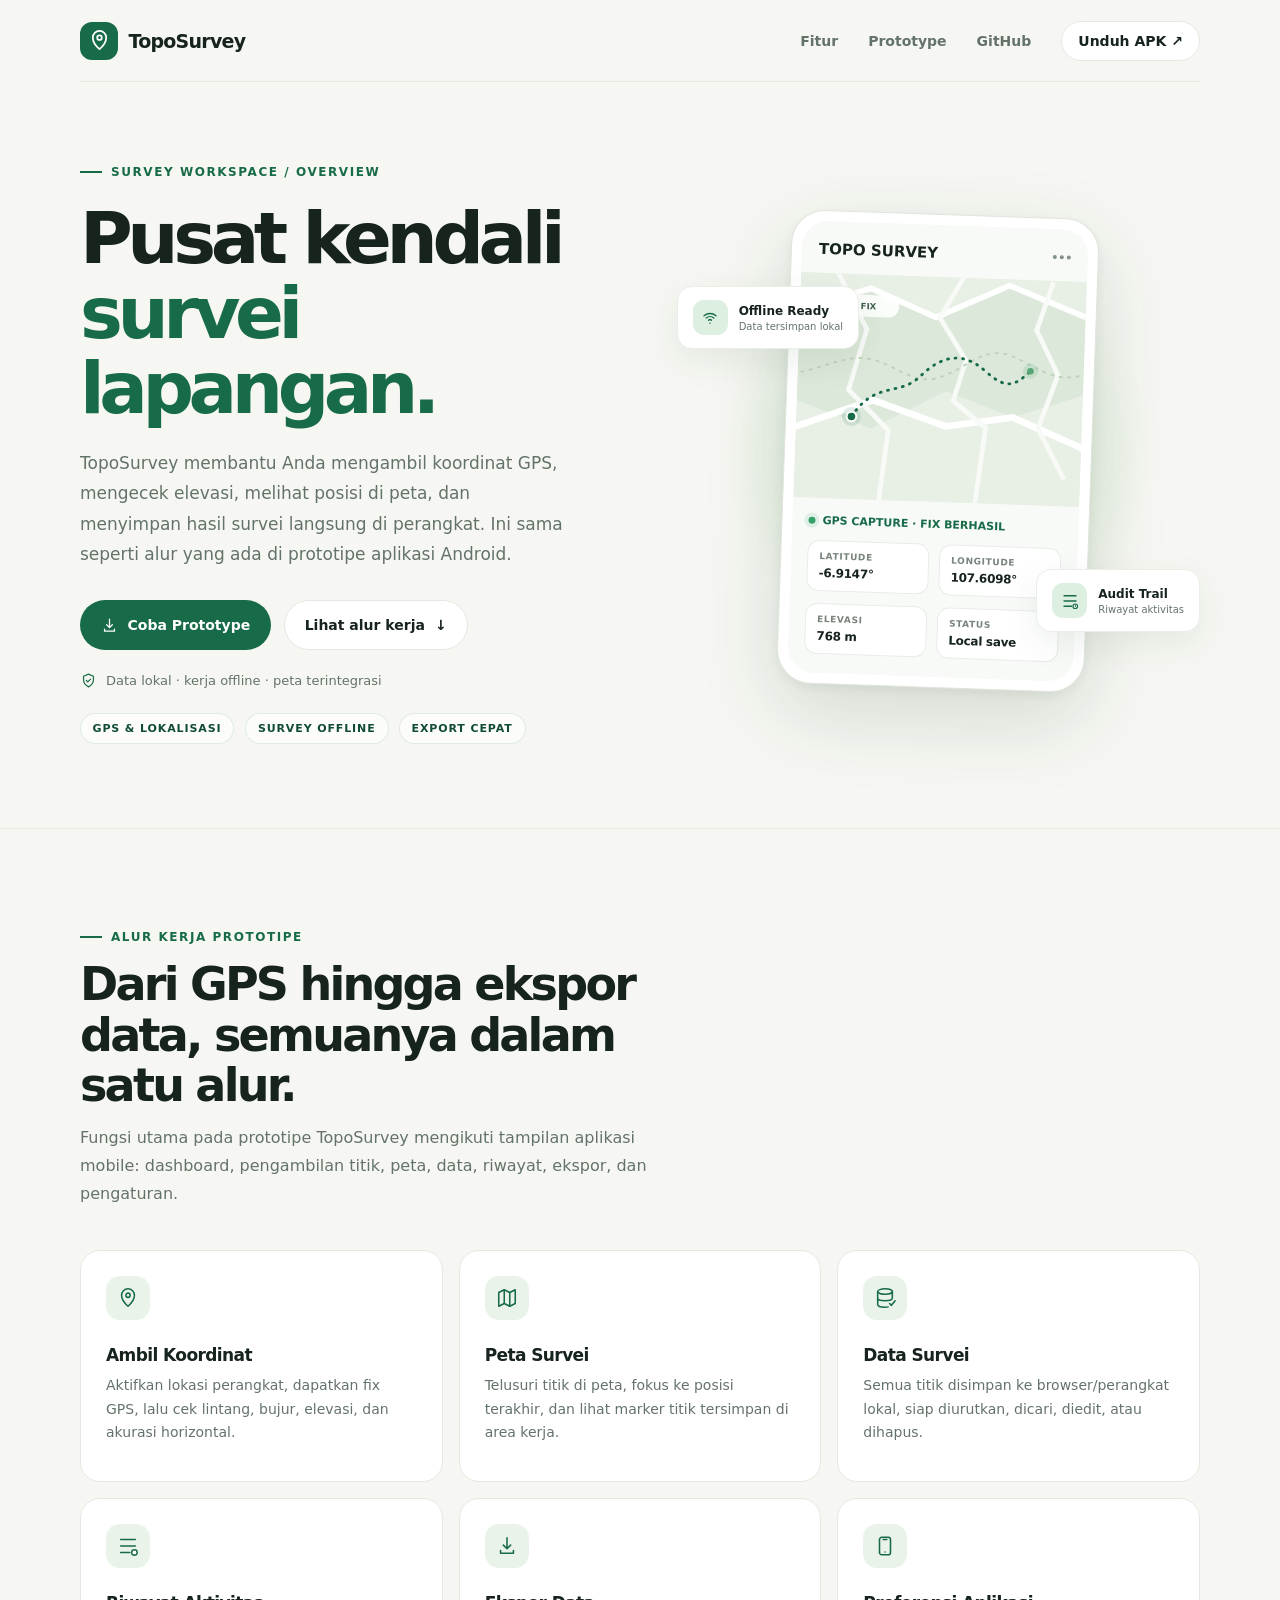
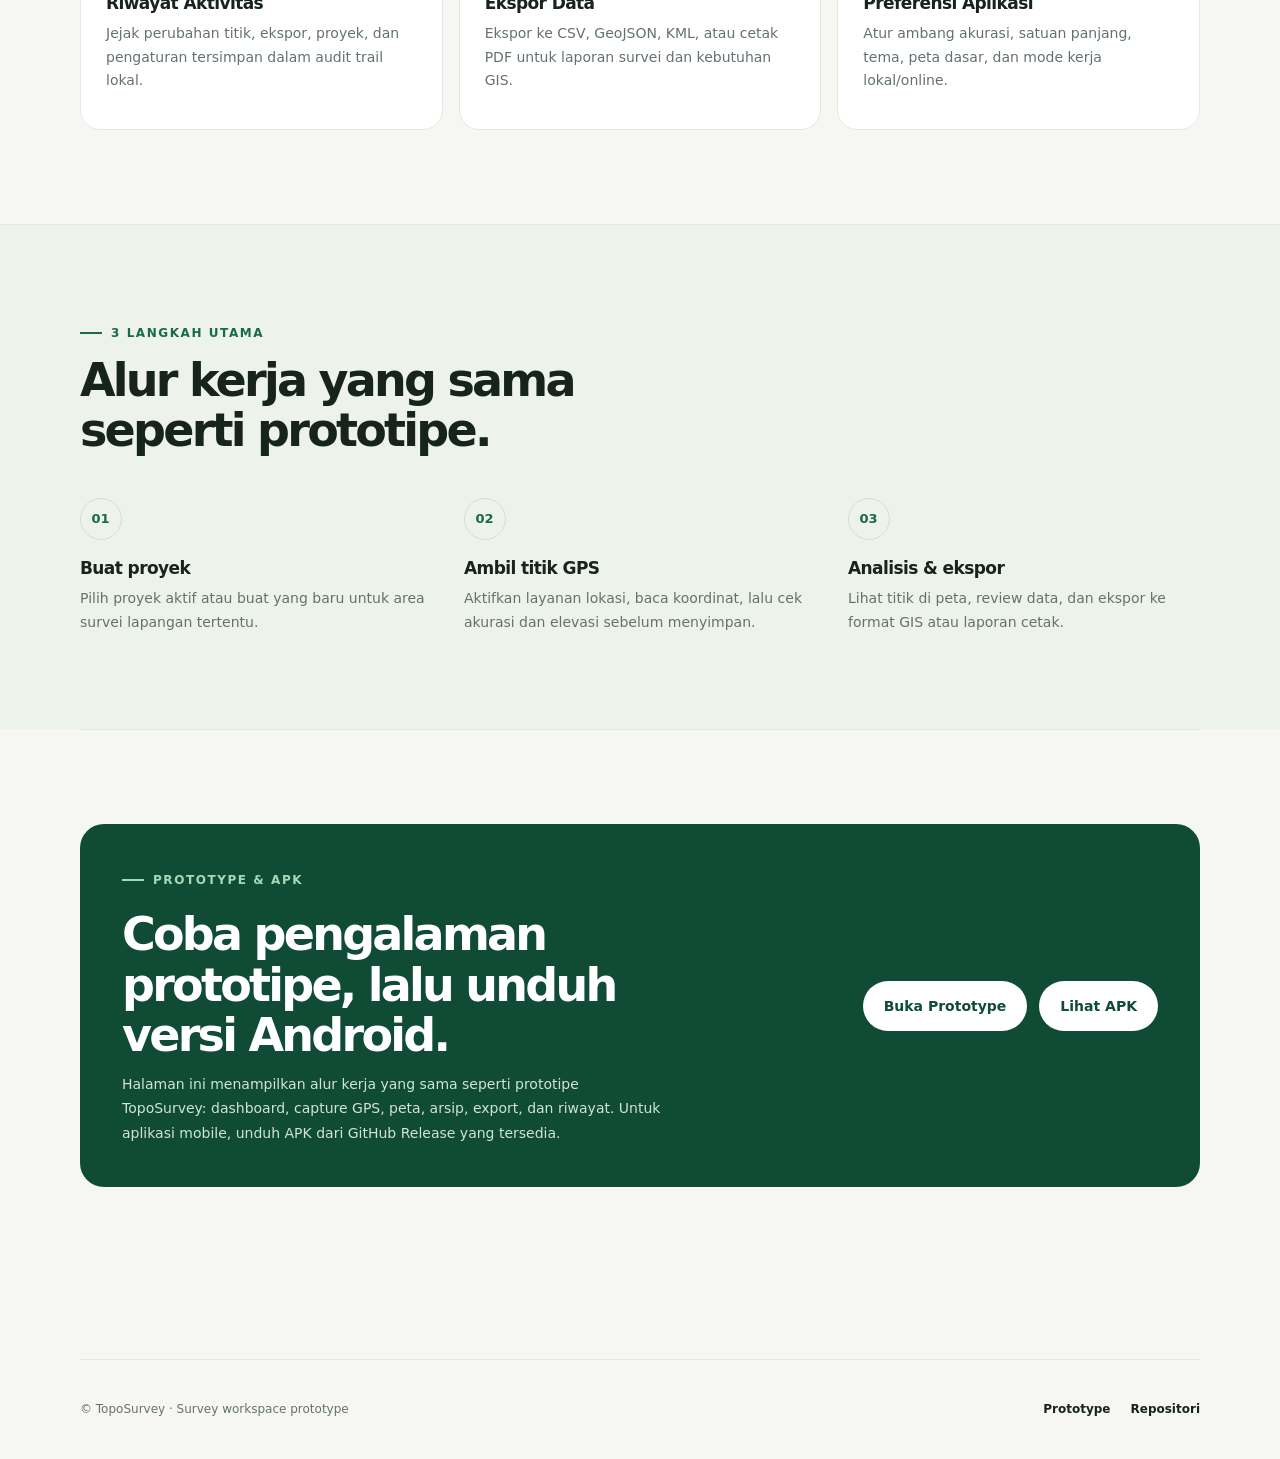
<file: index.html>
<!doctype html>
<html lang="id">
  <head>
    <meta charset="utf-8">
    <meta name="viewport" content="width=device-width, initial-scale=1">
    <meta name="theme-color" content="#f6f7f2">
    <meta
      name="description"
      content="TopoSurvey membantu mencatat koordinat dan elevasi, melihat titik di peta, dan menyimpan hasil survei secara offline di Android."
    >
    <title>TopoSurvey — Survei lapangan, lebih sederhana</title>
    <style>
      :root {
        color-scheme: light;
        --ink: #17231d;
        --muted: #64736a;
        --green: #176b48;
        --green-dark: #104c35;
        --mint: #dcefe1;
        --paper: #f6f7f2;
        --line: #e3e9e1;
        --white: #fff;
        font-family: Inter, ui-sans-serif, system-ui, -apple-system, BlinkMacSystemFont, "Segoe UI", sans-serif;
        font-synthesis: none;
        text-rendering: optimizeLegibility;
        -webkit-font-smoothing: antialiased;
        -moz-osx-font-smoothing: grayscale;
      }

      * {
        box-sizing: border-box;
      }

      html {
        scroll-behavior: smooth;
      }

      body {
        margin: 0;
        background: var(--paper);
        color: var(--ink);
      }

      a {
        color: inherit;
      }

      .shell {
        width: min(1120px, calc(100% - 48px));
        margin: 0 auto;
      }

      .site-header {
        display: flex;
        min-height: 82px;
        align-items: center;
        justify-content: space-between;
        border-bottom: 1px solid var(--line);
      }

      .brand {
        display: inline-flex;
        align-items: center;
        gap: 11px;
        color: var(--ink);
        font-size: 19px;
        font-weight: 750;
        letter-spacing: -0.04em;
        text-decoration: none;
      }

      .brand-mark {
        display: grid;
        width: 38px;
        height: 38px;
        place-items: center;
        border-radius: 12px;
        background: var(--green);
        color: var(--white);
      }

      .brand-mark svg {
        width: 23px;
        height: 23px;
      }

      .nav-links {
        display: flex;
        align-items: center;
        gap: 30px;
        color: var(--muted);
        font-size: 14px;
        font-weight: 600;
      }

      .nav-links a {
        text-decoration: none;
      }

      .nav-links a:hover,
      .text-link:hover {
        color: var(--green);
      }

      .nav-links .nav-cta {
        padding: 11px 16px;
        border: 1px solid var(--line);
        border-radius: 999px;
        background: var(--white);
        color: var(--ink);
      }

      .hero {
        display: grid;
        min-height: 650px;
        grid-template-columns: 1.02fr 0.98fr;
        align-items: center;
        gap: 52px;
        padding: 76px 0 84px;
      }

      .eyebrow {
        display: inline-flex;
        align-items: center;
        gap: 9px;
        margin: 0 0 22px;
        color: var(--green);
        font-size: 12px;
        font-weight: 800;
        letter-spacing: 0.13em;
        text-transform: uppercase;
      }

      .eyebrow::before {
        width: 22px;
        height: 2px;
        background: currentColor;
        content: "";
      }

      h1,
      h2,
      h3,
      p {
        margin-top: 0;
      }

      h1 {
        max-width: 610px;
        margin-bottom: 22px;
        font-size: clamp(44px, 6vw, 72px);
        font-weight: 760;
        letter-spacing: -0.075em;
        line-height: 1.04;
      }

      h1 span {
        color: var(--green);
      }

      .hero-copy {
        max-width: 490px;
        margin-bottom: 30px;
        color: var(--muted);
        font-size: 17px;
        line-height: 1.8;
      }

      .actions {
        display: flex;
        flex-wrap: wrap;
        align-items: center;
        gap: 12px;
      }

      .button {
        display: inline-flex;
        min-height: 50px;
        align-items: center;
        justify-content: center;
        gap: 10px;
        padding: 0 20px;
        border: 1px solid transparent;
        border-radius: 999px;
        font-size: 14px;
        font-weight: 700;
        text-decoration: none;
        transition: transform 160ms ease, background 160ms ease;
      }

      .button:hover {
        transform: translateY(-2px);
      }

      .button-primary {
        background: var(--green);
        color: var(--white);
      }

      .button-primary:hover {
        background: var(--green-dark);
      }

      .button-secondary {
        border-color: var(--line);
        background: var(--white);
      }

      .button svg {
        width: 17px;
        height: 17px;
      }

      .trust-note {
        display: flex;
        align-items: center;
        gap: 9px;
        margin: 22px 0 0;
        color: var(--muted);
        font-size: 13px;
      }

      .trust-note svg {
        width: 17px;
        height: 17px;
        flex: 0 0 auto;
        color: var(--green);
      }

      .hero-metrics {
        display: flex;
        flex-wrap: wrap;
        gap: 10px;
        margin-top: 24px;
      }

      .hero-metrics span {
        padding: 8px 12px;
        border: 1px solid rgba(23, 107, 72, 0.12);
        border-radius: 999px;
        background: rgba(255, 255, 255, 0.7);
        color: var(--green-dark);
        font-size: 11px;
        font-weight: 700;
        letter-spacing: 0.08em;
        text-transform: uppercase;
      }

      .preview-wrap {
        position: relative;
        display: grid;
        min-height: 455px;
        place-items: center;
      }

      .preview-glow {
        position: absolute;
        width: min(430px, 100%);
        aspect-ratio: 1;
        border-radius: 50%;
        background: radial-gradient(circle, #e0eddb 0, #e0eddb 35%, transparent 70%);
      }

      .phone {
        position: relative;
        width: min(308px, 78%);
        padding: 10px;
        border: 1px solid #dfe5dc;
        border-radius: 34px;
        background: #fff;
        box-shadow: 0 28px 80px #173a2426, 0 4px 12px #173a2410;
        transform: rotate(2deg);
      }

      .phone-screen {
        overflow: hidden;
        border-radius: 26px;
        background: #f8faf7;
      }

      .phone-top {
        display: flex;
        align-items: center;
        justify-content: space-between;
        padding: 19px 17px 15px;
      }

      .phone-title {
        margin: 0;
        font-size: 15px;
        font-weight: 750;
      }

      .phone-menu {
        display: flex;
        gap: 3px;
      }

      .phone-menu i {
        width: 4px;
        height: 4px;
        border-radius: 50%;
        background: #849188;
      }

      .map-art {
        display: block;
        width: 100%;
        height: 225px;
        background: #e8efe5;
      }

      .phone-data {
        padding: 16px 16px 19px;
      }

      .gps-status {
        display: flex;
        align-items: center;
        gap: 7px;
        margin-bottom: 13px;
        color: var(--green);
        font-size: 11px;
        font-weight: 750;
      }

      .gps-status::before {
        width: 7px;
        height: 7px;
        border-radius: 50%;
        background: #36a269;
        box-shadow: 0 0 0 4px #36a26920;
        content: "";
      }

      .reading {
        display: grid;
        grid-template-columns: 1fr 1fr;
        gap: 12px 10px;
      }

      .reading-item {
        padding: 10px 11px;
        border: 1px solid #e8ede7;
        border-radius: 12px;
        background: #fff;
      }

      .reading-label {
        display: block;
        margin-bottom: 5px;
        color: #78847b;
        font-size: 9px;
        font-weight: 700;
        letter-spacing: 0.07em;
        text-transform: uppercase;
      }

      .reading-value {
        display: block;
        font-size: 12px;
        font-weight: 750;
        letter-spacing: -0.025em;
      }

      .float-card {
        position: absolute;
        display: flex;
        align-items: center;
        gap: 11px;
        padding: 13px 15px;
        border: 1px solid #e9eee7;
        border-radius: 15px;
        background: var(--white);
        box-shadow: 0 12px 35px #173a2414;
      }

      .float-card.history {
        right: 0;
        bottom: 56px;
      }

      .float-card.offline {
        top: 72px;
        left: 0;
      }

      .float-icon {
        display: grid;
        width: 35px;
        height: 35px;
        flex: 0 0 auto;
        place-items: center;
        border-radius: 11px;
        background: var(--mint);
        color: var(--green);
      }

      .float-icon svg {
        width: 18px;
        height: 18px;
      }

      .float-card strong,
      .float-card small {
        display: block;
      }

      .float-card strong {
        margin-bottom: 3px;
        font-size: 12px;
      }

      .float-card small {
        color: var(--muted);
        font-size: 10px;
      }

      .section {
        padding: 94px 0;
        border-top: 1px solid var(--line);
      }

      .section-heading {
        max-width: 600px;
        margin-bottom: 42px;
      }

      .section-heading .eyebrow {
        margin-bottom: 15px;
      }

      h2 {
        margin-bottom: 13px;
        font-size: clamp(32px, 4vw, 46px);
        letter-spacing: -0.06em;
        line-height: 1.1;
      }

      .section-heading > p:last-child {
        margin-bottom: 0;
        color: var(--muted);
        font-size: 16px;
        line-height: 1.75;
      }

      .features {
        display: grid;
        grid-template-columns: repeat(3, 1fr);
        gap: 16px;
      }

      .feature-card {
        min-height: 232px;
        padding: 25px;
        border: 1px solid var(--line);
        border-radius: 20px;
        background: var(--white);
      }

      .feature-icon {
        display: grid;
        width: 44px;
        height: 44px;
        margin-bottom: 25px;
        place-items: center;
        border-radius: 14px;
        background: #eaf3e9;
        color: var(--green);
      }

      .feature-icon svg {
        width: 22px;
        height: 22px;
      }

      h3 {
        margin-bottom: 9px;
        font-size: 17px;
        letter-spacing: -0.035em;
      }

      .feature-card p {
        margin-bottom: 0;
        color: var(--muted);
        font-size: 14px;
        line-height: 1.7;
      }

      .how-section {
        background: #edf2eb;
      }

      .steps {
        display: grid;
        grid-template-columns: repeat(3, 1fr);
        gap: 32px;
        counter-reset: step;
      }

      .step {
        counter-increment: step;
      }

      .step-number {
        display: grid;
        width: 42px;
        height: 42px;
        margin-bottom: 18px;
        place-items: center;
        border: 1px solid #d1dfd1;
        border-radius: 50%;
        color: var(--green);
        font-size: 13px;
        font-weight: 800;
      }

      .step-number::before {
        content: "0" counter(step);
      }

      .step p {
        margin-bottom: 0;
        color: var(--muted);
        font-size: 14px;
        line-height: 1.7;
      }

      .download {
        display: flex;
        align-items: center;
        justify-content: space-between;
        gap: 32px;
        padding: 42px;
        border-radius: 24px;
        background: var(--green-dark);
        color: var(--white);
      }

      .download .eyebrow {
        color: #a9d8b8;
      }

      .download h2 {
        max-width: 510px;
        margin-bottom: 11px;
      }

      .download-copy {
        max-width: 540px;
        margin-bottom: 0;
        color: #d2e3d6;
        font-size: 14px;
        line-height: 1.75;
      }

      .download .button {
        flex: 0 0 auto;
        background: var(--white);
        color: var(--green-dark);
      }

      .download .button:hover {
        background: #e8f4e9;
      }

      .site-footer {
        display: flex;
        min-height: 100px;
        align-items: center;
        justify-content: space-between;
        gap: 20px;
        margin-top: 78px;
        border-top: 1px solid var(--line);
        color: var(--muted);
        font-size: 12px;
      }

      .site-footer p {
        margin: 0;
      }

      .footer-links {
        display: flex;
        gap: 20px;
      }

      .text-link {
        color: var(--ink);
        font-weight: 650;
        text-decoration: none;
      }

      .brand {
        animation: fadeInDown 0.7s ease both;
      }

      .brand-mark {
        animation: pulseSoft 4s ease-in-out infinite;
      }

      .nav-links a {
        animation: fadeInUp 0.8s ease both;
      }

      .nav-links a:nth-child(1) { animation-delay: 0.05s; }
      .nav-links a:nth-child(2) { animation-delay: 0.12s; }
      .nav-links a:nth-child(3) { animation-delay: 0.18s; }
      .nav-links a:nth-child(4) { animation-delay: 0.24s; }

      .eyebrow,
      .hero-content h1,
      .hero-copy,
      .actions,
      .trust-note,
      .hero-metrics {
        animation: fadeInUp 0.9s ease both;
      }

      .hero-content h1 { animation-delay: 0.08s; }
      .hero-copy { animation-delay: 0.16s; }
      .actions { animation-delay: 0.22s; }
      .trust-note { animation-delay: 0.28s; }
      .hero-metrics { animation-delay: 0.34s; }

      .button-primary { animation: buttonPulse 4s ease-in-out infinite; }
      .button-secondary { animation: driftSway 6s ease-in-out infinite; }

      .preview-glow {
        animation: glowPulse 4.8s ease-in-out infinite;
      }

      .phone {
        animation: floatPhone 7s ease-in-out infinite;
      }

      .phone-screen {
        animation: tiltSoft 7s ease-in-out infinite alternate;
      }

      .float-card.offline {
        animation: floatCardOne 5.4s ease-in-out infinite;
      }

      .float-card.history {
        animation: floatCardTwo 6.8s ease-in-out infinite;
      }

      .feature-card:nth-child(1) { animation: cardRise 0.7s 0.05s both; }
      .feature-card:nth-child(2) { animation: cardRise 0.7s 0.1s both; }
      .feature-card:nth-child(3) { animation: cardRise 0.7s 0.15s both; }
      .feature-card:nth-child(4) { animation: cardRise 0.7s 0.2s both; }
      .feature-card:nth-child(5) { animation: cardRise 0.7s 0.25s both; }
      .feature-card:nth-child(6) { animation: cardRise 0.7s 0.3s both; }

      .step:nth-child(1) { animation: slideInLeft 0.8s ease both; }
      .step:nth-child(2) { animation: slideInUp 0.8s ease both; }
      .step:nth-child(3) { animation: slideInRight 0.8s ease both; }

      .download {
        animation: zoomInCard 0.9s ease both;
      }

      .site-footer {
        animation: fadeInUp 0.9s ease both;
      }

      @keyframes fadeInDown {
        from {
          opacity: 0;
          transform: translateY(-18px);
        }
        to {
          opacity: 1;
          transform: translateY(0);
        }
      }

      @keyframes fadeInUp {
        from {
          opacity: 0;
          transform: translateY(18px);
        }
        to {
          opacity: 1;
          transform: translateY(0);
        }
      }

      @keyframes pulseSoft {
        0%, 100% { transform: scale(1); box-shadow: 0 12px 28px rgba(23, 107, 72, 0.2); }
        50% { transform: scale(1.05); box-shadow: 0 18px 32px rgba(23, 107, 72, 0.28); }
      }

      @keyframes buttonPulse {
        0%, 100% { transform: translateY(0); }
        50% { transform: translateY(-2px) scale(1.01); }
      }

      @keyframes driftSway {
        0%, 100% { transform: rotate(0deg) translateX(0); }
        50% { transform: rotate(-1.5deg) translateX(2px); }
      }

      @keyframes glowPulse {
        0%, 100% { transform: scale(0.96); opacity: 0.7; }
        50% { transform: scale(1.08); opacity: 1; }
      }

      @keyframes floatPhone {
        0%, 100% { transform: translateY(0) rotate(2deg); }
        50% { transform: translateY(-12px) rotate(1deg); }
      }

      @keyframes tiltSoft {
        0% { transform: perspective(1000px) rotateX(0deg) rotateY(0deg); }
        100% { transform: perspective(1000px) rotateX(2deg) rotateY(-2deg); }
      }

      @keyframes floatCardOne {
        0%, 100% { transform: translateY(0) translateX(0); }
        50% { transform: translateY(-10px) translateX(6px); }
      }

      @keyframes floatCardTwo {
        0%, 100% { transform: translateY(0) translateX(0); }
        50% { transform: translateY(-14px) translateX(-6px); }
      }

      @keyframes cardRise {
        from {
          opacity: 0;
          transform: translateY(20px);
        }
        to {
          opacity: 1;
          transform: translateY(0);
        }
      }

      @keyframes slideInLeft {
        from { opacity: 0; transform: translateX(-22px); }
        to { opacity: 1; transform: translateX(0); }
      }

      @keyframes slideInUp {
        from { opacity: 0; transform: translateY(20px); }
        to { opacity: 1; transform: translateY(0); }
      }

      @keyframes slideInRight {
        from { opacity: 0; transform: translateX(22px); }
        to { opacity: 1; transform: translateX(0); }
      }

      @keyframes zoomInCard {
        from {
          opacity: 0;
          transform: scale(0.97);
        }
        to {
          opacity: 1;
          transform: scale(1);
        }
      }

      @keyframes floatingBadge {
        0%, 100% { transform: translateY(0); }
        50% { transform: translateY(-8px); }
      }

      @keyframes orbitGlow {
        0%, 100% { opacity: 0.5; transform: scale(1); }
        50% { opacity: 1; transform: scale(1.08); }
      }

      @keyframes shimmer {
        0% { background-position: -200% 0; }
        100% { background-position: 200% 0; }
      }

      @keyframes spinSlow {
        from { transform: rotate(0deg); }
        to { transform: rotate(360deg); }
      }

      @keyframes breathe {
        0%, 100% { transform: scale(1); opacity: 0.92; }
        50% { transform: scale(1.04); opacity: 1; }
      }

      @keyframes ripple {
        0% { box-shadow: 0 0 0 0 rgba(23, 107, 72, 0.25); }
        70% { box-shadow: 0 0 0 18px rgba(23, 107, 72, 0); }
        100% { box-shadow: 0 0 0 0 rgba(23, 107, 72, 0); }
      }

      @keyframes pulseHalo {
        0%, 100% { transform: scale(1); opacity: 0.5; }
        50% { transform: scale(1.12); opacity: 1; }
      }

      @keyframes badgePop {
        0%, 100% { transform: scale(1); }
        50% { transform: scale(1.08); }
      }

      @keyframes navFloat {
        0%, 100% { transform: translateY(0); }
        50% { transform: translateY(-2px); }
      }

      @keyframes mapScan {
        0% { background-position: 0% 50%; }
        100% { background-position: 100% 50%; }
      }

      @keyframes stepHighlight {
        0%, 100% { box-shadow: 0 0 0 rgba(23, 107, 72, 0); }
        50% { box-shadow: 0 0 0 6px rgba(23, 107, 72, 0.08); }
      }

      .hero-metrics span {
        animation: badgePop 3.2s ease-in-out infinite;
      }

      .hero-metrics span:nth-child(2) { animation-delay: 0.2s; }
      .hero-metrics span:nth-child(3) { animation-delay: 0.4s; }

      .nav-links .nav-cta {
        animation: navFloat 5s ease-in-out infinite;
      }

      .feature-card {
        animation: cardRise 0.9s ease both;
      }

      .feature-card:hover .feature-icon {
        animation: ripple 1.3s ease-out infinite;
      }

      .site-header {
        animation: fadeInDown 0.8s ease both;
      }

      @media (max-width: 820px) {
        .hero {
          min-height: auto;
          grid-template-columns: 1fr;
          gap: 10px;
          padding: 72px 0 42px;
        }

        .hero-content {
          max-width: 650px;
        }

        .preview-wrap {
          min-height: 425px;
        }

        .features {
          grid-template-columns: repeat(2, 1fr);
        }

        .steps {
          gap: 20px;
        }
      }

      @media (max-width: 560px) {
        .shell {
          width: min(100% - 36px, 1120px);
        }

        .site-header {
          min-height: 72px;
        }

        .nav-links {
          gap: 14px;
          font-size: 12px;
        }

        .nav-links .nav-cta {
          padding: 9px 12px;
        }

        .nav-links a[href="#fitur"] {
          display: none;
        }

        .hero {
          padding-top: 56px;
        }

        h1 {
          font-size: clamp(42px, 12vw, 58px);
        }

        .hero-copy {
          font-size: 15px;
        }

        .preview-wrap {
          min-height: 385px;
        }

        .phone {
          width: min(280px, 76%);
        }

        .map-art {
          height: 200px;
        }

        .float-card.offline {
          top: 45px;
          left: -4px;
        }

        .float-card.history {
          right: -4px;
          bottom: 36px;
        }

        .section {
          padding: 68px 0;
        }

        .features,
        .steps {
          grid-template-columns: 1fr;
        }

        .feature-card {
          min-height: 0;
        }

        .feature-icon {
          margin-bottom: 18px;
        }

        .download {
          align-items: flex-start;
          flex-direction: column;
          padding: 28px 24px;
        }

        .site-footer {
          align-items: flex-start;
          flex-direction: column;
          justify-content: center;
          padding: 24px 0;
        }
      }

      @media (prefers-reduced-motion: reduce) {
        html {
          scroll-behavior: auto;
        }

        *,
        *::before,
        *::after {
          transition-duration: 0.01ms !important;
        }
      }
    </style>
  </head>
  <body>
    <header class="shell site-header">
      <a class="brand" href="./" aria-label="TopoSurvey beranda">
        <span class="brand-mark" aria-hidden="true">
          <svg viewBox="0 0 24 24" fill="none">
            <path d="M12 21s7-6.1 7-12a7 7 0 1 0-14 0c0 5.9 7 12 7 12Z" stroke="currentColor" stroke-width="1.8"/>
            <circle cx="12" cy="9" r="2.4" stroke="currentColor" stroke-width="1.8"/>
          </svg>
        </span>
        TopoSurvey
      </a>
      <nav class="nav-links" aria-label="Navigasi utama">
        <a href="#fitur">Fitur</a>
        <a href="Prototype/index.html">Prototype</a>
        <a href="https://github.com/SIG-3B/Toposurvey">GitHub</a>
        <a class="nav-cta" href="https://github.com/SIG-3B/Toposurvey/releases/latest">Unduh APK <span aria-hidden="true">↗</span></a>
      </nav>
    </header>

    <main>
      <section class="shell hero" aria-labelledby="hero-title">
        <div class="hero-content">
          <p class="eyebrow">SURVEY WORKSPACE / OVERVIEW</p>
          <h1 id="hero-title">Pusat kendali <span>survei lapangan.</span></h1>
          <p class="hero-copy">
            TopoSurvey membantu Anda mengambil koordinat GPS, mengecek elevasi,
            melihat posisi di peta, dan menyimpan hasil survei langsung di perangkat.
            Ini sama seperti alur yang ada di prototipe aplikasi Android.
          </p>
          <div class="actions">
            <a class="button button-primary" href="Prototype/index.html">
              <svg viewBox="0 0 24 24" fill="none" aria-hidden="true">
                <path d="M12 3v12m0 0 4-4m-4 4-4-4M5 17v3h14v-3" stroke="currentColor" stroke-width="1.8" stroke-linecap="round" stroke-linejoin="round"/>
              </svg>
              Coba Prototype
            </a>
            <a class="button button-secondary" href="#fitur">Lihat alur kerja <span aria-hidden="true">↓</span></a>
          </div>
          <p class="trust-note">
            <svg viewBox="0 0 24 24" fill="none" aria-hidden="true">
              <path d="M12 3 5 6v5c0 4.5 2.8 7.7 7 10 4.2-2.3 7-5.5 7-10V6l-7-3Z" stroke="currentColor" stroke-width="1.7" stroke-linejoin="round"/>
              <path d="m9 12 2 2 4-4" stroke="currentColor" stroke-width="1.7" stroke-linecap="round" stroke-linejoin="round"/>
            </svg>
            Data lokal · kerja offline · peta terintegrasi
          </p>
          <div class="hero-metrics" aria-label="Statistik produk">
            <span>GPS & lokalisasi</span>
            <span>Survey offline</span>
            <span>Export cepat</span>
          </div>
        </div>

        <div class="preview-wrap" aria-label="Ilustrasi prototipe TopoSurvey">
          <div class="preview-glow" aria-hidden="true"></div>
          <div class="phone">
            <div class="phone-screen">
              <div class="phone-top">
                <p class="phone-title">TOPO SURVEY</p>
                <span class="phone-menu" aria-hidden="true"><i></i><i></i><i></i></span>
              </div>
              <svg class="map-art" viewBox="0 0 300 225" role="img" aria-label="Ilustrasi prototipe survei peta">
                <rect width="300" height="225" fill="#e8efe5"/>
                <path d="M-20 39 74 9l69 28 76-36 98 37v70l-90 31-71-25-77 42-99-34Z" fill="#dce8d9"/>
                <path d="m-20 39 94-30 69 28 76-36 98 37" fill="none" stroke="#fff" stroke-width="6"/>
                <path d="m-15 162 95-36 77 25 70-12 91 37" fill="none" stroke="#fff" stroke-width="7"/>
                <path d="M38-8 71 52l-17 64 43 41-8 80M171-6l-24 43 29 44-12 43 35 27-9 85M265-4l-16 51 24 46-19 57 29 52" fill="none" stroke="#f8faf7" stroke-width="5"/>
                <path d="M-6 101c34-6 54-22 81-18s47 28 76 16 45-36 76-23 47 28 80 13" fill="none" stroke="#bfd3bc" stroke-width="2" stroke-dasharray="4 5"/>
                <path d="M58 144c24-39 49-22 71-45s44-27 67-8 31 16 48-1" fill="none" stroke="#176b48" stroke-width="3" stroke-linecap="round" stroke-dasharray="1 7"/>
                <circle cx="58" cy="144" r="10" fill="#176b48" fill-opacity=".12"/>
                <circle cx="58" cy="144" r="5" fill="#176b48" stroke="#fff" stroke-width="2"/>
                <circle cx="244" cy="90" r="8" fill="#55a576" fill-opacity=".16"/>
                <circle cx="244" cy="90" r="3.5" fill="#55a576"/>
                <rect x="18" y="16" width="86" height="23" rx="11.5" fill="#fff" fill-opacity=".9"/>
                <circle cx="30" cy="27.5" r="3" fill="#55a576"/>
                <text x="40" y="31" fill="#42634d" font-size="9" font-family="system-ui, sans-serif" font-weight="650">GPS FIX</text>
              </svg>
              <div class="phone-data">
                <div class="gps-status">GPS CAPTURE · FIX BERHASIL</div>
                <div class="reading">
                  <div class="reading-item">
                    <span class="reading-label">Latitude</span>
                    <span class="reading-value">-6.9147°</span>
                  </div>
                  <div class="reading-item">
                    <span class="reading-label">Longitude</span>
                    <span class="reading-value">107.6098°</span>
                  </div>
                  <div class="reading-item">
                    <span class="reading-label">Elevasi</span>
                    <span class="reading-value">768 m</span>
                  </div>
                  <div class="reading-item">
                    <span class="reading-label">Status</span>
                    <span class="reading-value">Local save</span>
                  </div>
                </div>
              </div>
            </div>
          </div>
          <div class="float-card offline">
            <span class="float-icon" aria-hidden="true">
              <svg viewBox="0 0 24 24" fill="none"><path d="M4 9a12 12 0 0 1 16 0M7 12a7.5 7.5 0 0 1 10 0m-7 3a3 3 0 0 1 4 0M12 19h.01" stroke="currentColor" stroke-width="1.8" stroke-linecap="round"/></svg>
            </span>
            <span><strong>Offline Ready</strong><small>Data tersimpan lokal</small></span>
          </div>
          <div class="float-card history">
            <span class="float-icon" aria-hidden="true">
              <svg viewBox="0 0 24 24" fill="none"><path d="M4 5h16M4 12h16M4 19h10" stroke="currentColor" stroke-width="1.8" stroke-linecap="round"/><circle cx="19" cy="19" r="3" fill="#fff" stroke="currentColor" stroke-width="1.6"/><path d="M19 17.5V19l1 1" stroke="currentColor" stroke-width="1.3" stroke-linecap="round"/></svg>
            </span>
            <span><strong>Audit Trail</strong><small>Riwayat aktivitas</small></span>
          </div>
        </div>
      </section>

      <section class="section" id="fitur" aria-labelledby="features-title">
        <div class="shell">
          <div class="section-heading">
            <p class="eyebrow">ALUR KERJA PROTOTIPE</p>
            <h2 id="features-title">Dari GPS hingga ekspor data, semuanya dalam satu alur.</h2>
            <p>Fungsi utama pada prototipe TopoSurvey mengikuti tampilan aplikasi mobile: dashboard, pengambilan titik, peta, data, riwayat, ekspor, dan pengaturan.</p>
          </div>
          <div class="features">
            <article class="feature-card">
              <span class="feature-icon" aria-hidden="true">
                <svg viewBox="0 0 24 24" fill="none"><path d="M12 21s7-6.1 7-12a7 7 0 1 0-14 0c0 5.9 7 12 7 12Z" stroke="currentColor" stroke-width="1.7"/><circle cx="12" cy="9" r="2.3" stroke="currentColor" stroke-width="1.7"/></svg>
              </span>
              <h3>Ambil Koordinat</h3>
              <p>Aktifkan lokasi perangkat, dapatkan fix GPS, lalu cek lintang, bujur, elevasi, dan akurasi horizontal.</p>
            </article>
            <article class="feature-card">
              <span class="feature-icon" aria-hidden="true">
                <svg viewBox="0 0 24 24" fill="none"><path d="m3 6 6-3 6 3 6-3v15l-6 3-6-3-6 3V6Z" stroke="currentColor" stroke-width="1.7" stroke-linejoin="round"/><path d="M9 3v15m6-12v15" stroke="currentColor" stroke-width="1.7"/></svg>
              </span>
              <h3>Peta Survei</h3>
              <p>Telusuri titik di peta, fokus ke posisi terakhir, dan lihat marker titik tersimpan di area kerja.</p>
            </article>
            <article class="feature-card">
              <span class="feature-icon" aria-hidden="true">
                <svg viewBox="0 0 24 24" fill="none"><ellipse cx="12" cy="5" rx="8" ry="3" stroke="currentColor" stroke-width="1.7"/><path d="M4 5v7c0 1.7 3.6 3 8 3s8-1.3 8-3V5M4 12v7c0 1.7 3.6 3 8 3 1.5 0 2.9-.2 4-.6" stroke="currentColor" stroke-width="1.7"/><path d="m17 18 2 2 4-5" stroke="currentColor" stroke-width="1.7" stroke-linecap="round" stroke-linejoin="round"/></svg>
              </span>
              <h3>Data Survei</h3>
              <p>Semua titik disimpan ke browser/perangkat lokal, siap diurutkan, dicari, diedit, atau dihapus.</p>
            </article>
            <article class="feature-card">
              <span class="feature-icon" aria-hidden="true">
                <svg viewBox="0 0 24 24" fill="none"><path d="M4 5h16M4 12h16M4 19h10" stroke="currentColor" stroke-width="1.7" stroke-linecap="round"/><circle cx="19" cy="19" r="3" fill="#fff" stroke="currentColor" stroke-width="1.6"/></svg>
              </span>
              <h3>Riwayat Aktivitas</h3>
              <p>Jejak perubahan titik, ekspor, proyek, dan pengaturan tersimpan dalam audit trail lokal.</p>
            </article>
            <article class="feature-card">
              <span class="feature-icon" aria-hidden="true">
                <svg viewBox="0 0 24 24" fill="none"><path d="M12 3v12m0 0 4-4m-4 4-4-4M5 17v3h14v-3" stroke="currentColor" stroke-width="1.7" stroke-linecap="round" stroke-linejoin="round"/></svg>
              </span>
              <h3>Ekspor Data</h3>
              <p>Ekspor ke CSV, GeoJSON, KML, atau cetak PDF untuk laporan survei dan kebutuhan GIS.</p>
            </article>
            <article class="feature-card">
              <span class="feature-icon" aria-hidden="true">
                <svg viewBox="0 0 24 24" fill="none"><rect x="6" y="2.5" width="12" height="19" rx="2.5" stroke="currentColor" stroke-width="1.7"/><path d="M10 5h4m-2 13.5h.01" stroke="currentColor" stroke-width="1.7" stroke-linecap="round"/></svg>
              </span>
              <h3>Preferensi Aplikasi</h3>
              <p>Atur ambang akurasi, satuan panjang, tema, peta dasar, dan mode kerja lokal/online.</p>
            </article>
          </div>
        </div>
      </section>

      <section class="section how-section" aria-labelledby="steps-title">
        <div class="shell">
          <div class="section-heading">
            <p class="eyebrow">3 LANGKAH UTAMA</p>
            <h2 id="steps-title">Alur kerja yang sama seperti prototipe.</h2>
          </div>
          <div class="steps">
            <article class="step">
              <span class="step-number" aria-hidden="true"></span>
              <h3>Buat proyek</h3>
              <p>Pilih proyek aktif atau buat yang baru untuk area survei lapangan tertentu.</p>
            </article>
            <article class="step">
              <span class="step-number" aria-hidden="true"></span>
              <h3>Ambil titik GPS</h3>
              <p>Aktifkan layanan lokasi, baca koordinat, lalu cek akurasi dan elevasi sebelum menyimpan.</p>
            </article>
            <article class="step">
              <span class="step-number" aria-hidden="true"></span>
              <h3>Analisis & ekspor</h3>
              <p>Lihat titik di peta, review data, dan ekspor ke format GIS atau laporan cetak.</p>
            </article>
          </div>
        </div>
      </section>

      <section class="shell section" id="unduh" aria-labelledby="download-title">
        <div class="download">
          <div>
            <p class="eyebrow">PROTOTYPE & APK</p>
            <h2 id="download-title">Coba pengalaman prototipe, lalu unduh versi Android.</h2>
            <p class="download-copy">
              Halaman ini menampilkan alur kerja yang sama seperti prototipe TopoSurvey:
              dashboard, capture GPS, peta, arsip, export, dan riwayat. Untuk aplikasi mobile,
              unduh APK dari GitHub Release yang tersedia.
            </p>
          </div>
          <div class="actions" style="justify-content:flex-end;">
            <a class="button" href="Prototype/index.html">Buka Prototype</a>
            <a class="button" href="https://github.com/SIG-3B/Toposurvey/releases/latest">Lihat APK</a>
          </div>
        </div>
      </section>
    </main>

    <footer class="shell site-footer">
      <p>© TopoSurvey · Survey workspace prototype</p>
      <div class="footer-links">
        <a class="text-link" href="Prototype/index.html">Prototype</a>
        <a class="text-link" href="https://github.com/SIG-3B/Toposurvey">Repositori</a>
      </div>
    </footer>
  </body>
</html>
</file>
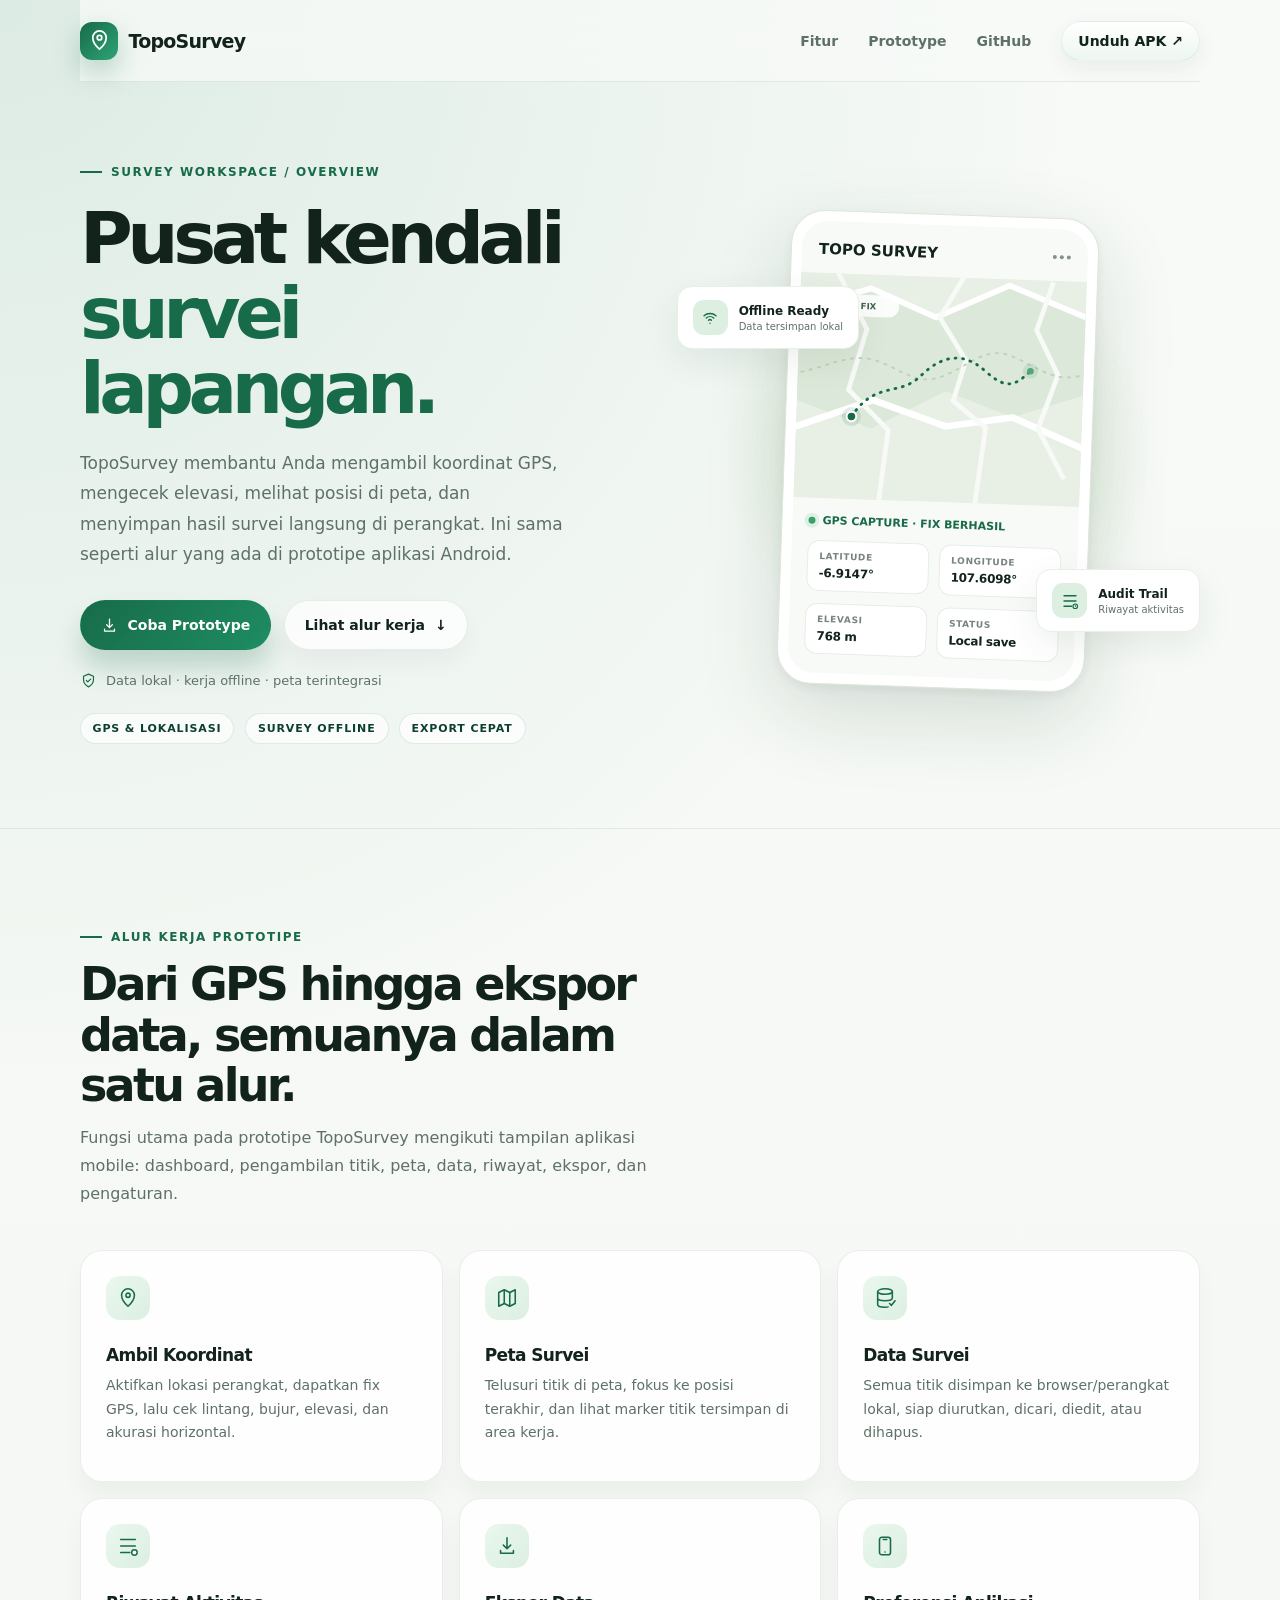
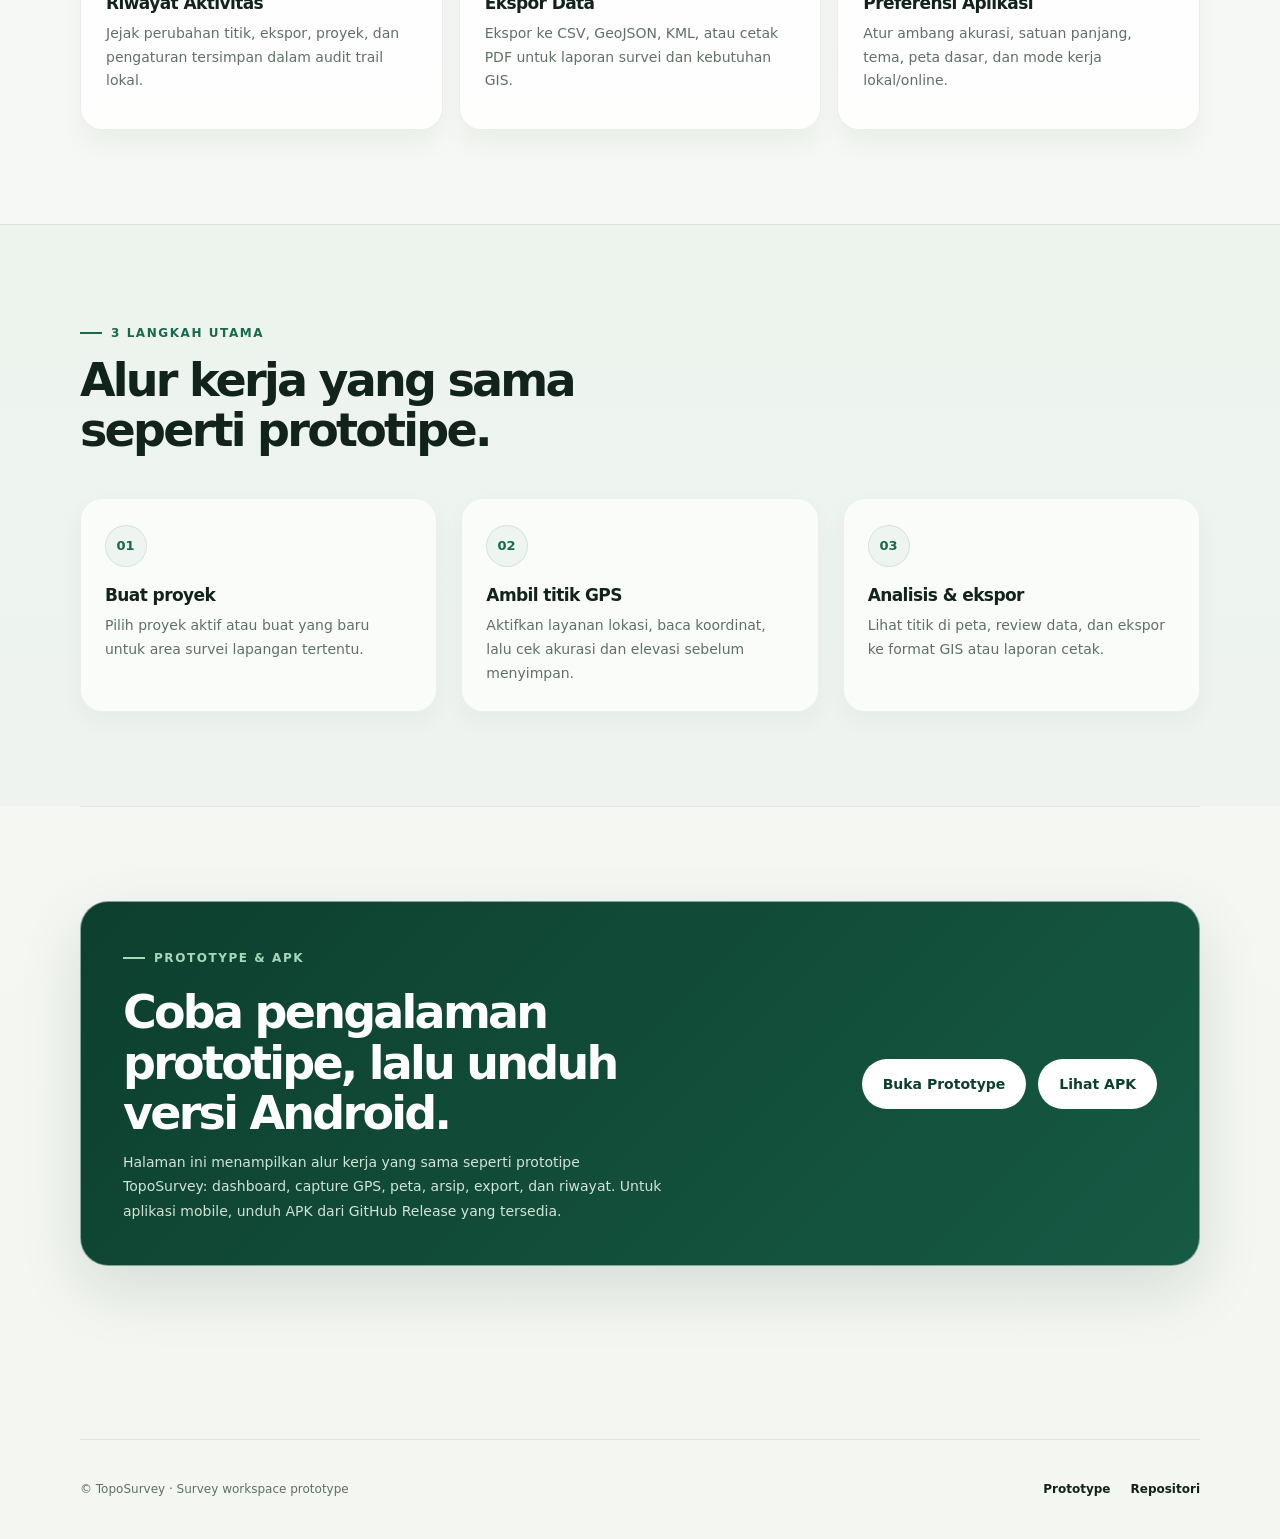
<file: docs/index.html>
<!doctype html>
<html lang="id">
  <head>
    <meta charset="utf-8">
    <meta name="viewport" content="width=device-width, initial-scale=1">
    <meta name="theme-color" content="#f6f7f2">
    <meta
      name="description"
      content="TopoSurvey membantu mencatat koordinat dan elevasi, melihat titik di peta, dan menyimpan hasil survei secara offline di Android."
    >
    <title>TopoSurvey — Survei lapangan, lebih sederhana</title>
    <style>
      :root {
        color-scheme: light;
        --ink: #12231b;
        --muted: #5e7167;
        --green: #176b48;
        --green-soft: #eaf5ef;
        --green-dark: #0d3f2e;
        --mint: #dcefe1;
        --paper: #f3f6f1;
        --paper-strong: #edf4ee;
        --line: rgba(20, 48, 34, 0.08);
        --white: #fff;
        --shadow: 0 24px 64px rgba(16, 42, 30, 0.12);
        font-family: Inter, ui-sans-serif, system-ui, -apple-system, BlinkMacSystemFont, "Segoe UI", sans-serif;
        font-synthesis: none;
        text-rendering: optimizeLegibility;
        -webkit-font-smoothing: antialiased;
        -moz-osx-font-smoothing: grayscale;
      }

      * {
        box-sizing: border-box;
      }

      html {
        scroll-behavior: smooth;
      }

      body {
        margin: 0;
        background:
          radial-gradient(circle at top left, rgba(32, 130, 96, 0.12), transparent 32%),
          linear-gradient(180deg, #f7faf7 0%, var(--paper) 100%);
        color: var(--ink);
      }

      a {
        color: inherit;
      }

      .shell {
        width: min(1120px, calc(100% - 48px));
        margin: 0 auto;
      }

      .site-header {
        position: sticky;
        top: 0;
        z-index: 10;
        display: flex;
        min-height: 82px;
        align-items: center;
        justify-content: space-between;
        border-bottom: 1px solid var(--line);
        background: rgba(247, 250, 247, 0.76);
        backdrop-filter: blur(20px);
      }

      .brand {
        display: inline-flex;
        align-items: center;
        gap: 11px;
        color: var(--ink);
        font-size: 19px;
        font-weight: 750;
        letter-spacing: -0.04em;
        text-decoration: none;
      }

      .brand-mark {
        display: grid;
        width: 38px;
        height: 38px;
        place-items: center;
        border-radius: 12px;
        background: linear-gradient(135deg, var(--green) 0%, #2ea376 100%);
        color: var(--white);
        box-shadow: 0 12px 28px rgba(23, 107, 72, 0.28);
      }

      .brand-mark svg {
        width: 23px;
        height: 23px;
      }

      .nav-links {
        display: flex;
        align-items: center;
        gap: 30px;
        color: var(--muted);
        font-size: 14px;
        font-weight: 600;
      }

      .nav-links a {
        text-decoration: none;
      }

      .nav-links a:hover,
      .text-link:hover {
        color: var(--green);
      }

      .nav-links .nav-cta {
        padding: 11px 16px;
        border: 1px solid rgba(23, 107, 72, 0.08);
        border-radius: 999px;
        background: linear-gradient(180deg, #ffffff 0%, #edf6f0 100%);
        color: var(--ink);
        box-shadow: 0 8px 22px rgba(16, 42, 30, 0.06);
      }

      .hero {
        display: grid;
        min-height: 650px;
        grid-template-columns: 1.02fr 0.98fr;
        align-items: center;
        gap: 52px;
        padding: 76px 0 84px;
      }

      .eyebrow {
        display: inline-flex;
        align-items: center;
        gap: 9px;
        margin: 0 0 22px;
        color: var(--green);
        font-size: 12px;
        font-weight: 800;
        letter-spacing: 0.13em;
        text-transform: uppercase;
      }

      .eyebrow::before {
        width: 22px;
        height: 2px;
        background: currentColor;
        content: "";
      }

      h1,
      h2,
      h3,
      p {
        margin-top: 0;
      }

      h1 {
        max-width: 610px;
        margin-bottom: 22px;
        font-size: clamp(44px, 6vw, 72px);
        font-weight: 760;
        letter-spacing: -0.075em;
        line-height: 1.04;
      }

      h1 span {
        color: var(--green);
      }

      .hero-copy {
        max-width: 490px;
        margin-bottom: 30px;
        color: var(--muted);
        font-size: 17px;
        line-height: 1.8;
      }

      .actions {
        display: flex;
        flex-wrap: wrap;
        align-items: center;
        gap: 12px;
      }

      .button {
        display: inline-flex;
        min-height: 50px;
        align-items: center;
        justify-content: center;
        gap: 10px;
        padding: 0 20px;
        border: 1px solid transparent;
        border-radius: 999px;
        font-size: 14px;
        font-weight: 700;
        text-decoration: none;
        transition: transform 160ms ease, box-shadow 160ms ease, background 160ms ease;
      }

      .button:hover {
        transform: translateY(-2px);
      }

      .button-primary {
        background: linear-gradient(135deg, var(--green) 0%, #1e8d63 100%);
        color: var(--white);
        box-shadow: 0 18px 26px rgba(23, 107, 72, 0.22);
      }

      .button-primary:hover {
        background: linear-gradient(135deg, #0f5a3b 0%, var(--green) 100%);
      }

      .button-secondary {
        border-color: rgba(18, 35, 27, 0.08);
        background: rgba(255, 255, 255, 0.75);
        box-shadow: 0 12px 24px rgba(19, 36, 29, 0.04);
      }

      .button svg {
        width: 17px;
        height: 17px;
      }

      .trust-note {
        display: flex;
        align-items: center;
        gap: 9px;
        margin: 22px 0 0;
        color: var(--muted);
        font-size: 13px;
      }

      .trust-note svg {
        width: 17px;
        height: 17px;
        flex: 0 0 auto;
        color: var(--green);
      }

      .hero-metrics {
        display: flex;
        flex-wrap: wrap;
        gap: 10px;
        margin-top: 24px;
      }

      .hero-metrics span {
        padding: 8px 12px;
        border: 1px solid rgba(23, 107, 72, 0.12);
        border-radius: 999px;
        background: rgba(255, 255, 255, 0.7);
        color: var(--green-dark);
        font-size: 11px;
        font-weight: 700;
        letter-spacing: 0.08em;
        text-transform: uppercase;
      }

      .preview-wrap {
        position: relative;
        display: grid;
        min-height: 455px;
        place-items: center;
      }

      .preview-glow {
        position: absolute;
        width: min(430px, 100%);
        aspect-ratio: 1;
        border-radius: 50%;
        background: radial-gradient(circle, #e0eddb 0, #e0eddb 35%, transparent 70%);
      }

      .phone {
        position: relative;
        width: min(308px, 78%);
        padding: 10px;
        border: 1px solid #dfe5dc;
        border-radius: 34px;
        background: #fff;
        box-shadow: 0 28px 80px #173a2426, 0 4px 12px #173a2410;
        transform: rotate(2deg);
      }

      .phone-screen {
        overflow: hidden;
        border-radius: 26px;
        background: #f8faf7;
      }

      .phone-top {
        display: flex;
        align-items: center;
        justify-content: space-between;
        padding: 19px 17px 15px;
      }

      .phone-title {
        margin: 0;
        font-size: 15px;
        font-weight: 750;
      }

      .phone-menu {
        display: flex;
        gap: 3px;
      }

      .phone-menu i {
        width: 4px;
        height: 4px;
        border-radius: 50%;
        background: #849188;
      }

      .map-art {
        display: block;
        width: 100%;
        height: 225px;
        background: #e8efe5;
      }

      .phone-data {
        padding: 16px 16px 19px;
      }

      .gps-status {
        display: flex;
        align-items: center;
        gap: 7px;
        margin-bottom: 13px;
        color: var(--green);
        font-size: 11px;
        font-weight: 750;
      }

      .gps-status::before {
        width: 7px;
        height: 7px;
        border-radius: 50%;
        background: #36a269;
        box-shadow: 0 0 0 4px #36a26920;
        content: "";
      }

      .reading {
        display: grid;
        grid-template-columns: 1fr 1fr;
        gap: 12px 10px;
      }

      .reading-item {
        padding: 10px 11px;
        border: 1px solid #e8ede7;
        border-radius: 12px;
        background: #fff;
      }

      .reading-label {
        display: block;
        margin-bottom: 5px;
        color: #78847b;
        font-size: 9px;
        font-weight: 700;
        letter-spacing: 0.07em;
        text-transform: uppercase;
      }

      .reading-value {
        display: block;
        font-size: 12px;
        font-weight: 750;
        letter-spacing: -0.025em;
      }

      .float-card {
        position: absolute;
        display: flex;
        align-items: center;
        gap: 11px;
        padding: 13px 15px;
        border: 1px solid #e9eee7;
        border-radius: 15px;
        background: var(--white);
        box-shadow: 0 12px 35px #173a2414;
      }

      .float-card.history {
        right: 0;
        bottom: 56px;
      }

      .float-card.offline {
        top: 72px;
        left: 0;
      }

      .float-icon {
        display: grid;
        width: 35px;
        height: 35px;
        flex: 0 0 auto;
        place-items: center;
        border-radius: 11px;
        background: var(--mint);
        color: var(--green);
      }

      .float-icon svg {
        width: 18px;
        height: 18px;
      }

      .float-card strong,
      .float-card small {
        display: block;
      }

      .float-card strong {
        margin-bottom: 3px;
        font-size: 12px;
      }

      .float-card small {
        color: var(--muted);
        font-size: 10px;
      }

      .section {
        padding: 94px 0;
        border-top: 1px solid var(--line);
      }

      .section-heading {
        max-width: 600px;
        margin-bottom: 42px;
      }

      .section-heading .eyebrow {
        margin-bottom: 15px;
      }

      h2 {
        margin-bottom: 13px;
        font-size: clamp(32px, 4vw, 46px);
        letter-spacing: -0.06em;
        line-height: 1.1;
      }

      .section-heading > p:last-child {
        margin-bottom: 0;
        color: var(--muted);
        font-size: 16px;
        line-height: 1.75;
      }

      .features {
        display: grid;
        grid-template-columns: repeat(3, 1fr);
        gap: 16px;
      }

      .feature-card {
        min-height: 232px;
        padding: 25px;
        border: 1px solid var(--line);
        border-radius: 22px;
        background: rgba(255, 255, 255, 0.84);
        box-shadow: 0 16px 24px rgba(16, 42, 30, 0.04);
        transition: transform 180ms ease, box-shadow 180ms ease, border-color 180ms ease;
      }

      .feature-card:hover {
        transform: translateY(-6px);
        border-color: rgba(23, 107, 72, 0.18);
        box-shadow: 0 26px 48px rgba(16, 42, 30, 0.08);
      }

      .feature-icon {
        display: grid;
        width: 44px;
        height: 44px;
        margin-bottom: 25px;
        place-items: center;
        border-radius: 14px;
        background: linear-gradient(135deg, #eaf7ee 0%, #dcefe1 100%);
        color: var(--green);
      }

      .feature-icon svg {
        width: 22px;
        height: 22px;
      }

      h3 {
        margin-bottom: 9px;
        font-size: 17px;
        letter-spacing: -0.035em;
      }

      .feature-card p {
        margin-bottom: 0;
        color: var(--muted);
        font-size: 14px;
        line-height: 1.7;
      }

      .how-section {
        background: linear-gradient(180deg, #edf4ee 0%, #eef3ef 100%);
      }

      .steps {
        display: grid;
        grid-template-columns: repeat(3, 1fr);
        gap: 24px;
        counter-reset: step;
      }

      .step {
        counter-increment: step;
        padding: 26px 24px;
        border: 1px solid rgba(16, 42, 30, 0.06);
        border-radius: 22px;
        background: rgba(255, 255, 255, 0.7);
        box-shadow: 0 10px 24px rgba(16, 42, 30, 0.04);
      }

      .step-number {
        display: grid;
        width: 42px;
        height: 42px;
        margin-bottom: 18px;
        place-items: center;
        border: 1px solid rgba(23, 107, 72, 0.12);
        border-radius: 50%;
        background: rgba(23, 107, 72, 0.05);
        color: var(--green);
        font-size: 13px;
        font-weight: 800;
      }

      .step-number::before {
        content: "0" counter(step);
      }

      .step p {
        margin-bottom: 0;
        color: var(--muted);
        font-size: 14px;
        line-height: 1.7;
      }

      .download {
        display: flex;
        align-items: center;
        justify-content: space-between;
        gap: 32px;
        padding: 42px;
        border: 1px solid rgba(210, 227, 214, 0.6);
        border-radius: 28px;
        background: linear-gradient(135deg, var(--green-dark) 0%, #165a44 100%);
        color: var(--white);
        box-shadow: var(--shadow);
      }

      .download .eyebrow {
        color: #a9d8b8;
      }

      .download h2 {
        max-width: 510px;
        margin-bottom: 11px;
      }

      .download-copy {
        max-width: 540px;
        margin-bottom: 0;
        color: #d2e3d6;
        font-size: 14px;
        line-height: 1.75;
      }

      .download .button {
        flex: 0 0 auto;
        background: var(--white);
        color: var(--green-dark);
      }

      .download .button:hover {
        background: #e8f4e9;
      }

      .site-footer {
        display: flex;
        min-height: 100px;
        align-items: center;
        justify-content: space-between;
        gap: 20px;
        margin-top: 78px;
        border-top: 1px solid var(--line);
        color: var(--muted);
        font-size: 12px;
      }

      .site-footer p {
        margin: 0;
      }

      .footer-links {
        display: flex;
        gap: 20px;
      }

      .text-link {
        color: var(--ink);
        font-weight: 650;
        text-decoration: none;
      }

      .brand {
        animation: fadeInDown 0.7s ease both;
      }

      .brand-mark {
        animation: pulseSoft 4s ease-in-out infinite;
      }

      .nav-links a {
        animation: fadeInUp 0.8s ease both;
      }

      .nav-links a:nth-child(1) { animation-delay: 0.05s; }
      .nav-links a:nth-child(2) { animation-delay: 0.12s; }
      .nav-links a:nth-child(3) { animation-delay: 0.18s; }
      .nav-links a:nth-child(4) { animation-delay: 0.24s; }

      .eyebrow,
      .hero-content h1,
      .hero-copy,
      .actions,
      .trust-note,
      .hero-metrics {
        animation: fadeInUp 0.9s ease both;
      }

      .hero-content h1 { animation-delay: 0.08s; }
      .hero-copy { animation-delay: 0.16s; }
      .actions { animation-delay: 0.22s; }
      .trust-note { animation-delay: 0.28s; }
      .hero-metrics { animation-delay: 0.34s; }

      .button-primary { animation: buttonPulse 4s ease-in-out infinite; }
      .button-secondary { animation: driftSway 6s ease-in-out infinite; }

      .preview-glow {
        animation: glowPulse 4.8s ease-in-out infinite;
      }

      .phone {
        animation: floatPhone 7s ease-in-out infinite;
      }

      .phone-screen {
        animation: tiltSoft 7s ease-in-out infinite alternate;
      }

      .float-card.offline {
        animation: floatCardOne 5.4s ease-in-out infinite;
      }

      .float-card.history {
        animation: floatCardTwo 6.8s ease-in-out infinite;
      }

      .feature-card:nth-child(1) { animation: cardRise 0.7s 0.05s both; }
      .feature-card:nth-child(2) { animation: cardRise 0.7s 0.1s both; }
      .feature-card:nth-child(3) { animation: cardRise 0.7s 0.15s both; }
      .feature-card:nth-child(4) { animation: cardRise 0.7s 0.2s both; }
      .feature-card:nth-child(5) { animation: cardRise 0.7s 0.25s both; }
      .feature-card:nth-child(6) { animation: cardRise 0.7s 0.3s both; }

      .step:nth-child(1) { animation: slideInLeft 0.8s ease both; }
      .step:nth-child(2) { animation: slideInUp 0.8s ease both; }
      .step:nth-child(3) { animation: slideInRight 0.8s ease both; }

      .download {
        animation: zoomInCard 0.9s ease both;
      }

      .site-footer {
        animation: fadeInUp 0.9s ease both;
      }

      @keyframes fadeInDown {
        from {
          opacity: 0;
          transform: translateY(-18px);
        }
        to {
          opacity: 1;
          transform: translateY(0);
        }
      }

      @keyframes fadeInUp {
        from {
          opacity: 0;
          transform: translateY(18px);
        }
        to {
          opacity: 1;
          transform: translateY(0);
        }
      }

      @keyframes pulseSoft {
        0%, 100% { transform: scale(1); box-shadow: 0 12px 28px rgba(23, 107, 72, 0.2); }
        50% { transform: scale(1.05); box-shadow: 0 18px 32px rgba(23, 107, 72, 0.28); }
      }

      @keyframes buttonPulse {
        0%, 100% { transform: translateY(0); }
        50% { transform: translateY(-2px) scale(1.01); }
      }

      @keyframes driftSway {
        0%, 100% { transform: rotate(0deg) translateX(0); }
        50% { transform: rotate(-1.5deg) translateX(2px); }
      }

      @keyframes glowPulse {
        0%, 100% { transform: scale(0.96); opacity: 0.7; }
        50% { transform: scale(1.08); opacity: 1; }
      }

      @keyframes floatPhone {
        0%, 100% { transform: translateY(0) rotate(2deg); }
        50% { transform: translateY(-12px) rotate(1deg); }
      }

      @keyframes tiltSoft {
        0% { transform: perspective(1000px) rotateX(0deg) rotateY(0deg); }
        100% { transform: perspective(1000px) rotateX(2deg) rotateY(-2deg); }
      }

      @keyframes floatCardOne {
        0%, 100% { transform: translateY(0) translateX(0); }
        50% { transform: translateY(-10px) translateX(6px); }
      }

      @keyframes floatCardTwo {
        0%, 100% { transform: translateY(0) translateX(0); }
        50% { transform: translateY(-14px) translateX(-6px); }
      }

      @keyframes cardRise {
        from {
          opacity: 0;
          transform: translateY(20px);
        }
        to {
          opacity: 1;
          transform: translateY(0);
        }
      }

      @keyframes slideInLeft {
        from { opacity: 0; transform: translateX(-22px); }
        to { opacity: 1; transform: translateX(0); }
      }

      @keyframes slideInUp {
        from { opacity: 0; transform: translateY(20px); }
        to { opacity: 1; transform: translateY(0); }
      }

      @keyframes slideInRight {
        from { opacity: 0; transform: translateX(22px); }
        to { opacity: 1; transform: translateX(0); }
      }

      @keyframes zoomInCard {
        from {
          opacity: 0;
          transform: scale(0.97);
        }
        to {
          opacity: 1;
          transform: scale(1);
        }
      }

      @keyframes floatingBadge {
        0%, 100% { transform: translateY(0); }
        50% { transform: translateY(-8px); }
      }

      @keyframes orbitGlow {
        0%, 100% { opacity: 0.5; transform: scale(1); }
        50% { opacity: 1; transform: scale(1.08); }
      }

      @keyframes shimmer {
        0% { background-position: -200% 0; }
        100% { background-position: 200% 0; }
      }

      @keyframes spinSlow {
        from { transform: rotate(0deg); }
        to { transform: rotate(360deg); }
      }

      @keyframes breathe {
        0%, 100% { transform: scale(1); opacity: 0.92; }
        50% { transform: scale(1.04); opacity: 1; }
      }

      @keyframes ripple {
        0% { box-shadow: 0 0 0 0 rgba(23, 107, 72, 0.25); }
        70% { box-shadow: 0 0 0 18px rgba(23, 107, 72, 0); }
        100% { box-shadow: 0 0 0 0 rgba(23, 107, 72, 0); }
      }

      @keyframes pulseHalo {
        0%, 100% { transform: scale(1); opacity: 0.5; }
        50% { transform: scale(1.12); opacity: 1; }
      }

      @keyframes badgePop {
        0%, 100% { transform: scale(1); }
        50% { transform: scale(1.08); }
      }

      @keyframes navFloat {
        0%, 100% { transform: translateY(0); }
        50% { transform: translateY(-2px); }
      }

      @keyframes mapScan {
        0% { background-position: 0% 50%; }
        100% { background-position: 100% 50%; }
      }

      @keyframes stepHighlight {
        0%, 100% { box-shadow: 0 0 0 rgba(23, 107, 72, 0); }
        50% { box-shadow: 0 0 0 6px rgba(23, 107, 72, 0.08); }
      }

      .hero-metrics span {
        animation: badgePop 3.2s ease-in-out infinite;
      }

      .hero-metrics span:nth-child(2) { animation-delay: 0.2s; }
      .hero-metrics span:nth-child(3) { animation-delay: 0.4s; }

      .nav-links .nav-cta {
        animation: navFloat 5s ease-in-out infinite;
      }

      .feature-card {
        animation: cardRise 0.9s ease both;
      }

      .feature-card:hover .feature-icon {
        animation: ripple 1.3s ease-out infinite;
      }

      .site-header {
        animation: fadeInDown 0.8s ease both;
      }

      @media (max-width: 820px) {
        .hero {
          min-height: auto;
          grid-template-columns: 1fr;
          gap: 10px;
          padding: 72px 0 42px;
        }

        .hero-content {
          max-width: 650px;
        }

        .preview-wrap {
          min-height: 425px;
        }

        .features {
          grid-template-columns: repeat(2, 1fr);
        }

        .steps {
          gap: 20px;
        }
      }

      @media (max-width: 560px) {
        .shell {
          width: min(100% - 36px, 1120px);
        }

        .site-header {
          min-height: 72px;
        }

        .nav-links {
          gap: 14px;
          font-size: 12px;
        }

        .nav-links .nav-cta {
          padding: 9px 12px;
        }

        .nav-links a[href="#fitur"] {
          display: none;
        }

        .hero {
          padding-top: 56px;
        }

        h1 {
          font-size: clamp(42px, 12vw, 58px);
        }

        .hero-copy {
          font-size: 15px;
        }

        .preview-wrap {
          min-height: 385px;
        }

        .phone {
          width: min(280px, 76%);
        }

        .map-art {
          height: 200px;
        }

        .float-card.offline {
          top: 45px;
          left: -4px;
        }

        .float-card.history {
          right: -4px;
          bottom: 36px;
        }

        .section {
          padding: 68px 0;
        }

        .features,
        .steps {
          grid-template-columns: 1fr;
        }

        .feature-card {
          min-height: 0;
        }

        .feature-icon {
          margin-bottom: 18px;
        }

        .download {
          align-items: flex-start;
          flex-direction: column;
          padding: 28px 24px;
        }

        .site-footer {
          align-items: flex-start;
          flex-direction: column;
          justify-content: center;
          padding: 24px 0;
        }
      }

      @media (prefers-reduced-motion: reduce) {
        html {
          scroll-behavior: auto;
        }

        *,
        *::before,
        *::after {
          transition-duration: 0.01ms !important;
        }
      }
    </style>
  </head>
  <body>
    <header class="shell site-header">
      <a class="brand" href="./" aria-label="TopoSurvey beranda">
        <span class="brand-mark" aria-hidden="true">
          <svg viewBox="0 0 24 24" fill="none">
            <path d="M12 21s7-6.1 7-12a7 7 0 1 0-14 0c0 5.9 7 12 7 12Z" stroke="currentColor" stroke-width="1.8"/>
            <circle cx="12" cy="9" r="2.4" stroke="currentColor" stroke-width="1.8"/>
          </svg>
        </span>
        TopoSurvey
      </a>
      <nav class="nav-links" aria-label="Navigasi utama">
        <a href="#fitur">Fitur</a>
        <a href="Prototype/index.html">Prototype</a>
        <a href="https://github.com/SIG-3B/Toposurvey">GitHub</a>
        <a class="nav-cta" href="https://github.com/SIG-3B/Toposurvey/releases/latest">Unduh APK <span aria-hidden="true">↗</span></a>
      </nav>
    </header>

    <main>
      <section class="shell hero" aria-labelledby="hero-title">
        <div class="hero-content">
          <p class="eyebrow">SURVEY WORKSPACE / OVERVIEW</p>
          <h1 id="hero-title">Pusat kendali <span>survei lapangan.</span></h1>
          <p class="hero-copy">
            TopoSurvey membantu Anda mengambil koordinat GPS, mengecek elevasi,
            melihat posisi di peta, dan menyimpan hasil survei langsung di perangkat.
            Ini sama seperti alur yang ada di prototipe aplikasi Android.
          </p>
          <div class="actions">
            <a class="button button-primary" href="Prototype/index.html">
              <svg viewBox="0 0 24 24" fill="none" aria-hidden="true">
                <path d="M12 3v12m0 0 4-4m-4 4-4-4M5 17v3h14v-3" stroke="currentColor" stroke-width="1.8" stroke-linecap="round" stroke-linejoin="round"/>
              </svg>
              Coba Prototype
            </a>
            <a class="button button-secondary" href="#fitur">Lihat alur kerja <span aria-hidden="true">↓</span></a>
          </div>
          <p class="trust-note">
            <svg viewBox="0 0 24 24" fill="none" aria-hidden="true">
              <path d="M12 3 5 6v5c0 4.5 2.8 7.7 7 10 4.2-2.3 7-5.5 7-10V6l-7-3Z" stroke="currentColor" stroke-width="1.7" stroke-linejoin="round"/>
              <path d="m9 12 2 2 4-4" stroke="currentColor" stroke-width="1.7" stroke-linecap="round" stroke-linejoin="round"/>
            </svg>
            Data lokal · kerja offline · peta terintegrasi
          </p>
          <div class="hero-metrics" aria-label="Statistik produk">
            <span>GPS & lokalisasi</span>
            <span>Survey offline</span>
            <span>Export cepat</span>
          </div>
        </div>

        <div class="preview-wrap" aria-label="Ilustrasi prototipe TopoSurvey">
          <div class="preview-glow" aria-hidden="true"></div>
          <div class="phone">
            <div class="phone-screen">
              <div class="phone-top">
                <p class="phone-title">TOPO SURVEY</p>
                <span class="phone-menu" aria-hidden="true"><i></i><i></i><i></i></span>
              </div>
              <svg class="map-art" viewBox="0 0 300 225" role="img" aria-label="Ilustrasi prototipe survei peta">
                <rect width="300" height="225" fill="#e8efe5"/>
                <path d="M-20 39 74 9l69 28 76-36 98 37v70l-90 31-71-25-77 42-99-34Z" fill="#dce8d9"/>
                <path d="m-20 39 94-30 69 28 76-36 98 37" fill="none" stroke="#fff" stroke-width="6"/>
                <path d="m-15 162 95-36 77 25 70-12 91 37" fill="none" stroke="#fff" stroke-width="7"/>
                <path d="M38-8 71 52l-17 64 43 41-8 80M171-6l-24 43 29 44-12 43 35 27-9 85M265-4l-16 51 24 46-19 57 29 52" fill="none" stroke="#f8faf7" stroke-width="5"/>
                <path d="M-6 101c34-6 54-22 81-18s47 28 76 16 45-36 76-23 47 28 80 13" fill="none" stroke="#bfd3bc" stroke-width="2" stroke-dasharray="4 5"/>
                <path d="M58 144c24-39 49-22 71-45s44-27 67-8 31 16 48-1" fill="none" stroke="#176b48" stroke-width="3" stroke-linecap="round" stroke-dasharray="1 7"/>
                <circle cx="58" cy="144" r="10" fill="#176b48" fill-opacity=".12"/>
                <circle cx="58" cy="144" r="5" fill="#176b48" stroke="#fff" stroke-width="2"/>
                <circle cx="244" cy="90" r="8" fill="#55a576" fill-opacity=".16"/>
                <circle cx="244" cy="90" r="3.5" fill="#55a576"/>
                <rect x="18" y="16" width="86" height="23" rx="11.5" fill="#fff" fill-opacity=".9"/>
                <circle cx="30" cy="27.5" r="3" fill="#55a576"/>
                <text x="40" y="31" fill="#42634d" font-size="9" font-family="system-ui, sans-serif" font-weight="650">GPS FIX</text>
              </svg>
              <div class="phone-data">
                <div class="gps-status">GPS CAPTURE · FIX BERHASIL</div>
                <div class="reading">
                  <div class="reading-item">
                    <span class="reading-label">Latitude</span>
                    <span class="reading-value">-6.9147°</span>
                  </div>
                  <div class="reading-item">
                    <span class="reading-label">Longitude</span>
                    <span class="reading-value">107.6098°</span>
                  </div>
                  <div class="reading-item">
                    <span class="reading-label">Elevasi</span>
                    <span class="reading-value">768 m</span>
                  </div>
                  <div class="reading-item">
                    <span class="reading-label">Status</span>
                    <span class="reading-value">Local save</span>
                  </div>
                </div>
              </div>
            </div>
          </div>
          <div class="float-card offline">
            <span class="float-icon" aria-hidden="true">
              <svg viewBox="0 0 24 24" fill="none"><path d="M4 9a12 12 0 0 1 16 0M7 12a7.5 7.5 0 0 1 10 0m-7 3a3 3 0 0 1 4 0M12 19h.01" stroke="currentColor" stroke-width="1.8" stroke-linecap="round"/></svg>
            </span>
            <span><strong>Offline Ready</strong><small>Data tersimpan lokal</small></span>
          </div>
          <div class="float-card history">
            <span class="float-icon" aria-hidden="true">
              <svg viewBox="0 0 24 24" fill="none"><path d="M4 5h16M4 12h16M4 19h10" stroke="currentColor" stroke-width="1.8" stroke-linecap="round"/><circle cx="19" cy="19" r="3" fill="#fff" stroke="currentColor" stroke-width="1.6"/><path d="M19 17.5V19l1 1" stroke="currentColor" stroke-width="1.3" stroke-linecap="round"/></svg>
            </span>
            <span><strong>Audit Trail</strong><small>Riwayat aktivitas</small></span>
          </div>
        </div>
      </section>

      <section class="section" id="fitur" aria-labelledby="features-title">
        <div class="shell">
          <div class="section-heading">
            <p class="eyebrow">ALUR KERJA PROTOTIPE</p>
            <h2 id="features-title">Dari GPS hingga ekspor data, semuanya dalam satu alur.</h2>
            <p>Fungsi utama pada prototipe TopoSurvey mengikuti tampilan aplikasi mobile: dashboard, pengambilan titik, peta, data, riwayat, ekspor, dan pengaturan.</p>
          </div>
          <div class="features">
            <article class="feature-card">
              <span class="feature-icon" aria-hidden="true">
                <svg viewBox="0 0 24 24" fill="none"><path d="M12 21s7-6.1 7-12a7 7 0 1 0-14 0c0 5.9 7 12 7 12Z" stroke="currentColor" stroke-width="1.7"/><circle cx="12" cy="9" r="2.3" stroke="currentColor" stroke-width="1.7"/></svg>
              </span>
              <h3>Ambil Koordinat</h3>
              <p>Aktifkan lokasi perangkat, dapatkan fix GPS, lalu cek lintang, bujur, elevasi, dan akurasi horizontal.</p>
            </article>
            <article class="feature-card">
              <span class="feature-icon" aria-hidden="true">
                <svg viewBox="0 0 24 24" fill="none"><path d="m3 6 6-3 6 3 6-3v15l-6 3-6-3-6 3V6Z" stroke="currentColor" stroke-width="1.7" stroke-linejoin="round"/><path d="M9 3v15m6-12v15" stroke="currentColor" stroke-width="1.7"/></svg>
              </span>
              <h3>Peta Survei</h3>
              <p>Telusuri titik di peta, fokus ke posisi terakhir, dan lihat marker titik tersimpan di area kerja.</p>
            </article>
            <article class="feature-card">
              <span class="feature-icon" aria-hidden="true">
                <svg viewBox="0 0 24 24" fill="none"><ellipse cx="12" cy="5" rx="8" ry="3" stroke="currentColor" stroke-width="1.7"/><path d="M4 5v7c0 1.7 3.6 3 8 3s8-1.3 8-3V5M4 12v7c0 1.7 3.6 3 8 3 1.5 0 2.9-.2 4-.6" stroke="currentColor" stroke-width="1.7"/><path d="m17 18 2 2 4-5" stroke="currentColor" stroke-width="1.7" stroke-linecap="round" stroke-linejoin="round"/></svg>
              </span>
              <h3>Data Survei</h3>
              <p>Semua titik disimpan ke browser/perangkat lokal, siap diurutkan, dicari, diedit, atau dihapus.</p>
            </article>
            <article class="feature-card">
              <span class="feature-icon" aria-hidden="true">
                <svg viewBox="0 0 24 24" fill="none"><path d="M4 5h16M4 12h16M4 19h10" stroke="currentColor" stroke-width="1.7" stroke-linecap="round"/><circle cx="19" cy="19" r="3" fill="#fff" stroke="currentColor" stroke-width="1.6"/></svg>
              </span>
              <h3>Riwayat Aktivitas</h3>
              <p>Jejak perubahan titik, ekspor, proyek, dan pengaturan tersimpan dalam audit trail lokal.</p>
            </article>
            <article class="feature-card">
              <span class="feature-icon" aria-hidden="true">
                <svg viewBox="0 0 24 24" fill="none"><path d="M12 3v12m0 0 4-4m-4 4-4-4M5 17v3h14v-3" stroke="currentColor" stroke-width="1.7" stroke-linecap="round" stroke-linejoin="round"/></svg>
              </span>
              <h3>Ekspor Data</h3>
              <p>Ekspor ke CSV, GeoJSON, KML, atau cetak PDF untuk laporan survei dan kebutuhan GIS.</p>
            </article>
            <article class="feature-card">
              <span class="feature-icon" aria-hidden="true">
                <svg viewBox="0 0 24 24" fill="none"><rect x="6" y="2.5" width="12" height="19" rx="2.5" stroke="currentColor" stroke-width="1.7"/><path d="M10 5h4m-2 13.5h.01" stroke="currentColor" stroke-width="1.7" stroke-linecap="round"/></svg>
              </span>
              <h3>Preferensi Aplikasi</h3>
              <p>Atur ambang akurasi, satuan panjang, tema, peta dasar, dan mode kerja lokal/online.</p>
            </article>
          </div>
        </div>
      </section>

      <section class="section how-section" aria-labelledby="steps-title">
        <div class="shell">
          <div class="section-heading">
            <p class="eyebrow">3 LANGKAH UTAMA</p>
            <h2 id="steps-title">Alur kerja yang sama seperti prototipe.</h2>
          </div>
          <div class="steps">
            <article class="step">
              <span class="step-number" aria-hidden="true"></span>
              <h3>Buat proyek</h3>
              <p>Pilih proyek aktif atau buat yang baru untuk area survei lapangan tertentu.</p>
            </article>
            <article class="step">
              <span class="step-number" aria-hidden="true"></span>
              <h3>Ambil titik GPS</h3>
              <p>Aktifkan layanan lokasi, baca koordinat, lalu cek akurasi dan elevasi sebelum menyimpan.</p>
            </article>
            <article class="step">
              <span class="step-number" aria-hidden="true"></span>
              <h3>Analisis & ekspor</h3>
              <p>Lihat titik di peta, review data, dan ekspor ke format GIS atau laporan cetak.</p>
            </article>
          </div>
        </div>
      </section>

      <section class="shell section" id="unduh" aria-labelledby="download-title">
        <div class="download">
          <div>
            <p class="eyebrow">PROTOTYPE & APK</p>
            <h2 id="download-title">Coba pengalaman prototipe, lalu unduh versi Android.</h2>
            <p class="download-copy">
              Halaman ini menampilkan alur kerja yang sama seperti prototipe TopoSurvey:
              dashboard, capture GPS, peta, arsip, export, dan riwayat. Untuk aplikasi mobile,
              unduh APK dari GitHub Release yang tersedia.
            </p>
          </div>
          <div class="actions" style="justify-content:flex-end;">
            <a class="button" href="Prototype/index.html">Buka Prototype</a>
            <a class="button" href="https://github.com/SIG-3B/Toposurvey/releases/latest">Lihat APK</a>
          </div>
        </div>
      </section>
    </main>

    <footer class="shell site-footer">
      <p>© TopoSurvey · Survey workspace prototype</p>
      <div class="footer-links">
        <a class="text-link" href="Prototype/index.html">Prototype</a>
        <a class="text-link" href="https://github.com/SIG-3B/Toposurvey">Repositori</a>
      </div>
    </footer>
  </body>
</html>
</file>
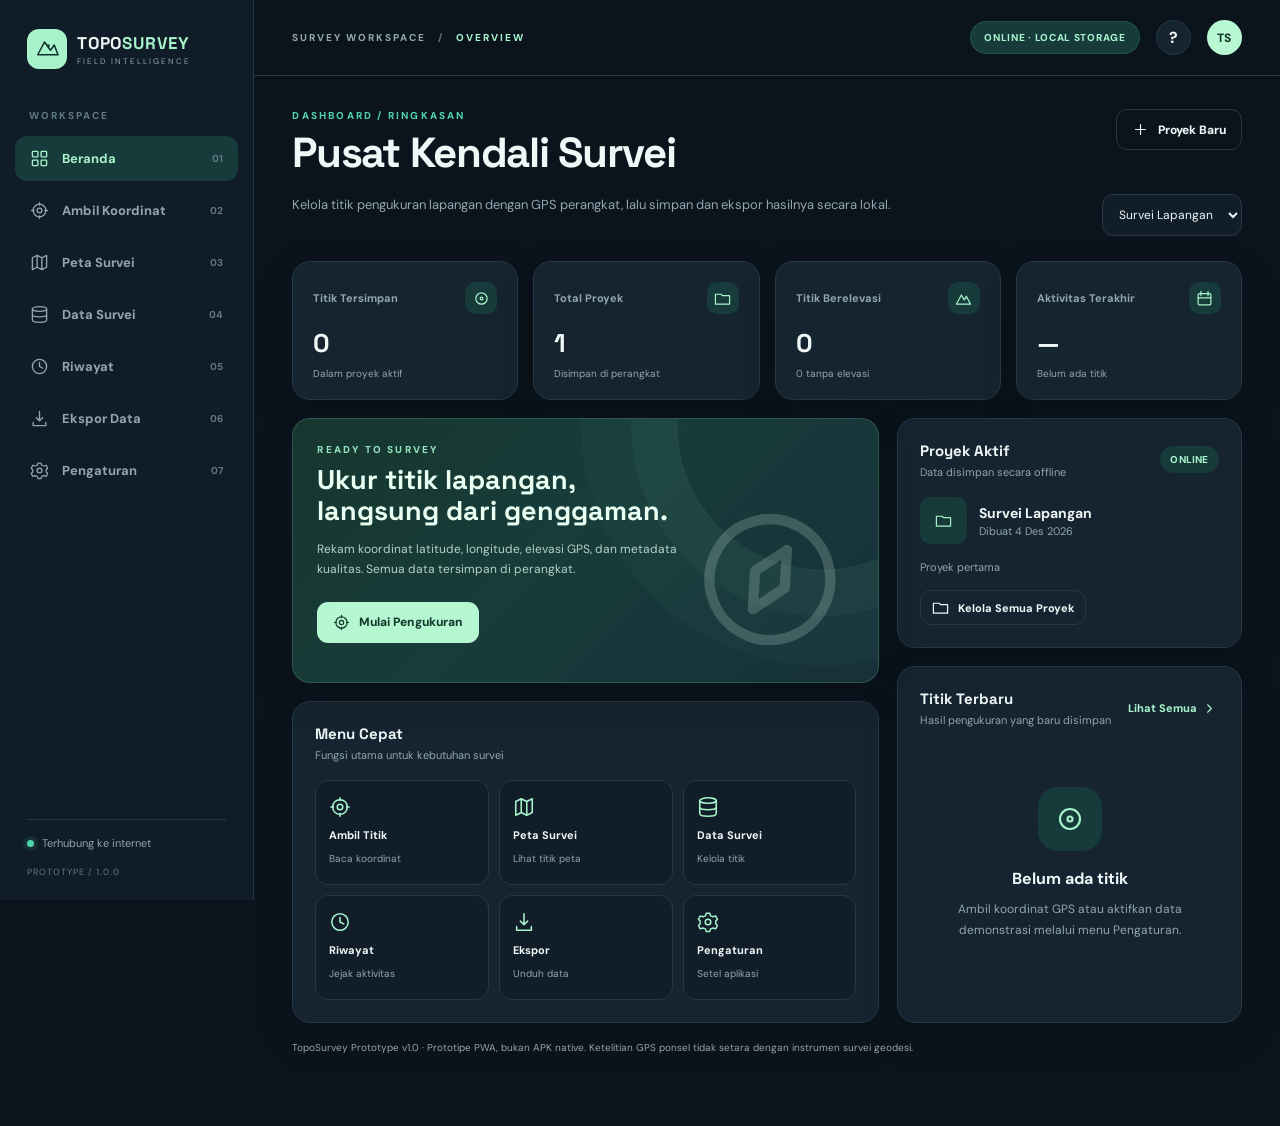
<file: Prototype/index.html>
<!DOCTYPE html>
<html lang="id">
<head>
  <meta charset="utf-8" />
  <meta name="viewport" content="width=device-width, initial-scale=1, viewport-fit=cover" />
  <meta name="theme-color" content="#0B141D" />
  <meta name="description" content="TopoSurvey Mobile — prototipe aplikasi Android untuk pengambilan koordinat GPS, elevasi, pencatatan titik survei dan peta." />
  <meta name="mobile-web-app-capable" content="yes" />
  <meta name="apple-mobile-web-app-capable" content="yes" />
  <link rel="manifest" href="./manifest.webmanifest" />
  <link rel="icon" href="./icons/icon-192.png" type="image/png" />
  <link rel="stylesheet" href="./styles.css" />
  <title>TopoSurvey — Survei Topografi Android</title>
</head>
<body data-theme="dark">
  <div class="app-shell" id="appShell">
    <aside class="sidebar" id="sidebar" aria-label="Navigasi utama">
      <div class="brand-sidebar"><div class="brand-icon"><svg viewBox="0 0 36 36" fill="none"><path d="M5 25 14 8l8 11 5-7 5 13H5Z" stroke="currentColor" stroke-width="2" stroke-linejoin="round"/><circle cx="19" cy="13" r="2" fill="currentColor"/></svg></div><div><strong>TOPO<span>SURVEY</span></strong><small>FIELD INTELLIGENCE</small></div></div>
      <div class="sidebar-section-title">WORKSPACE</div>
      <nav id="desktopNav" class="desktop-nav" aria-label="Menu desktop"></nav>
      <div class="sidebar-bottom"><div class="sidebar-online" id="connectionSidebar"><span class="online-led"></span> <span>Status browser</span></div><div class="sidebar-version">PROTOTYPE / 1.0.0</div></div>
    </aside>
    <div class="workspace">
      <header class="topbar">
        <div class="topbar-leading"><button class="icon-button mobile-menu" data-action="open-drawer" aria-label="Buka seluruh menu"><span id="menuIcon">☰</span></button><div class="topbar-eyebrow">SURVEY WORKSPACE <span class="topbar-sep">/</span> <span id="pageCrumb">OVERVIEW</span></div></div>
        <div class="topbar-actions"><span class="status-pill" id="networkPill">OFFLINE READY</span><button class="round-button" data-action="show-help" aria-label="Panduan aplikasi">?</button><button class="avatar-button" data-action="navigate" data-page="settings" aria-label="Pengaturan">TS</button></div>
      </header>
      <main class="content" id="screen" tabindex="-1" aria-live="polite"></main>
    </div>
    <nav id="mobileNav" class="mobile-bottom-nav" aria-label="Navigasi bawah"></nav>
  </div>
  <div id="drawer" class="drawer-root" hidden></div>
  <div id="modal" class="modal-root" hidden></div>
  <div id="toast" role="status" aria-live="polite" class="toast"></div>
  <section id="printArea" aria-label="Laporan untuk dicetak"></section>
  <script src="./app.js" defer></script>
</body>
</html>
</file>
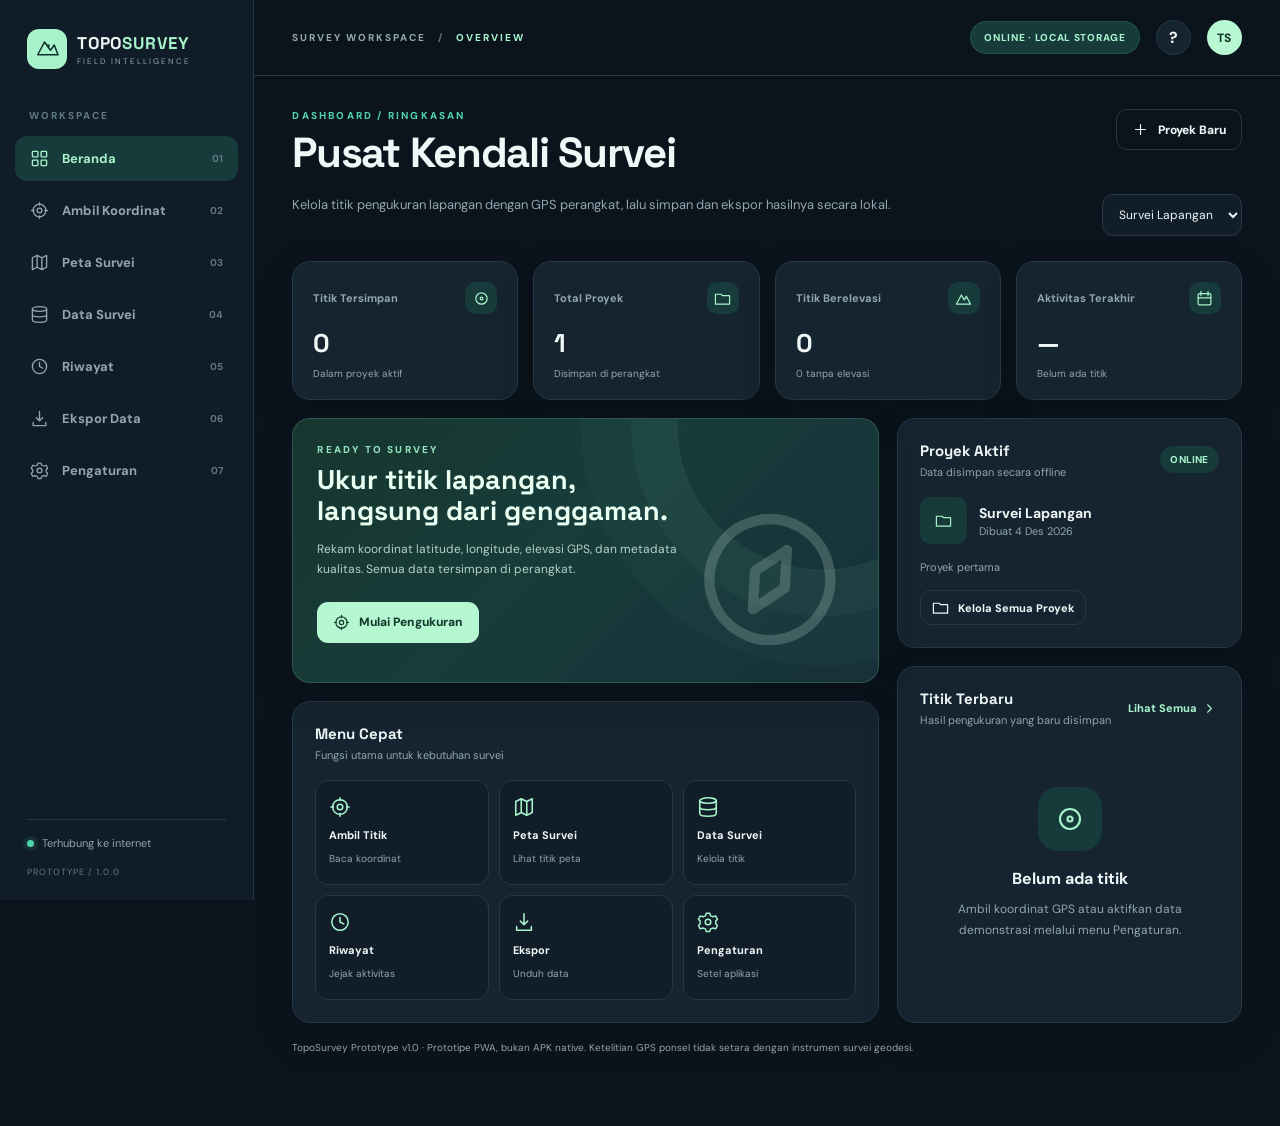
<file: Prototype/TopoSurvey_Prototype_Langsung_Buka.html>
<!DOCTYPE html>
<html lang="id">
<head>
  <meta charset="utf-8" />
  <meta name="viewport" content="width=device-width, initial-scale=1, viewport-fit=cover" />
  <meta name="theme-color" content="#0B141D" />
  <meta name="description" content="TopoSurvey Mobile — prototipe aplikasi Android untuk pengambilan koordinat GPS, elevasi, pencatatan titik survei dan peta." />
  <meta name="mobile-web-app-capable" content="yes" />
  <meta name="apple-mobile-web-app-capable" content="yes" />
  
  
  <style>
@import url('https://fonts.googleapis.com/css2?family=DM+Sans:wght@400;500;600;700;800&family=Space+Grotesk:wght@400;500;600;700&display=swap');
:root{font-family:'DM Sans',system-ui,-apple-system,BlinkMacSystemFont,'Segoe UI',sans-serif;color-scheme:dark;font-synthesis:none;--bg:#0B141D;--bg-soft:#101C27;--panel:#152430;--panel-deep:#111E29;--panel-light:#1B2D39;--border:#263844;--text:#EFF7F7;--muted:#91A6AE;--subtle:#607987;--mint:#A7F4CB;--teal:#50D4AC;--teal-deep:#173A3B;--orange:#F8B66D;--red:#F37C84;--yellow:#F8CE85;--shadow:0 14px 38px rgba(0,0,0,.16);--radius:18px}
*{box-sizing:border-box}html{min-height:100%;scroll-behavior:smooth}body{margin:0;background:var(--bg);color:var(--text);min-width:320px}button,input,select,textarea{font:inherit}button{cursor:pointer}button:disabled{cursor:not-allowed;opacity:.45}button:focus-visible,input:focus-visible,select:focus-visible,textarea:focus-visible{outline:2px solid var(--mint);outline-offset:2px}a{color:var(--mint)}svg{flex-shrink:0}body[data-theme='light']{color-scheme:light;--bg:#EFF4F5;--bg-soft:#E8F0F1;--panel:#FFFFFF;--panel-deep:#F7FAFB;--panel-light:#EBF2F3;--border:#DAE6E8;--text:#142A32;--muted:#5C737B;--subtle:#7F969D;--mint:#09775E;--teal:#118667;--teal-deep:#D9F7E9;--orange:#B07121;--red:#CF4154;--yellow:#AD801E;--shadow:0 12px 35px rgba(27,64,71,.09)}
.app-shell{min-height:100vh;display:grid;grid-template-columns:254px minmax(0,1fr)}.sidebar{background:var(--bg-soft);border-right:1px solid var(--border);display:flex;flex-direction:column;padding:27px 15px 22px;position:sticky;top:0;height:100vh}.brand-sidebar{display:flex;align-items:center;gap:10px;padding:2px 12px 40px}.brand-icon{height:40px;width:40px;border-radius:12px;background:var(--mint);color:#0D302C;display:grid;place-items:center}.brand-icon svg{width:27px}.brand-sidebar strong{font-family:'Space Grotesk',sans-serif;letter-spacing:.8px;font-size:17px}.brand-sidebar strong span{color:var(--mint)}.brand-sidebar small{display:block;color:var(--muted);letter-spacing:2px;font-size:8px;margin-top:2px}.sidebar-section-title{font-size:10px;color:var(--subtle);font-weight:800;letter-spacing:2px;margin:0 14px 14px}.desktop-nav{display:flex;flex-direction:column;gap:7px}.nav-link{display:flex;align-items:center;gap:13px;color:var(--muted);font-size:13px;font-weight:700;text-align:left;border:0;border-radius:12px;background:none;padding:13px 15px;width:100%;transition:background .2s,color .2s}.nav-link svg{width:19px;height:19px}.nav-link:hover{background:var(--panel)}.nav-link.active{background:var(--teal-deep);color:var(--mint)}.nav-number{font-size:10px;color:var(--subtle);margin-left:auto}.sidebar-bottom{margin-top:auto;padding:0 12px}.sidebar-online{font-size:11px;color:var(--muted);display:flex;align-items:center;gap:8px;padding:16px 0;border-top:1px solid var(--border)}.online-led{width:7px;height:7px;background:var(--teal);border-radius:100%;box-shadow:0 0 0 4px rgba(80,212,172,.10)}.online-led.offline{background:var(--orange)}.sidebar-version{font-size:9px;color:var(--subtle);letter-spacing:1px}.workspace{min-width:0}.topbar{height:76px;padding:0 clamp(20px,3vw,46px);display:flex;align-items:center;justify-content:space-between;border-bottom:1px solid var(--border);background:var(--bg);position:sticky;top:0;z-index:15}.topbar-leading,.topbar-actions{display:flex;align-items:center;gap:16px}.topbar-eyebrow{font-size:10px;font-weight:800;color:var(--muted);letter-spacing:2px}.topbar-sep{color:var(--subtle);padding:0 8px}.topbar-eyebrow #pageCrumb{color:var(--mint)}.status-pill{font-size:10px;font-weight:800;letter-spacing:.7px;color:var(--mint);background:var(--teal-deep);border:1px solid rgba(80,212,172,.16);padding:9px 13px;border-radius:100px}.round-button,.avatar-button,.icon-button{width:35px;height:35px;border:1px solid var(--border);border-radius:50%;background:var(--panel);color:var(--text);font-weight:800;display:grid;place-items:center}.avatar-button{background:#B8F8D3;color:#133529;border-color:transparent;font-size:12px}.mobile-menu{display:none}.content{max-width:1600px;margin:0 auto;padding:33px clamp(20px,3vw,46px) 60px;min-height:calc(100vh - 76px)}.section-top{display:flex;align-items:start;justify-content:space-between;gap:16px;margin-bottom:25px;flex-wrap:wrap}.eyebrow{font-weight:800;text-transform:uppercase;letter-spacing:2.2px;font-size:10px;color:var(--teal);display:block;margin-bottom:8px}.hero-title{font-family:'Space Grotesk',sans-serif;letter-spacing:-1.3px;line-height:1.1;font-size:clamp(29px,3.4vw,42px);font-weight:700;margin:0}.muted{color:var(--muted)}.intro{color:var(--muted);font-size:13px;line-height:1.7;margin:12px 0 0;max-width:680px}.page-actions{display:flex;align-items:center;gap:9px;flex-wrap:wrap}.panel{border:1px solid var(--border);background:var(--panel);border-radius:var(--radius);box-shadow:var(--shadow)}.panel-pad{padding:22px}.panel-head{display:flex;align-items:center;justify-content:space-between;gap:14px;margin-bottom:18px}.panel-title{margin:0;font-size:15px;font-weight:800;font-family:'Space Grotesk',sans-serif}.panel-subtitle{color:var(--muted);font-size:11px;margin:5px 0 0}.tiny{font-size:11px}.caption{font-size:11px;color:var(--muted);line-height:1.5}.pill{border-radius:99px;display:inline-flex;align-items:center;gap:7px;padding:7px 10px;font-weight:800;font-size:10px;letter-spacing:.2px;background:var(--panel-light);color:var(--muted);white-space:nowrap}.pill.green{color:var(--mint);background:var(--teal-deep)}.pill.orange{color:var(--orange);background:rgba(248,182,109,.10)}.pill.red{color:var(--red);background:rgba(243,124,132,.10)}.pill.neutral{background:var(--panel-light)}.pill svg{height:13px;width:13px}.btn{border:1px solid var(--border);background:var(--panel-light);color:var(--text);font-weight:800;font-size:12px;padding:11px 15px;min-height:41px;border-radius:11px;display:inline-flex;align-items:center;justify-content:center;gap:9px;white-space:nowrap;transition:transform .15s,opacity .15s}.btn:hover:not(:disabled){transform:translateY(-1px)}.btn svg{height:17px;width:17px}.btn-primary{background:var(--mint);color:#0B3029;border-color:var(--mint)}body[data-theme='light'] .btn-primary{color:white;background:#0C8A6A}.btn-outline{background:transparent}.btn-quiet{border:none;background:none;color:var(--muted)}.btn-danger{border-color:rgba(243,124,132,.25);color:var(--red);background:rgba(243,124,132,.08)}.btn-full{width:100%}.btn-sm{min-height:35px;padding:8px 11px;font-size:11px}.stat-grid{display:grid;grid-template-columns:repeat(4,minmax(0,1fr));gap:15px;margin-bottom:18px}.stat-card{padding:20px 20px 19px;min-height:135px}.stat-top{display:flex;align-items:center;justify-content:space-between;margin-bottom:17px}.stat-title{font-size:11px;color:var(--muted);font-weight:700}.stat-icon{width:32px;height:32px;display:grid;place-items:center;color:var(--mint);background:var(--teal-deep);border-radius:10px}.stat-icon svg{width:17px;height:17px}.stat-value{font:700 clamp(24px,2vw,30px)/1 'Space Grotesk',sans-serif;letter-spacing:-1px}.stat-note{font-size:10px;color:var(--muted);margin-top:10px}.dashboard-grid{display:grid;grid-template-columns:minmax(0,1.45fr) minmax(280px,.85fr);gap:18px}.dashboard-column{display:flex;flex-direction:column;gap:18px}.spotlight{background:linear-gradient(135deg,#17372F 0%,#173C3A 46%,#17303A 100%);border-color:rgba(167,244,203,.16);padding:24px;min-height:265px;overflow:hidden;position:relative;color:#E9FFF2}.spotlight::after{content:'';position:absolute;width:290px;height:290px;border:1px solid rgba(167,244,203,.1);border-radius:100%;right:-90px;top:-140px;box-shadow:0 0 0 45px rgba(167,244,203,.035),0 0 0 95px rgba(167,244,203,.025)}.spotlight>*{position:relative;z-index:1}.spotlight .eyebrow{color:#96E2BD}.spotlight h2{font:700 27px/1.15 'Space Grotesk',sans-serif;margin:8px 0 13px;max-width:380px}.spotlight p{font-size:12px;line-height:1.7;color:#B5D2C6;max-width:370px;margin-bottom:22px}.spotlight .btn{background:#B5F7D0;border-color:transparent;color:#113B2C}.spotlight-icon{position:absolute!important;right:35px;bottom:25px;opacity:.19;transform:rotate(-15deg)}.spotlight-icon svg{width:145px;height:145px}.quick-grid{display:grid;grid-template-columns:repeat(3,1fr);gap:10px}.quick-card{display:flex;text-align:left;flex-direction:column;align-items:flex-start;gap:10px;padding:15px 13px;background:var(--panel-deep);border:1px solid var(--border);border-radius:13px;color:var(--text);min-height:105px}.quick-card:hover{border-color:var(--teal)}.quick-card svg{width:22px;height:22px;color:var(--mint)}.quick-card strong{font-size:11px}.quick-card span{font-size:10px;color:var(--muted)}.recent-list{display:flex;flex-direction:column}.recent-item{display:flex;gap:12px;align-items:center;padding:12px 0;border-bottom:1px solid var(--border)}.recent-item:last-child{border:0}.point-icon{height:35px;width:35px;display:grid;place-items:center;background:var(--teal-deep);border-radius:10px;color:var(--mint)}.point-icon svg{height:17px;width:17px}.recent-main{flex:1;min-width:0}.recent-main strong{font-size:12px;display:block;margin-bottom:3px;overflow:hidden;text-overflow:ellipsis;white-space:nowrap}.recent-main small{color:var(--muted);font-size:10px}.recent-right{text-align:right}.recent-right strong{display:block;font-size:11px}.recent-right small{font-size:10px;color:var(--subtle)}.text-action{border:0;background:transparent;color:var(--mint);font-size:11px;font-weight:800;display:inline-flex;align-items:center;gap:5px;padding:2px}.text-action svg{height:15px;width:15px}.active-project{display:flex;align-items:center;justify-content:space-between;gap:10px;margin-top:16px}.select,.field{background:var(--panel-deep);border:1px solid var(--border);border-radius:11px;color:var(--text);padding:11px 12px;min-height:42px;width:100%;font-size:12px;outline:none}.select:focus,.field:focus{border-color:var(--teal)}select option{background:var(--panel);color:var(--text)}.field::placeholder,textarea::placeholder{color:var(--subtle)}.field-label{color:var(--muted);font-size:11px;font-weight:800;display:block;margin:0 0 7px}.form-field{display:block;min-width:0}.form-grid{display:grid;grid-template-columns:repeat(2,minmax(0,1fr));gap:14px}.form-stack{display:flex;flex-direction:column;gap:15px}.form-span{grid-column:1/-1}textarea.field{resize:vertical;min-height:88px}.metrics{display:grid;grid-template-columns:repeat(2,minmax(0,1fr));gap:12px}.metric{border-radius:13px;border:1px solid var(--border);background:var(--panel-deep);padding:15px;min-width:0}.metric-label{color:var(--muted);font-size:10px;font-weight:800;letter-spacing:.7px;margin-bottom:7px}.metric-value{font:700 clamp(17px,2vw,25px)/1.2 'Space Grotesk',sans-serif;letter-spacing:-.5px;font-variant-numeric:tabular-nums;overflow-wrap:anywhere}.metric-small{font-size:10px;color:var(--muted);margin-top:7px}.gps-layout{display:grid;grid-template-columns:minmax(0,1.25fr) minmax(290px,.75fr);gap:18px}.gps-panel{padding:23px}.gps-banner{border:1px dashed var(--border);background:var(--panel-deep);border-radius:14px;padding:18px;display:flex;align-items:center;gap:14px;margin-bottom:20px}.gps-ring{height:44px;width:44px;background:var(--teal-deep);color:var(--mint);border-radius:100%;display:grid;place-items:center}.gps-ring svg{height:23px;width:23px}.gps-info{flex:1}.gps-info strong{display:block;font-size:12px;margin-bottom:5px}.gps-info span{font-size:10px;color:var(--muted)}.gps-flag{font-weight:800;font-size:10px}.gps-big-coords{display:grid;grid-template-columns:1fr 1fr;gap:12px;margin-bottom:15px}.gps-big-coords .metric{padding:22px 17px}.gps-big-coords .metric-value{font-size:clamp(20px,2.2vw,32px)}.gps-support{display:grid;grid-template-columns:repeat(3,1fr);gap:10px;margin-bottom:17px}.gps-support .metric{padding:14px}.gps-support .metric-value{font-size:17px}.inline-info{font-size:11px;color:var(--muted);line-height:1.6;display:flex;gap:9px;background:var(--panel-light);border:1px solid var(--border);border-radius:11px;padding:12px;margin-top:15px}.inline-info svg{width:16px;height:16px;color:var(--orange);margin-top:1px}.gps-commands{display:flex;gap:9px;margin-top:17px;flex-wrap:wrap}.quality-strip{display:flex;align-items:center;gap:8px;flex-wrap:wrap;margin-top:16px}.quality-warning{color:var(--orange)}.muted-line{height:1px;background:var(--border);margin:19px 0}.list-controls{display:flex;gap:10px;align-items:center;flex-wrap:wrap;margin-bottom:16px}.search-field{position:relative;flex:1;min-width:190px}.search-field input{padding-left:37px}.search-field svg{position:absolute;left:12px;top:50%;transform:translateY(-50%);color:var(--muted);height:17px;width:17px}.list-controls .select{width:auto;min-width:150px}.data-table-wrap{overflow:auto;border-radius:13px;border:1px solid var(--border)}.data-table{width:100%;border-collapse:collapse;text-align:left;white-space:nowrap}.data-table thead{background:var(--panel-deep)}.data-table th{font-size:10px;letter-spacing:.6px;text-transform:uppercase;color:var(--subtle);font-weight:800;padding:14px 14px}.data-table td{font-size:12px;border-top:1px solid var(--border);padding:13px 14px}.data-table td.mono{font:500 11px 'Space Grotesk',monospace;font-variant-numeric:tabular-nums}.data-table tr:hover td{background:var(--panel-deep)}.row-link{background:none;border:0;text-align:left;color:var(--text);font-weight:800;padding:0;font-size:12px}.row-link:hover{text-decoration:underline;color:var(--mint)}.table-actions{display:flex;gap:5px}.mini-button{border:1px solid var(--border);background:var(--panel-deep);color:var(--muted);border-radius:8px;width:30px;height:30px;display:grid;place-items:center}.mini-button svg{width:15px;height:15px}.mini-button:hover{color:var(--mint)}.empty-state{text-align:center;padding:42px 20px;color:var(--muted)}.empty-icon{width:64px;height:64px;background:var(--teal-deep);color:var(--mint);display:grid;place-items:center;border-radius:20px;margin:0 auto 17px}.empty-icon svg{width:30px;height:30px}.empty-state h3{margin:0 0 10px;font-size:16px;color:var(--text)}.empty-state p{font-size:12px;line-height:1.7;max-width:360px;margin:0 auto 18px}.timeline{position:relative;margin-left:8px}.timeline::before{content:'';height:calc(100% - 30px);width:1px;background:var(--border);position:absolute;left:13px;top:16px}.activity{display:flex;gap:16px;padding-bottom:23px;position:relative}.activity-icon{height:27px;width:27px;background:var(--teal-deep);color:var(--mint);border:1px solid var(--border);border-radius:50%;display:grid;place-items:center;position:relative;z-index:1}.activity-icon svg{height:13px;width:13px}.activity-body{padding-top:2px;flex:1}.activity-body strong{font-size:12px}.activity-body p{margin:5px 0;color:var(--muted);font-size:11px}.activity-date{font-size:10px;color:var(--subtle);margin-top:6px}.export-layout{display:grid;grid-template-columns:minmax(0,.85fr) minmax(0,1.15fr);gap:18px}.format-options{display:grid;grid-template-columns:repeat(2,1fr);gap:10px}.format-card{border:1px solid var(--border);background:var(--panel-deep);border-radius:12px;padding:14px;text-align:left;display:flex;align-items:center;gap:11px;color:var(--text)}.format-card.selected{border-color:var(--teal);background:var(--teal-deep)}.format-card svg{width:23px;height:23px;color:var(--mint)}.format-card strong{font-size:12px}.format-card small{display:block;font-size:10px;color:var(--muted);margin-top:4px}.export-preview{background:var(--panel-deep);border-radius:12px;padding:17px;line-height:1.8;overflow:auto;color:var(--muted);font:11px/1.7 monospace;max-height:340px;white-space:pre-wrap;word-break:break-word}.settings-layout{display:grid;grid-template-columns:minmax(0,1.15fr) minmax(250px,.85fr);gap:18px}.settings-item{display:flex;align-items:center;justify-content:space-between;gap:15px;padding:17px 0;border-bottom:1px solid var(--border)}.settings-item:last-child{border:0}.settings-item strong{display:block;font-size:12px;margin-bottom:5px}.settings-item span{font-size:11px;color:var(--muted);line-height:1.6}.settings-item .select,.settings-item .field{width:145px;min-width:120px}.project-list{display:flex;flex-direction:column;gap:9px}.project-item{display:flex;align-items:center;justify-content:space-between;gap:10px;border:1px solid var(--border);border-radius:12px;background:var(--panel-deep);padding:12px}.project-item.active{border-color:rgba(80,212,172,.5)}.project-item strong{font-size:12px;display:block}.project-item small{font-size:10px;color:var(--muted)}.project-actions{display:flex;gap:5px}.map-layout{display:grid;grid-template-columns:minmax(0,1fr) 285px;gap:18px}.map-card{padding:0;overflow:hidden}.map-toolbar{padding:13px 15px;display:flex;gap:9px;justify-content:space-between;align-items:center;border-bottom:1px solid var(--border);flex-wrap:wrap}.map-toolbar strong{font-size:12px}.map-actions{display:flex;gap:7px}.map-control{width:33px;height:33px;border:1px solid var(--border);border-radius:9px;background:var(--panel-deep);color:var(--text);display:grid;place-items:center}.map-control svg{width:16px;height:16px}.map-viewport{position:relative;width:100%;height:clamp(430px,61vh,740px);overflow:hidden;background:#162B35;touch-action:none;cursor:grab;user-select:none}.map-viewport:active{cursor:grabbing}.map-grid{position:absolute;inset:0;background:radial-gradient(circle at 30% 25%,rgba(56,115,119,.37),transparent 35%),linear-gradient(45deg,transparent 49%,rgba(149,199,197,.05) 50%,transparent 51%),linear-gradient(90deg,rgba(152,213,207,.06) 1px,transparent 1px),linear-gradient(rgba(152,213,207,.06) 1px,transparent 1px);background-size:100% 100%,55px 55px,56px 56px,56px 56px}.map-tiles{position:absolute;inset:0;pointer-events:none}.map-tile{position:absolute;width:256px;height:256px;object-fit:cover;filter:saturate(.62) brightness(.8)}body[data-theme='light'] .map-tile{filter:saturate(.75) brightness(1)}.map-marker{position:absolute;z-index:2;transform:translate(-50%,-95%);background:transparent;border:0;padding:0;color:#9CF5C9;filter:drop-shadow(0 2px 2px rgba(0,0,0,.5))}.map-marker.demo{color:#FFB86B}.map-marker svg{width:32px;height:40px}.map-marker.current{color:#90CCFF;transform:translate(-50%,-50%)}.map-marker.current svg{width:29px;height:29px}.map-center-mark{position:absolute;top:50%;left:50%;transform:translate(-50%,-50%);color:rgba(224,255,246,.55);z-index:3;pointer-events:none}.map-center-mark svg{height:20px;width:20px}.map-bottom-attribution{position:absolute;bottom:6px;right:8px;background:rgba(13,29,36,.86);font-size:9px;color:#D1DBDE;padding:5px 7px;border-radius:5px;z-index:4}.map-bottom-attribution a{color:#A8FFDE}.map-banner{position:absolute;z-index:4;left:13px;top:12px;background:rgba(11,25,34,.88);border:1px solid rgba(255,255,255,.15);padding:9px 11px;font-size:10px;color:#D0EDE5;border-radius:10px;pointer-events:none}.map-zoom-badge{position:absolute;bottom:10px;left:12px;border:1px solid rgba(255,255,255,.2);background:#132834d9;color:#E7F9F2;border-radius:6px;padding:5px 8px;font-size:10px;z-index:4}.map-side-list{display:flex;flex-direction:column;gap:9px;max-height:480px;overflow:auto}.map-side-point{display:flex;gap:10px;border:1px solid var(--border);background:var(--panel-deep);border-radius:11px;padding:11px;color:var(--text);text-align:left}.map-side-point:hover{border-color:var(--teal)}.map-side-point .map-side-dot{height:10px;width:10px;border-radius:50%;background:var(--mint);margin-top:4px}.map-side-point .map-side-dot.demo{background:var(--orange)}.map-side-point strong{font-size:11px;display:block;margin-bottom:4px}.map-side-point small{font-size:10px;color:var(--muted)}.legend{display:flex;align-items:center;gap:14px;font-size:10px;color:var(--muted);flex-wrap:wrap}.legend-dot{width:8px;height:8px;border-radius:50%;display:inline-block;margin-right:6px;background:var(--mint)}.legend-dot.demo{background:var(--orange)}.legend-dot.current{background:#7ABFFF}.modal-root,.drawer-root{position:fixed;inset:0;z-index:80;display:flex;align-items:center;justify-content:center;background:rgba(0,0,0,.72);padding:20px}.modal-root[hidden],.drawer-root[hidden]{display:none}.modal-box{width:min(100%,525px);max-height:min(90vh,800px);overflow:auto;background:var(--panel);border:1px solid var(--border);border-radius:21px;box-shadow:0 24px 90px rgba(0,0,0,.4);padding:24px}.modal-header{display:flex;justify-content:space-between;align-items:start;gap:15px;margin-bottom:22px}.modal-header h2{font-size:20px;font-family:'Space Grotesk',sans-serif;margin:0}.modal-header p{font-size:11px;color:var(--muted);margin:6px 0 0;line-height:1.5}.modal-actions{display:flex;gap:9px;justify-content:flex-end;margin-top:22px;flex-wrap:wrap}.detail-grid{display:grid;grid-template-columns:repeat(2,1fr);gap:9px}.detail-item{background:var(--panel-deep);border-radius:10px;padding:12px;overflow:hidden}.detail-item small{font-size:10px;color:var(--muted);display:block;margin-bottom:7px}.detail-item strong{font:700 13px 'Space Grotesk',sans-serif;overflow-wrap:anywhere}.toast{position:fixed;bottom:27px;left:50%;transform:translate(-50%,20px);z-index:150;background:#D0F9DF;color:#12432C;padding:12px 17px;border-radius:11px;box-shadow:0 10px 30px rgba(0,0,0,.25);font-size:12px;font-weight:700;opacity:0;pointer-events:none;max-width:min(90vw,480px);transition:opacity .2s,transform .2s}.toast.show{opacity:1;transform:translate(-50%,0)}.toast.error{background:#FFDCDF;color:#7E273A}.mobile-bottom-nav{display:none}.drawer-box{background:var(--panel);width:min(380px,100%);height:100%;margin-left:auto;padding:23px 18px;overflow:auto;box-shadow:var(--shadow)}.drawer-top{display:flex;align-items:center;justify-content:space-between;margin-bottom:24px}.drawer-top strong{font-family:'Space Grotesk',sans-serif}.drawer-root{padding:0;justify-content:flex-end}.footer-note{color:var(--muted);font-size:10px;line-height:1.7;margin-top:16px}.point-list-small{display:flex;flex-direction:column;gap:8px}.point-list-small .recent-item{padding:10px 0}.mono{font-family:'Space Grotesk',monospace;font-variant-numeric:tabular-nums}.notice{background:rgba(248,182,109,.08);border:1px solid rgba(248,182,109,.21);border-radius:12px;padding:13px;display:flex;gap:10px;color:var(--orange);font-size:11px;line-height:1.7}.notice svg{width:18px;height:18px}.notice p{margin:0}.checkline{display:flex;gap:9px;align-items:flex-start;font-size:12px;color:var(--muted);margin:14px 0}.checkline input{accent-color:var(--teal);margin-top:3px}.inline-btn-group{display:flex;gap:6px;flex-wrap:wrap}.soft-hr{border:0;border-top:1px solid var(--border);margin:18px 0}.word-wrap{overflow-wrap:anywhere}.project-switch{max-width:300px}.multi-info{display:flex;gap:10px;flex-wrap:wrap}.small-annotation{font-size:10px;color:var(--subtle)}#printArea{display:none}
@media(max-width:1240px){.app-shell{grid-template-columns:222px 1fr}.sidebar{padding-left:10px;padding-right:10px}.dashboard-grid{grid-template-columns:1fr}.dashboard-column{display:grid;grid-template-columns:1fr 1fr}.gps-layout{grid-template-columns:1fr}.map-layout{grid-template-columns:minmax(0,1fr) 240px}.stat-grid{grid-template-columns:repeat(2,1fr)}}
@media(max-width:900px){.app-shell{display:block}.sidebar{display:none}.topbar{height:62px;padding:0 20px}.mobile-menu{display:grid;width:31px;height:31px;border-radius:9px;font-size:17px}.topbar-leading{gap:12px}.content{padding:23px 18px 110px;min-height:calc(100vh - 62px)}.mobile-bottom-nav{display:grid;grid-template-columns:repeat(5,1fr);position:fixed;bottom:0;left:0;right:0;z-index:35;height:calc(67px + env(safe-area-inset-bottom));padding:7px 5px calc(8px + env(safe-area-inset-bottom));border-top:1px solid var(--border);background:var(--bg-soft);box-shadow:0 -6px 30px rgba(0,0,0,.1)}.mobile-nav-item{background:transparent;border:0;color:var(--muted);display:flex;flex-direction:column;align-items:center;justify-content:center;gap:4px;font-size:9px;font-weight:700;border-radius:10px}.mobile-nav-item svg{width:22px;height:22px}.mobile-nav-item.active{color:var(--mint)}.map-layout{grid-template-columns:1fr}.map-viewport{height:50vh;min-height:360px}.map-side{order:2}.export-layout,.settings-layout{grid-template-columns:1fr}}
@media(max-width:620px){.topbar-eyebrow{font-size:9px;letter-spacing:1px}.topbar-sep{padding:0 4px}.topbar-actions{gap:8px}.topbar-actions .status-pill{display:none}.round-button{width:31px;height:31px}.avatar-button{width:31px;height:31px}.hero-title{font-size:30px}.section-top{margin-bottom:18px}.stat-grid{gap:9px;margin-bottom:11px}.stat-card{padding:15px;min-height:120px}.stat-value{font-size:26px}.stat-title{font-size:10px}.dashboard-column{display:flex}.dashboard-grid{gap:12px}.spotlight{min-height:230px;padding:20px}.spotlight h2{font-size:24px}.spotlight-icon svg{width:95px;height:95px}.quick-grid{grid-template-columns:repeat(3,1fr);gap:8px}.quick-card{padding:11px 9px;min-height:102px}.quick-card strong{font-size:10px}.quick-card span{font-size:9px}.panel-pad{padding:17px}.gps-panel{padding:17px}.gps-big-coords{grid-template-columns:1fr 1fr;gap:8px}.gps-big-coords .metric{padding:15px 11px}.gps-big-coords .metric-value{font-size:19px}.gps-support{gap:7px}.gps-support .metric{padding:10px}.gps-support .metric-value{font-size:14px}.metric-label{font-size:9px}.form-grid{grid-template-columns:1fr}.list-controls .select{flex:1;min-width:0}.search-field{min-width:100%}.format-options{grid-template-columns:1fr 1fr}.format-card{padding:11px}.modal-root{padding:9px}.modal-box{padding:18px;border-radius:16px}.detail-grid{gap:6px}.detail-item{padding:10px}.detail-item strong{font-size:11px}.page-actions{width:100%}.page-actions .btn{flex:1}.map-viewport{height:430px}.settings-item .select,.settings-item .field{width:120px;min-width:0}}
@media print{@page{size:A4 portrait;margin:16mm}body{background:white!important;color:#172831!important}.app-shell,.modal-root,.drawer-root,.toast,.mobile-bottom-nav{display:none!important}#printArea{display:block!important;color:#142C31!important;font:11px/1.5 Arial,sans-serif}#printArea h1{font-size:25px;margin:0 0 10px;color:#0B4B46}#printArea h2{font-size:16px;margin:22px 0 10px}#printArea table{width:100%;border-collapse:collapse;font-size:9px}#printArea th,#printArea td{border:1px solid #C9D8D9;padding:7px 5px;text-align:left;overflow-wrap:anywhere}#printArea th{background:#E7F3F0}#printArea .print-meta{margin:8px 0 16px;color:#4D6D71}#printArea .print-foot{font-size:9px;color:#6C7E81;margin-top:22px}}

@media (prefers-reduced-motion:reduce){*,*::before,*::after{animation-duration:.01ms!important;animation-iteration-count:1!important;scroll-behavior:auto!important;transition-duration:.01ms!important}}
</style>
  <title>TopoSurvey — Survei Topografi Android</title>
</head>
<body data-theme="dark">
  <div class="app-shell" id="appShell">
    <aside class="sidebar" id="sidebar" aria-label="Navigasi utama">
      <div class="brand-sidebar"><div class="brand-icon"><svg viewBox="0 0 36 36" fill="none"><path d="M5 25 14 8l8 11 5-7 5 13H5Z" stroke="currentColor" stroke-width="2" stroke-linejoin="round"/><circle cx="19" cy="13" r="2" fill="currentColor"/></svg></div><div><strong>TOPO<span>SURVEY</span></strong><small>FIELD INTELLIGENCE</small></div></div>
      <div class="sidebar-section-title">WORKSPACE</div>
      <nav id="desktopNav" class="desktop-nav" aria-label="Menu desktop"></nav>
      <div class="sidebar-bottom"><div class="sidebar-online" id="connectionSidebar"><span class="online-led"></span> <span>Status browser</span></div><div class="sidebar-version">PROTOTYPE / 1.0.0</div></div>
    </aside>
    <div class="workspace">
      <header class="topbar">
        <div class="topbar-leading"><button class="icon-button mobile-menu" data-action="open-drawer" aria-label="Buka seluruh menu"><span id="menuIcon">☰</span></button><div class="topbar-eyebrow">SURVEY WORKSPACE <span class="topbar-sep">/</span> <span id="pageCrumb">OVERVIEW</span></div></div>
        <div class="topbar-actions"><span class="status-pill" id="networkPill">OFFLINE READY</span><button class="round-button" data-action="show-help" aria-label="Panduan aplikasi">?</button><button class="avatar-button" data-action="navigate" data-page="settings" aria-label="Pengaturan">TS</button></div>
      </header>
      <main class="content" id="screen" tabindex="-1" aria-live="polite"></main>
    </div>
    <nav id="mobileNav" class="mobile-bottom-nav" aria-label="Navigasi bawah"></nav>
  </div>
  <div id="drawer" class="drawer-root" hidden></div>
  <div id="modal" class="modal-root" hidden></div>
  <div id="toast" role="status" aria-live="polite" class="toast"></div>
  <section id="printArea" aria-label="Laporan untuk dicetak"></section>
  <script>
/* TopoSurvey Mobile — interactive PWA prototype.
   User-controlled geolocation and local-only data. Never fabricates real GPS measurements. */
(() => {
'use strict';
const STORAGE_KEY='toposurvey_mobile_v1';
const MAX_FIX_AGE_MS=30000;
const PAGE_META={dashboard:['Beranda','OVERVIEW','grid'],capture:['Ambil Koordinat','GPS CAPTURE','crosshair'],map:['Peta Survei','MAP EXPLORER','map'],data:['Data Survei','DATA MANAGER','database'],history:['Riwayat','ACTIVITY LOG','clock'],export:['Ekspor Data','DATA EXPORT','download'],settings:['Pengaturan','PREFERENCES','settings']};
const ICONS={
 grid:'<rect x="3" y="3" width="7" height="7" rx="1"/><rect x="14" y="3" width="7" height="7" rx="1"/><rect x="3" y="14" width="7" height="7" rx="1"/><rect x="14" y="14" width="7" height="7" rx="1"/>',
 crosshair:'<circle cx="12" cy="12" r="8"/><circle cx="12" cy="12" r="3"/><path d="M12 2v3m0 14v3M2 12h3m14 0h3"/>',
 map:'<path d="m3 6 6-3 6 3 6-3v15l-6 3-6-3-6 3V6Zm6-3v15m6-12v15"/>',
 database:'<ellipse cx="12" cy="5" rx="9" ry="3"/><path d="M3 5v14c0 4 18 4 18 0V5M3 12c0 4 18 4 18 0"/>',
 clock:'<circle cx="12" cy="12" r="9"/><path d="M12 7v5l4 2"/>',
 download:'<path d="M12 3v12m-4-4 4 4 4-4M4 17v4h16v-4"/>',
 settings:'<circle cx="12" cy="12" r="3"/><path d="M10 2h4l1 3 3 1 3-1 2 4-2 2v3l2 2-2 4-3-1-3 1-1 3h-4l-1-3-3-1-3 1-2-4 2-2v-3L1 9l2-4 3 1 3-1z" transform="translate(0,0) scale(.94) translate(.72,.72)"/>',
 plus:'<path d="M12 5v14M5 12h14"/>',
 arrow:'<path d="M5 12h14m-6-6 6 6-6 6"/>',
 chevron:'<path d="m9 18 6-6-6-6"/>',
 arrowleft:'<path d="M19 12H5m6 6-6-6 6-6"/>',
 locate:'<path d="m3 11 18-8-8 18-2-8-8-2Z"/>',
 pin:'<path d="M20 10c0 5-8 12-8 12S4 15 4 10a8 8 0 1 1 16 0Z"/><circle cx="12" cy="10" r="2.4"/>',
 point:'<circle cx="12" cy="12" r="8"/><circle cx="12" cy="12" r="2"/>',
 gps:'<path d="M2 12a10 10 0 0 1 20 0M5 12a7 7 0 0 1 14 0M8 12a4 4 0 0 1 8 0M12 12v8"/>',
 layers:'<path d="m12 3 9 5-9 5-9-5 9-5Zm-9 9 9 5 9-5M3 16l9 5 9-5"/>',
 ruler:'<path d="M3 17 17 3l4 4L7 21l-4-4ZM8 12l3 3m1-7 3 3m1-7 3 3"/>',
 mountain:'<path d="m2 20 7-13 4 7 3-5 6 11H2Z"/>',
 check:'<path d="m4 12 5 5L20 6"/>',
 x:'<path d="M5 5l14 14M19 5 5 19"/>',
 search:'<circle cx="11" cy="11" r="7"/><path d="m16 16 5 5"/>',
 edit:'<path d="m3 17 0 4 4 0 12-12-4-4L3 17Zm11-11 4 4m-1-6 2-2 4 4-2 2"/>',
 trash:'<path d="M4 6h16M10 6V4h4v2m-8 0 1 15h10l1-15M10 10v7m4-7v7"/>',
 info:'<circle cx="12" cy="12" r="10"/><path d="M12 11v6m0-10h.01"/>',
 warning:'<path d="m12 2 10 18H2L12 2Zm0 7v5m0 3h.01"/>',
 refresh:'<path d="M20 7v5h-5M4 17v-5h5"/><path d="M5 9a8 8 0 0 1 14-2l1 5M4 12l1 5a8 8 0 0 0 14-2"/>',
 file:'<path d="M5 2h9l5 5v15H5V2Zm9 0v6h5M8 13h8m-8 4h8"/>',
 upload:'<path d="M12 16V3m-4 4 4-4 4 4M3 17v4h18v-4"/>',
 csv:'<rect x="3" y="3" width="18" height="18" rx="2"/><path d="M3 9h18M9 3v18M3 15h18M15 9v12"/>',
 geo:'<path d="m12 2 9 5-9 5-9-5 9-5Zm-9 5v10l9 5 9-5V7M12 12v10"/>',
 calendar:'<rect x="3" y="5" width="18" height="16" rx="2"/><path d="M7 2v6m10-6v6M3 11h18"/>',
 menu:'<path d="M4 6h16M4 12h16M4 18h16"/>',
 home:'<path d="m3 10 9-8 9 8v11h-7v-7h-4v7H3V10Z"/>',
 wifi:'<path d="M2 9a15 15 0 0 1 20 0M5 13a10 10 0 0 1 14 0M9 17a5 5 0 0 1 6 0M12 21h.01"/>',
 clipboard:'<rect x="5" y="4" width="14" height="18" rx="2"/><path d="M9 4V2h6v2M9 11h6m-6 4h6"/>',
 archive:'<rect x="3" y="3" width="18" height="5" rx="1"/><path d="M5 8v13h14V8m-10 5h6"/>',
 filter:'<path d="M3 4h18l-7 8v7l-4 2v-9L3 4Z"/>',
 eye:'<path d="M2 12c5-8 15-8 20 0-5 8-15 8-20 0Z"/><circle cx="12" cy="12" r="3"/>',
 lock:'<rect x="5" y="11" width="14" height="11" rx="2"/><path d="M8 11V7a4 4 0 0 1 8 0v4"/>',
 sun:'<circle cx="12" cy="12" r="4"/><path d="M12 2v2m0 16v2M2 12h2m16 0h2M5 5l2 2m10 10 2 2M19 5l-2 2M7 17l-2 2"/>',
 pluscircle:'<circle cx="12" cy="12" r="9"/><path d="M12 7v10m-5-5h10"/>',
 compass:'<circle cx="12" cy="12" r="10"/><path d="m16 8-2 6-6 2 2-6 6-2Z"/>',
 globe:'<circle cx="12" cy="12" r="10"/><path d="M2 12h20M12 2c-6 5-6 15 0 20m0-20c6 5 6 15 0 20"/>',
 signal:'<path d="M3 19h2v2H3zm5-4h2v6H8zm5-5h2v11h-2zm5-7h2v18h-2z"/>',
 folder:'<path d="M2 6h8l2 2h10v12H2V6Z"/>',
 share:'<circle cx="18" cy="5" r="3"/><circle cx="5" cy="12" r="3"/><circle cx="18" cy="19" r="3"/><path d="m8 11 7-5m-7 8 7 4"/>',
 target:'<circle cx="12" cy="12" r="9"/><circle cx="12" cy="12" r="5"/><circle cx="12" cy="12" r="1"/>',
 copy:'<rect x="8" y="8" width="12" height="13" rx="2"/><path d="M16 8V4H4v13h4"/>',
 print:'<path d="M6 9V3h12v6M6 18H3V9h18v9h-3m-12-5h12v8H6v-8Z"/>',
 dots:'<circle cx="5" cy="12" r="1"/><circle cx="12" cy="12" r="1"/><circle cx="19" cy="12" r="1"/>'
};
function icon(name,cl=''){return `<svg class="${cl}" viewBox="0 0 24 24" width="20" height="20" fill="none" stroke="currentColor" stroke-width="1.7" stroke-linecap="round" stroke-linejoin="round" aria-hidden="true">${ICONS[name]||ICONS.point}</svg>`;}
function esc(value){return String(value??'').replace(/[&<>"']/g,c=>({'&':'&amp;','<':'&lt;','>':'&gt;','"':'&quot;',"'":'&#39;'}[c]));}
function id(){return typeof crypto!=='undefined'&&crypto.randomUUID?crypto.randomUUID():`${Date.now()}-${Math.random().toString(16).slice(2)}`;}
function safeText(t,max=140){return String(t??'').trim().slice(0,max);}
function fmtDate(ts,opts={dateStyle:'medium',timeStyle:'short'}){const date=new Date(Number(ts));return Number.isFinite(date.getTime())?new Intl.DateTimeFormat('id-ID',{timeZone:undefined,...opts}).format(date):'—';}
function fmtNum(n,d=2){return Number.isFinite(Number(n))&&n!==null?new Intl.NumberFormat('id-ID',{minimumFractionDigits:d,maximumFractionDigits:d}).format(Number(n)):'—';}
function coord(n){return typeof n==='number'&&Number.isFinite(n)?n.toFixed(7):'—';}
function displayLength(n,d=1){if(n===null||n===undefined||!Number.isFinite(Number(n)))return '—';return db.settings.units==='ft'?`${fmtNum(Number(n)*3.280839895,d)} ft`:`${fmtNum(n,d)} m`;}
function formatElev(n){return n===null||n===undefined||!Number.isFinite(Number(n))?'Tidak tersedia':displayLength(n,1);}
function newState(){const p={id:id(),name:'Survei Lapangan',description:'Proyek pertama',createdAt:Date.now()};return {version:1,projects:[p],activeProjectId:p.id,points:[],history:[],settings:{accuracyThreshold:10,units:'m',theme:'dark',basemap:'osm'}};}
function loadState(){try{const raw=localStorage.getItem(STORAGE_KEY);if(!raw)return newState();const s=JSON.parse(raw);if(!Array.isArray(s.projects)||!Array.isArray(s.points)||!Array.isArray(s.history)||!s.projects.length)throw Error('Invalid saved schema');return {...newState(),...s,settings:{...newState().settings,...s.settings}};}catch(e){console.warn('Stored data could not be loaded',e);return newState();}}
let db=loadState();
let ui={page:'dashboard',pointQuery:'',dataProjectId:'all',historyProjectId:'all',exportProjectId:'active',dateFrom:'',dateTo:'',format:'csv',fix:null,gpsSearching:false,gpsError:'',lowQualityConsent:false,selectedPointId:null,mapCenter:{lat:-6.914744,lon:107.609810},mapZoom:15,mapProjectId:'active',mapBoundsInitialized:false};
let toastTimer=null;
function persist(){try{localStorage.setItem(STORAGE_KEY,JSON.stringify(db));return true;}catch(e){notify('Penyimpanan browser penuh atau tidak tersedia. Data belum tersimpan.',true);console.error(e);return false;}}
function logEvent(action,message,pointId=null,projectId=null){db.history.unshift({id:id(),action,message,pointId,projectId:projectId||db.activeProjectId,at:Date.now()});db.history=db.history.slice(0,600);}
function currentProject(){return db.projects.find(x=>x.id===db.activeProjectId)||db.projects[0];}
function projectName(pid){return db.projects.find(x=>x.id===pid)?.name||'Proyek dihapus';}
function selectedPoints(pid='active'){return db.points.filter(p=>pid==='all'||p.projectId===(pid==='active'?db.activeProjectId:pid));}
function pointList(){return selectedPoints(ui.dataProjectId).filter(p=>`${p.code} ${p.name} ${p.notes||''} ${projectName(p.projectId)}`.toLowerCase().includes(ui.pointQuery.trim().toLowerCase())).sort((a,b)=>b.recordedAt-a.recordedAt);}
function recentPoints(pid='active',limit=5){return selectedPoints(pid).sort((a,b)=>b.recordedAt-a.recordedAt).slice(0,limit);}
function nextPointCode(){const codeNums=selectedPoints('active').map(p=>Number((p.code||'').match(/^TP-(\d+)$/)?.[1]||0));return `TP-${String(Math.max(0,...codeNums)+1).padStart(3,'0')}`;}
function qualityBadge(p){return p.source==='DEMO'?'<span class="pill orange">DATA DEMO</span>':p.quality==='LOW_QUALITY'?'<span class="pill orange">AKURASI RENDAH</span>':'<span class="pill green">TERCATAT</span>';}
function notify(message,error=false){const node=document.querySelector('#toast');node.textContent=message;node.classList.toggle('error',!!error);node.classList.add('show');clearTimeout(toastTimer);toastTimer=setTimeout(()=>node.classList.remove('show'),3600);}
function mutate(callback){const previous=JSON.stringify(db);callback();if(!persist()){db=JSON.parse(previous);return false;}render();return true;}
function pageTitle(title,subtitle,action=''){return `<div class="section-top"><div><span class="eyebrow">${esc(subtitle)}</span><h1 class="hero-title">${esc(title)}</h1></div>${action?`<div class="page-actions">${action}</div>`:''}</div>`;}
function badgeOnline(){return navigator.onLine?'<span class="pill green">ONLINE</span>':'<span class="pill orange">OFFLINE</span>';}
function btn(action,label,ico=null,klass='',extra=''){return `<button type="button" class="btn ${klass}" data-action="${esc(action)}" ${extra}>${ico?icon(ico):''}${esc(label)}</button>`;}
function empty(ico,title,desc,buttons=''){return `<div class="empty-state"><div class="empty-icon">${icon(ico)}</div><h3>${esc(title)}</h3><p>${esc(desc)}</p>${buttons}</div>`;}
function projectSelect(selected,attributes='',includeAll=false){let opts=(includeAll?'<option value="all"'+(selected==='all'?' selected':'')+'>Semua proyek</option>':'')+db.projects.map(p=>`<option value="${esc(p.id)}" ${selected===p.id?'selected':''}>${esc(p.name)}</option>`).join('');return `<select class="select" ${attributes}>${opts}</select>`;}
function renderNav(){const make=(key,mobile=false)=>`<button class="${mobile?'mobile-nav-item':'nav-link'} ${ui.page===key?'active':''}" data-action="navigate" data-page="${key}" aria-current="${ui.page===key?'page':'false'}">${icon(PAGE_META[key][2])}<span>${mobile?(key==='capture'?'Ambil Titik':key==='data'?'Data':key==='dashboard'?'Beranda':key==='settings'?'Lainnya':PAGE_META[key][0]):PAGE_META[key][0]}</span>${!mobile?'<span class="nav-number">0'+(Object.keys(PAGE_META).indexOf(key)+1)+'</span>':''}</button>`;
document.querySelector('#desktopNav').innerHTML=Object.keys(PAGE_META).map(key=>make(key)).join('');
document.querySelector('#mobileNav').innerHTML=['dashboard','map','capture','data','settings'].map(key=>make(key,true)).join('');}
function render(){document.body.dataset.theme=db.settings.theme;document.querySelector('#pageCrumb').textContent=PAGE_META[ui.page][1];renderNav();document.querySelector('#screen').innerHTML=({dashboard:renderDashboard,capture:renderCapture,map:renderMap,data:renderData,history:renderHistory,export:renderExport,settings:renderSettings}[ui.page])();renderNetwork();if(ui.page==='map')requestAnimationFrame(initMap);}
function renderNetwork(){const n=document.querySelector('#networkPill');n.textContent=navigator.onLine?'ONLINE · LOCAL STORAGE':'OFFLINE · LOCAL STORAGE';document.querySelector('#connectionSidebar').innerHTML=`<span class="online-led ${navigator.onLine?'':'offline'}"></span> ${navigator.onLine?'Terhubung ke internet':'Mode offline: data lokal'}`;}
function dashboardStat(label,value,note,ico){return `<div class="panel stat-card"><div class="stat-top"><span class="stat-title">${esc(label)}</span><span class="stat-icon">${icon(ico)}</span></div><div class="stat-value">${esc(value)}</div><div class="stat-note">${esc(note)}</div></div>`;}
function renderDashboard(){const pts=selectedPoints();const nElev=pts.filter(p=>p.altitude!==null).length;const last=pts.length?pts.sort((a,b)=>b.recordedAt-a.recordedAt)[0]:null;const actions=[['capture','Ambil Titik','crosshair','Baca koordinat'],['map','Peta Survei','map','Lihat titik peta'],['data','Data Survei','database','Kelola titik'],['history','Riwayat','clock','Jejak aktivitas'],['export','Ekspor','download','Unduh data'],['settings','Pengaturan','settings','Setel aplikasi']];return `${pageTitle('Pusat Kendali Survei','DASHBOARD / RINGKASAN',`${btn('new-project','Proyek Baru','plus','btn-outline')}`)}
<div class="section-top" style="margin-top:-7px"><div><p class="intro" style="margin:0">Kelola titik pengukuran lapangan dengan GPS perangkat, lalu simpan dan ekspor hasilnya secara lokal.</p></div><div class="project-switch">${projectSelect(db.activeProjectId,'data-change="project"')}</div></div>
<div class="stat-grid">${dashboardStat('Titik Tersimpan',pts.length,'Dalam proyek aktif','point')}${dashboardStat('Total Proyek',db.projects.length,'Disimpan di perangkat','folder')}${dashboardStat('Titik Berelevasi',nElev,`${pts.length-nElev} tanpa elevasi`,'mountain')}${dashboardStat('Aktivitas Terakhir',last?fmtDate(last.recordedAt,{day:'numeric',month:'short'}):'—',last?'Tanggal titik terbaru':'Belum ada titik','calendar')}</div>
<div class="dashboard-grid"><div class="dashboard-column"><div class="panel spotlight"><span class="eyebrow">READY TO SURVEY</span><h2>Ukur titik lapangan,<br/>langsung dari genggaman.</h2><p>Rekam koordinat latitude, longitude, elevasi GPS, dan metadata kualitas. Semua data tersimpan di perangkat.</p>${btn('navigate','Mulai Pengukuran','crosshair','btn-primary','data-page="capture"')}<div class="spotlight-icon">${icon('compass')}</div></div><div class="panel panel-pad"><div class="panel-head"><div><h2 class="panel-title">Menu Cepat</h2><div class="panel-subtitle">Fungsi utama untuk kebutuhan survei</div></div></div><div class="quick-grid">${actions.map(a=>`<button class="quick-card" data-action="navigate" data-page="${a[0]}">${icon(a[2])}<strong>${a[1]}</strong><span>${a[3]}</span></button>`).join('')}</div></div></div><div class="dashboard-column"><div class="panel panel-pad"><div class="panel-head"><div><h2 class="panel-title">Proyek Aktif</h2><p class="panel-subtitle">Data disimpan secara offline</p></div>${badgeOnline()}</div><div style="display:flex;align-items:center;gap:12px"><div class="point-icon" style="width:47px;height:47px">${icon('folder')}</div><div><strong style="font-size:14px">${esc(currentProject().name)}</strong><div class="caption">Dibuat ${fmtDate(currentProject().createdAt,{day:'numeric',month:'short',year:'numeric'})}</div></div></div><p class="caption" style="margin:15px 0">${esc(currentProject().description||'Tanpa deskripsi proyek.')}</p>${btn('manage-projects','Kelola Semua Proyek','folder','btn-outline btn-sm')}</div><div class="panel panel-pad"><div class="panel-head"><div><h2 class="panel-title">Titik Terbaru</h2><p class="panel-subtitle">Hasil pengukuran yang baru disimpan</p></div><button class="text-action" data-action="navigate" data-page="data">Lihat Semua ${icon('chevron')}</button></div>${last?`<div class="recent-list">${recentPoints('active',5).map(p=>`<div class="recent-item"><div class="point-icon">${icon('pin')}</div><div class="recent-main"><strong>${esc(p.code)} · ${esc(p.name)}</strong><small>${coord(p.latitude)}, ${coord(p.longitude)}</small></div><div class="recent-right"><strong>${esc(formatElev(p.altitude))}</strong><small>${fmtDate(p.recordedAt,{day:'numeric',month:'short',hour:'2-digit',minute:'2-digit'})}</small></div></div>`).join('')}</div>`:empty('point','Belum ada titik','Ambil koordinat GPS atau aktifkan data demonstrasi melalui menu Pengaturan.')} </div></div></div>
<p class="footer-note">TopoSurvey Prototype v1.0 · Prototipe PWA, bukan APK native. Ketelitian GPS ponsel tidak setara dengan instrumen survei geodesi.</p>`;}
function fixStatus(){if(ui.gpsSearching)return ['MENCARI LOKASI','Menunggu posisi perangkat dengan akurasi terbaik','orange'];if(ui.gpsError)return ['GPS BELUM SIAP',ui.gpsError,'red'];if(!ui.fix)return ['BELUM ADA FIX','Tekan “Ambil Lokasi GPS” untuk mulai','neutral'];if(ui.fix.source==='DEMO')return ['MODE DEMONSTRASI','Nilai simulasi — bukan data GPS asli','orange'];const age=Date.now()-ui.fix.fixTime;return age>MAX_FIX_AGE_MS?['FIX KEDALUWARSA','Lokasi lebih dari 30 detik; ambil ulang','orange']:['FIX BERHASIL',`Diperoleh ${fmtDate(ui.fix.fixTime)}`,'green'];}
function hasValidFix(){const f=ui.fix;if(!f||!Number.isFinite(f.latitude)||!Number.isFinite(f.longitude)||f.latitude < -90||f.latitude >90||f.longitude < -180||f.longitude>180)return false;return f.source==='DEMO'||Date.now()-f.fixTime>=0&&Date.now()-f.fixTime<=MAX_FIX_AGE_MS;}
function qualityLow(){return !!ui.fix&&ui.fix.source!=='DEMO'&&(!Number.isFinite(ui.fix.hAccuracy)||ui.fix.hAccuracy>Number(db.settings.accuracyThreshold));}
function renderCapture(){const f=ui.fix,stat=fixStatus(),has=hasValidFix(),isLow=qualityLow(),isDemo=f?.source==='DEMO';const number=(v)=>Number.isFinite(v)?displayLength(v,1):'—';return `${pageTitle('Ambil Koordinat','FIELD MEASUREMENT',`${btn('navigate','Lihat Data','database','btn-outline','data-page="data"')}`)}<div class="gps-layout"><div class="panel gps-panel"><div class="panel-head"><div><h2 class="panel-title">Posisi Perangkat</h2><p class="panel-subtitle">Fix lokasi baru dari browser / layanan lokasi Android</p></div><span class="pill ${stat[2]}">${esc(stat[0])}</span></div><div class="gps-banner"><div class="gps-ring">${icon('gps')}</div><div class="gps-info"><strong>${esc(stat[0])}</strong><span>${esc(stat[1])}</span></div><span class="gps-flag">${f?f.source==='DEMO'?'SIMULASI':'PERANGKAT':'GPS'}</span></div><div class="gps-big-coords"><div class="metric"><div class="metric-label">LATITUDE / °</div><div class="metric-value">${f?coord(f.latitude):'—'}</div><div class="metric-small">Lintang geografis</div></div><div class="metric"><div class="metric-label">LONGITUDE / °</div><div class="metric-value">${f?coord(f.longitude):'—'}</div><div class="metric-small">Bujur geografis</div></div></div><div class="gps-support"><div class="metric"><div class="metric-label">ELEVASI (WGS84)</div><div class="metric-value">${f?esc(formatElev(f.altitude)):'—'}</div><div class="metric-small">Elipsoid, bukan MSL</div></div><div class="metric"><div class="metric-label">AKURASI H</div><div class="metric-value">${f?number(f.hAccuracy):'—'}</div><div class="metric-small">Estimasi radius</div></div><div class="metric"><div class="metric-label">AKURASI V</div><div class="metric-value">${f?number(f.vAccuracy):'—'}</div><div class="metric-small">Jika disediakan</div></div></div><div class="multi-info"><span class="pill neutral">${icon('clock')} ${f?fmtDate(f.fixTime):'Waktu belum ada'}</span><span class="pill neutral">${icon('signal')} ${f?esc(f.provider):'Penyedia belum ada'}</span><span class="pill ${isDemo?'orange':'neutral'}">${icon('info')} ${f?`${Math.max(0,Math.floor((Date.now()-f.fixTime)/1000))} dtk lalu`:'Menunggu'}</span></div><div class="gps-commands">${btn('get-gps',ui.gpsSearching?'Mencari Lokasi...':'Ambil Lokasi GPS','locate','btn-primary',ui.gpsSearching?'disabled':'')}${btn('demo-fix','Coba Mode Demo','compass','btn-outline')}</div>${isLow?`<div class="notice" style="margin-top:16px">${icon('warning')}<p><strong>Akurasi kurang baik.</strong> Nilai ${fmtNum(f.hAccuracy,1)} m melewati ambang ${fmtNum(db.settings.accuracyThreshold,0)} m. Disarankan ambil ulang; jika disimpan, diberi status kualitas rendah.</p></div>`:''}<div class="inline-info">${icon('info')}<span>Untuk GPS asli, buka melalui HTTPS atau localhost, izinkan lokasi presisi, dan aktifkan layanan lokasi perangkat. Elevasi dapat tidak tersedia atau kurang akurat.</span></div></div><div class="panel gps-panel"><div class="panel-head"><div><h2 class="panel-title">Catat Titik Survei</h2><p class="panel-subtitle">Tinjau fix lalu isi atribut titik</p></div>${icon('clipboard')}</div><form id="captureForm" class="form-stack"><label class="form-field"><span class="field-label">Proyek tujuan</span>${projectSelect(db.activeProjectId,'data-change="project"')}</label><div class="form-grid"><label class="form-field"><span class="field-label">Kode Titik</span><input class="field" name="code" required maxlength="35" value="${esc(nextPointCode())}" placeholder="TP-001" /></label><label class="form-field"><span class="field-label">Nama Titik</span><input class="field" name="name" required maxlength="100" placeholder="Contoh: Gerbang Utara" /></label><label class="form-field form-span"><span class="field-label">Catatan Lapangan (opsional)</span><textarea class="field" name="notes" maxlength="500" placeholder="Kondisi lokasi, patokan, atau keterangan tambahan..."></textarea></label></div>${isLow?'<label class="checkline"><input type="checkbox" name="allowLow"/><span>Saya memahami akurasi kurang baik dan ingin menyimpan dengan tanda kualitas rendah.</span></label>':''}${btn('capture-submit','Simpan Titik Survei','check','btn-primary btn-full',!has?'disabled':'') }<p class="caption">Penyimpanan aktif hanya setelah fix valid. Data GPS asli dan data simulasi diberi label sumber berbeda.</p></form></div></div>`;}
function renderData(){const points=pointList();return `${pageTitle('Data Survei','SURVEY DATA MANAGER',`${btn('navigate','Tambah Titik','plus','btn-primary','data-page="capture"')}`)}<div class="panel panel-pad"><div class="panel-head"><div><h2 class="panel-title">Arsip Titik Pengukuran</h2><p class="panel-subtitle">${points.length} dari ${db.points.length} titik tersimpan di browser ini</p></div>${badgeOnline()}</div><div class="list-controls"><div class="search-field">${icon('search')}<input class="field" id="pointSearch" value="${esc(ui.pointQuery)}" placeholder="Cari kode, nama, catatan, atau proyek" aria-label="Cari titik survei" /></div>${projectSelect(ui.dataProjectId,'data-change="dataProject"',true)}${btn('navigate','Ekspor','download','btn-outline','data-page="export"')}</div>${points.length?`<div class="data-table-wrap"><table class="data-table"><thead><tr><th>Nama / Kode</th><th>Koordinat</th><th>Elevasi</th><th>Akurasi H</th><th>Rekam</th><th>Status</th><th>Aksi</th></tr></thead><tbody>${points.map(p=>`<tr><td><button class="row-link" data-action="point-detail" data-id="${esc(p.id)}">${esc(p.code)} · ${esc(p.name)}</button><div class="caption">${esc(projectName(p.projectId))}</div></td><td class="mono">${coord(p.latitude)}<br/>${coord(p.longitude)}</td><td>${esc(formatElev(p.altitude))}</td><td>${p.hAccuracy===null?'—':displayLength(p.hAccuracy,1)}</td><td><span class="tiny">${fmtDate(p.recordedAt)}</span></td><td>${qualityBadge(p)}</td><td><div class="table-actions"><button class="mini-button" data-action="point-detail" data-id="${esc(p.id)}" aria-label="Detail titik">${icon('eye')}</button><button class="mini-button" data-action="edit-point" data-id="${esc(p.id)}" aria-label="Edit titik">${icon('edit')}</button><button class="mini-button" data-action="delete-point" data-id="${esc(p.id)}" aria-label="Hapus titik">${icon('trash')}</button></div></td></tr>`).join('')}</tbody></table></div>`:empty('database','Titik tidak ditemukan',db.points.length?'Coba ubah filter proyek atau kata kunci.':'Belum ada titik. Ambil GPS atau buat titik demonstrasi untuk mencoba fitur.',btn('navigate','Ambil Titik','crosshair','btn-primary','data-page="capture"'))}<p class="footer-note">Lokasi asli disimpan dengan presisi angka penuh, sedangkan tampilan dibulatkan untuk keterbacaan. Koordinat tidak dapat diedit manual melalui formulir metadata.</p></div>`;}
function renderHistory(){const hist=db.history.filter(h=>ui.historyProjectId==='all'||h.projectId===ui.historyProjectId);return `${pageTitle('Riwayat Aktivitas','AUDIT TRAIL',`${btn('navigate','Kelola Data','database','btn-outline','data-page="data"')}`)}<div class="panel panel-pad"><div class="panel-head"><div><h2 class="panel-title">Jejak Aktivitas Lokal</h2><p class="panel-subtitle">Penambahan, perubahan, dan penghapusan titik yang tercatat</p></div>${projectSelect(ui.historyProjectId,'data-change="historyProject"',true)}</div>${hist.length?`<div class="timeline">${hist.map(h=>`<div class="activity"><div class="activity-icon">${icon(h.action==='DELETE'?'trash':h.action==='EDIT'?'edit':h.action==='EXPORT'?'download':h.action==='PROJECT'?'folder':'check')}</div><div class="activity-body"><strong>${esc(h.message)}</strong><p>${esc(projectName(h.projectId))} · ${esc(h.action)}</p><div class="activity-date">${fmtDate(h.at)}</div></div>${h.pointId&&db.points.some(x=>x.id===h.pointId)?`<button class="text-action" data-action="point-detail" data-id="${esc(h.pointId)}">Detail ${icon('chevron')}</button>`:''}</div>`).join('')}</div>`:empty('clock','Belum ada aktivitas','Jejak perubahan tercatat saat menyimpan, mengedit, menghapus, dan mengekspor data.')}</div>`;}
function renderMap(){const pts=selectedPoints(ui.mapProjectId).sort((a,b)=>b.recordedAt-a.recordedAt);return `${pageTitle('Peta Survei','FIELD MAP EXPLORER',`${btn('navigate','Ambil Titik','plus','btn-primary','data-page="capture"')}`)}<div class="map-layout"><div class="panel map-card"><div class="map-toolbar"><div><strong>Peta Titik Survei</strong><div class="caption">${pts.length} titik · WGS84 (EPSG:4326)</div></div><div class="map-actions"><button class="map-control" data-action="map-zoom-in" title="Perbesar peta" aria-label="Perbesar peta">${icon('plus')}</button><button class="map-control" data-action="map-zoom-out" title="Perkecil peta" aria-label="Perkecil peta"><span style="font-size:20px">−</span></button><button class="map-control" data-action="map-fit" title="Tampilkan seluruh titik" aria-label="Tampilkan seluruh titik">${icon('target')}</button><button class="map-control" data-action="map-gps" title="Lokasi GPS yang terakhir dibaca" aria-label="Pusat ke GPS terakhir">${icon('locate')}</button></div></div><div id="mapViewport" class="map-viewport" role="application" aria-label="Peta dapat digeser dengan jari dan diperbesar menggunakan tombol"><div class="map-grid"></div><div class="map-tiles" id="mapTiles"></div><div id="mapMarkers"></div><div class="map-center-mark">${icon('crosshair')}</div><div class="map-banner">${navigator.onLine?'Lapisan peta memerlukan koneksi internet':'Mode offline — latar peta belum tersedia'}</div><div class="map-zoom-badge" id="mapZoomBadge">ZOOM ${ui.mapZoom}</div><div class="map-bottom-attribution">Data peta: <a href="https://www.openstreetmap.org/copyright" target="_blank" rel="noopener">© OpenStreetMap contributors</a></div></div></div><div class="map-side"><div class="panel panel-pad"><div class="panel-head"><div><h2 class="panel-title">Titik di Peta</h2><p class="panel-subtitle">Ketuk titik untuk mengarahkan peta</p></div>${icon('layers')}</div><label class="form-field"><span class="field-label">Proyek yang ditampilkan</span>${projectSelect(ui.mapProjectId==='active'?db.activeProjectId:ui.mapProjectId,'data-change="mapProject"',true)}</label><div class="soft-hr"></div><div class="legend" style="margin-bottom:15px"><span><i class="legend-dot"></i>GPS Asli</span><span><i class="legend-dot demo"></i>Demo</span><span><i class="legend-dot current"></i>Lokasi fix</span></div><div class="map-side-list">${pts.length?pts.slice(0,60).map(p=>`<button class="map-side-point" data-action="map-focus" data-id="${esc(p.id)}"><span class="map-side-dot ${p.source==='DEMO'?'demo':''}"></span><span><strong>${esc(p.code)} · ${esc(p.name)}</strong><small>${coord(p.latitude)}, ${coord(p.longitude)}</small></span></button>`).join(''):empty('map','Peta masih kosong','Tambahkan titik survei untuk melihat marker di peta.')}</div></div><p class="footer-note">Peta dasar menggunakan tile OpenStreetMap saat online. Titik tersimpan dan grid tetap terlihat secara offline. Peta ini tidak menggantikan peta berskala atau hasil RTK.</p></div></div>`;}
function exportPoints(){const pid=ui.exportProjectId==='active'?db.activeProjectId:ui.exportProjectId;return db.points.filter(p=>(pid==='all'||p.projectId===pid)&&(!ui.dateFrom||new Date(p.recordedAt).toISOString().slice(0,10)>=ui.dateFrom)&&(!ui.dateTo||new Date(p.recordedAt).toISOString().slice(0,10)<=ui.dateTo)).sort((a,b)=>a.recordedAt-b.recordedAt);}
function renderExport(){const points=exportPoints(),f=ui.format,opts=[['csv','CSV','Spreadsheet / Excel','csv'],['geojson','GeoJSON','GIS / QGIS','geo'],['kml','KML','Google Earth','globe'],['pdf','PDF','Cetak / Simpan PDF','file']];return `${pageTitle('Ekspor Hasil Survei','DATA EXPORT',`${btn('navigate','Lihat Data','database','btn-outline','data-page="data"')}`)}<div class="export-layout"><div class="panel panel-pad"><div class="panel-head"><div><h2 class="panel-title">Konfigurasi Ekspor</h2><p class="panel-subtitle">Pilih proyek, tanggal, dan format output</p></div>${icon('download')}</div><div class="form-stack"><label class="form-field"><span class="field-label">Proyek yang diekspor</span><select class="select" data-change="exportProject"><option value="active" ${ui.exportProjectId==='active'?'selected':''}>Proyek aktif (${esc(currentProject().name)})</option><option value="all" ${ui.exportProjectId==='all'?'selected':''}>Semua proyek</option>${db.projects.map(p=>`<option value="${esc(p.id)}" ${ui.exportProjectId===p.id?'selected':''}>${esc(p.name)}</option>`).join('')}</select></label><div class="form-grid"><label class="form-field"><span class="field-label">Dari Tanggal</span><input class="field" type="date" value="${esc(ui.dateFrom)}" data-change="dateFrom"/></label><label class="form-field"><span class="field-label">Sampai Tanggal</span><input class="field" type="date" value="${esc(ui.dateTo)}" data-change="dateTo"/></label></div><div class="form-field"><span class="field-label">Format Dokumen</span><div class="format-options">${opts.map(([key,title,desc,ic])=>`<button type="button" class="format-card ${f===key?'selected':''}" data-action="select-format" data-format="${key}">${icon(ic)}<span><strong>${title}</strong><small>${desc}</small></span></button>`).join('')}</div></div><div class="pill green" style="justify-content:center">${icon('check')} ${points.length} titik siap diekspor</div>${btn('do-export',f==='pdf'?'Cetak / Simpan PDF':`Unduh ${f.toUpperCase()}`,'download','btn-primary btn-full',points.length?'':'disabled')}<p class="caption">Ekspor PDF membuka dialog cetak browser. Pilih “Simpan sebagai PDF”. CSV, GeoJSON dan KML diunduh sebagai berkas sungguhan.</p></div></div><div class="panel panel-pad"><div class="panel-head"><div><h2 class="panel-title">Pratinjau Data</h2><p class="panel-subtitle">Isi file berdasarkan filter dan format pilihan</p></div><span class="pill neutral">${f.toUpperCase()}</span></div>${points.length?`<div class="export-preview">${esc(exportPreview(points,f))}</div>`:empty('file','Tidak ada data untuk ekspor','Ubah filter atau simpan titik survei terlebih dahulu.')}<div class="soft-hr"></div><h3 class="panel-title">Cadangan Seluruh Data</h3><p class="caption">Cadangkan proyek, titik survei, pengaturan, dan riwayat dalam format JSON. Impor backup tersedia di Pengaturan.</p>${btn('backup-json','Unduh Backup JSON','archive','btn-outline btn-sm')}</div></div>`;}
function exportPreview(points,format){if(format==='csv')return toCsv(points).split('\n').slice(0,6).join('\n')+(points.length>5?'\n...':'');if(format==='geojson')return JSON.stringify(toGeoJSON(points),null,2).slice(0,1400)+'\n...';if(format==='kml')return toKml(points).slice(0,1400)+'\n...';return `LAPORAN SURVEI TOPOGRAFI\nProyek: ${ui.exportProjectId==='all'?'Semua proyek':ui.exportProjectId==='active'?currentProject().name:projectName(ui.exportProjectId)}\nJumlah titik: ${points.length}\nDibuat: ${fmtDate(Date.now())}\n\n${points.slice(0,8).map(p=>`${p.code} / ${p.name}\n${coord(p.latitude)}; ${coord(p.longitude)}; ${formatElev(p.altitude)}`).join('\n')}`;}
function renderSettings(){const s=db.settings;return `${pageTitle('Pengaturan Aplikasi','APP PREFERENCES',`${btn('manage-projects','Kelola Proyek','folder','btn-outline')}`)}<div class="settings-layout"><div class="panel panel-pad"><div class="panel-head"><div><h2 class="panel-title">Preferensi Pengukuran</h2><p class="panel-subtitle">Pengaturan tersimpan otomatis di perangkat</p></div>${icon('settings')}</div><div class="settings-item"><div><strong>Ambang Akurasi Horizontal</strong><span>Tandai lokasi dengan akurasi lebih buruk dari nilai ini.</span></div><select class="select" data-change="accuracyThreshold">${[5,10,15,20,50,100].map(n=>`<option value="${n}" ${Number(s.accuracyThreshold)===n?'selected':''}>${n} meter</option>`).join('')}</select></div><div class="settings-item"><div><strong>Satuan Panjang</strong><span>Untuk pembacaan ringkasan dan pengembangan lanjut.</span></div><select class="select" data-change="units"><option value="m" ${s.units==='m'?'selected':''}>Meter (m)</option><option value="ft" ${s.units==='ft'?'selected':''}>Kaki (ft)</option></select></div><div class="settings-item"><div><strong>Tema Antarmuka</strong><span>Warna tampilan dan kontras layar.</span></div><select class="select" data-change="theme"><option value="dark" ${s.theme==='dark'?'selected':''}>Gelap</option><option value="light" ${s.theme==='light'?'selected':''}>Terang</option></select></div><div class="settings-item"><div><strong>Peta Dasar</strong><span>Tile OpenStreetMap membutuhkan internet.</span></div><select class="select" data-change="basemap"><option value="osm" ${s.basemap==='osm'?'selected':''}>OpenStreetMap</option><option value="grid" ${s.basemap==='grid'?'selected':''}>Grid Offline</option></select></div><div class="settings-item"><div><strong>Izin Lokasi Android</strong><span>Browser akan meminta akses ketika tombol GPS digunakan.</span></div>${btn('check-permission','Periksa','locate','btn-outline btn-sm')}</div><div class="inline-info">${icon('info')}<span>Pembacaan elevasi browser (jika tersedia) bersumber dari layanan geolokasi. Satuan data mentah tetap meter dan derajat desimal meskipun preferensi tampilan diubah.</span></div></div><div class="dashboard-column"><div class="panel panel-pad"><div class="panel-head"><div><h2 class="panel-title">Penyimpanan & Backup</h2><p class="panel-subtitle">Tidak ada akun, server, atau sinkronisasi otomatis</p></div>${icon('lock')}</div><div class="form-stack"><div><strong style="font-size:12px">${db.projects.length} proyek · ${db.points.length} titik tersimpan</strong><div class="caption">Disimpan melalui localStorage browser di perangkat ini.</div></div>${btn('backup-json','Unduh Backup JSON','download','btn-outline btn-full')}<label class="btn btn-outline btn-full" style="cursor:pointer">${icon('upload')} Impor Backup JSON<input type="file" id="restoreInput" accept="application/json,.json" hidden /></label>${btn('manage-projects','Kelola Proyek','folder','btn-outline btn-full')}${btn('seed-demo','Isi Data Contoh untuk Demo','plus','btn-outline btn-full')}<div class="notice">${icon('warning')}<p>Data contoh selalu ditandai <strong>DEMO</strong>. Jangan gunakan sebagai hasil pengukuran lapangan atau laporan ilmiah.</p></div></div></div><div class="panel panel-pad"><div class="panel-head"><h2 class="panel-title">Tentang Prototipe</h2>${icon('info')}</div><p class="caption">TopoSurvey Mobile v1.0 — prototipe web/PWA Android. Pencatatan, peta, riwayat, dan ekspor terhubung. Belum merupakan aplikasi Kotlin/Room native dan belum diuji pada seluruh perangkat.</p><p class="caption"><strong>Privasi:</strong> GPS hanya diminta saat pengguna menekan tombol. Koordinat yang disimpan tidak dikirim ke backend. Jika menggunakan peta OpenStreetMap, permintaan tile terhubung ke penyedia peta.</p>${btn('show-help','Panduan & Batasan','info','btn-outline btn-sm')}</div></div></div>`;}
function showModal(title,subtitle,body,footer=''){const node=document.querySelector('#modal');node.innerHTML=`<div class="modal-box" role="dialog" aria-modal="true" aria-label="${esc(title)}"><div class="modal-header"><div><h2>${esc(title)}</h2><p>${esc(subtitle)}</p></div><button class="icon-button" data-action="close-modal" aria-label="Tutup">${icon('x')}</button></div>${body}${footer?`<div class="modal-actions">${footer}</div>`:''}</div>`;node.hidden=false;}
function closeModal(){document.querySelector('#modal').hidden=true;document.querySelector('#modal').innerHTML='';}
function showProjectForm(project=null){showModal(project?'Ubah Proyek':'Buat Proyek Baru','Data proyek disimpan secara lokal.',`<form id="projectForm" data-edit-id="${project?esc(project.id):''}" class="form-stack"><label><span class="field-label">Nama Proyek</span><input class="field" name="name" maxlength="80" required value="${esc(project?.name||'')}" placeholder="Contoh: Survei Area Kampus" autofocus /></label><label><span class="field-label">Deskripsi Proyek</span><textarea class="field" name="description" maxlength="300" placeholder="Tujuan survei dan area pengamatan">${esc(project?.description||'')}</textarea></label><button class="btn btn-primary btn-full" type="submit">${icon('check')} ${project?'Simpan Perubahan':'Buat Proyek'}</button></form>`);}
function showProjects(){showModal('Manajemen Proyek','Buat, pilih, ubah, dan hapus proyek survei.',`<div class="project-list">${db.projects.map(p=>`<div class="project-item ${p.id===db.activeProjectId?'active':''}"><div><strong>${esc(p.name)} ${p.id===db.activeProjectId?'<span class="pill green">AKTIF</span>':''}</strong><small>${db.points.filter(q=>q.projectId===p.id).length} titik · ${fmtDate(p.createdAt,{day:'numeric',month:'short',year:'numeric'})}</small></div><div class="project-actions"><button class="mini-button" data-action="activate-project" data-id="${esc(p.id)}" aria-label="Aktifkan">${icon('check')}</button><button class="mini-button" data-action="edit-project" data-id="${esc(p.id)}" aria-label="Ubah">${icon('edit')}</button><button class="mini-button" data-action="delete-project" data-id="${esc(p.id)}" aria-label="Hapus">${icon('trash')}</button></div></div>`).join('')}</div>`,btn('new-project','Proyek Baru','plus','btn-primary'));
}
function showPoint(p){ui.selectedPointId=p.id;const detail=[['Latitude',coord(p.latitude)],['Longitude',coord(p.longitude)],['Elevasi elipsoid',formatElev(p.altitude)],['Akurasi horizontal',p.hAccuracy===null?'Tidak tersedia':displayLength(p.hAccuracy,1)],['Akurasi vertikal',p.vAccuracy===null?'Tidak tersedia':displayLength(p.vAccuracy,1)],['Waktu fix',fmtDate(p.fixTime)],['Waktu simpan',fmtDate(p.recordedAt)],['Penyedia / sumber',p.provider],['Status kualitas',p.quality==='LOW_QUALITY'?'Akurasi rendah':'Diterima'],['Datum elevasi',p.altitude===null?'Tidak tersedia':'Elipsoid WGS84']];showModal(`${p.code} · ${p.name}`,`${projectName(p.projectId)} · ${p.source==='DEMO'?'DATA SIMULASI':'FIX PERANGKAT'}`,`<div class="detail-grid">${detail.map(([k,v])=>`<div class="detail-item"><small>${esc(k)}</small><strong>${esc(v)}</strong></div>`).join('')}</div><p class="caption"><strong>Catatan:</strong> ${esc(p.notes||'Tidak ada catatan.')}</p><p class="caption">Nilai ketinggian elipsoid tidak boleh langsung disamakan dengan elevasi di atas permukaan laut (MSL). ${p.source==='DEMO'?'Titik ini hanya untuk demonstrasi.':''}</p>`,`${btn('map-focus','Lihat di Peta','map','btn-outline',`data-id="${esc(p.id)}"`)}${btn('edit-point','Edit Metadata','edit','btn-primary',`data-id="${esc(p.id)}"`)}`);}
function showEditPoint(p){showModal('Ubah Metadata Titik','Koordinat hasil rekaman tidak bisa diedit di formulir ini.',`<form id="editPointForm" data-id="${esc(p.id)}" class="form-stack"><div class="form-grid"><label><span class="field-label">Kode Titik</span><input name="code" class="field" maxlength="35" value="${esc(p.code)}" required /></label><label><span class="field-label">Nama Titik</span><input name="name" class="field" maxlength="100" value="${esc(p.name)}" required /></label><label class="form-span"><span class="field-label">Catatan</span><textarea name="notes" class="field" maxlength="500">${esc(p.notes||'')}</textarea></label></div><div class="notice">${icon('lock')}<p>Latitude, longitude, elevasi, waktu fix, dan akurasi tetap menggunakan hasil pengukuran asli.</p></div><button class="btn btn-primary btn-full" type="submit">${icon('check')} Simpan Metadata</button></form>`);}
function showHelp(){showModal('Panduan Prototipe','Alur penggunaan TopoSurvey Mobile',`<div class="form-stack"><div class="caption"><strong>1. Buat atau pilih proyek.</strong> Proyek awal tersedia. Buat tambahan dari Beranda atau Pengaturan.<br/><br/><strong>2. Buka Ambil Koordinat.</strong> Tekan Ambil Lokasi GPS, aktifkan lokasi dan izinkan akses. Tunggu nilai latitude dan longitude.<br/><br/><strong>3. Periksa kualitas.</strong> GPS asli harus memiliki fix segar. Jika akurasi rendah, sistem meminta persetujuan eksplisit untuk menyimpan.<br/><br/><strong>4. Isi nama dan kode.</strong> Simpan ke arsip lokal. Titik otomatis tersedia di Data Survei, Peta, dan Riwayat.<br/><br/><strong>5. Ekspor.</strong> Pilih CSV, GeoJSON, KML, atau Cetak/Simpan PDF. Backup JSON dapat dipulihkan.<br/><br/><strong>6. Coba tanpa GPS.</strong> Gunakan Mode Demo untuk membuat fix simulasi, atau isi kumpulan data contoh dari Pengaturan. Data simulasi selalu ditandai DEMO.</div><div class="notice">${icon('info')}<p>Ini adalah prototipe PWA browser. GPS memerlukan HTTPS atau localhost, izin pengguna, serta perangkat yang mendukung geolocation. Akurasi GPS HP biasanya tidak memenuhi kebutuhan topografi berketelitian tinggi. Grid offline tidak sama dengan unduhan peta offline.</p></div></div>`,btn('close-modal','Mengerti','check','btn-primary'));}
function getBrowserFix(){if(!navigator.geolocation){ui.gpsError='Browser/perangkat tidak mendukung geolokasi.';render();notify(ui.gpsError,true);return;}if(!window.isSecureContext){ui.gpsError='GPS browser membutuhkan HTTPS atau localhost.';render();notify(ui.gpsError,true);return;}ui.gpsSearching=true;ui.gpsError='';ui.fix=null;render();navigator.geolocation.getCurrentPosition(pos=>{ui.gpsSearching=false;const c=pos.coords;const f={latitude:c.latitude,longitude:c.longitude,altitude:typeof c.altitude==='number'&&Number.isFinite(c.altitude)?c.altitude:null,hAccuracy:typeof c.accuracy==='number'&&Number.isFinite(c.accuracy)?c.accuracy:null,vAccuracy:typeof c.altitudeAccuracy==='number'&&Number.isFinite(c.altitudeAccuracy)?c.altitudeAccuracy:null,fixTime:pos.timestamp,provider:'Browser Geolocation API',source:'DEVICE'};if(!Number.isFinite(f.latitude)||!Number.isFinite(f.longitude)||f.latitude>90||f.latitude< -90||f.longitude>180||f.longitude< -180){ui.gpsError='Koordinat GPS di luar rentang valid.';ui.fix=null;}else if(Date.now()-f.fixTime>MAX_FIX_AGE_MS||f.fixTime>Date.now()+3000){ui.gpsError='Lokasi yang diterima sudah kedaluwarsa. Silakan ukur ulang.';ui.fix=null;}else {ui.fix=f;ui.mapCenter={lat:f.latitude,lon:f.longitude};notify('Lokasi GPS berhasil dibaca. Tinjau akurasi lalu simpan.');}render();},err=>{ui.gpsSearching=false;const msg=({1:'Izin lokasi ditolak. Aktifkan izin presisi pada pengaturan browser.',2:'Posisi tidak tersedia. Pastikan layanan lokasi aktif.',3:'Pencarian lokasi melewati batas waktu. Coba lagi di area terbuka.'})[err.code]||'Gagal membaca koordinat perangkat.';ui.gpsError=msg;render();notify(msg,true);},{enableHighAccuracy:true,maximumAge:0,timeout:20000});}
function demoFix(){const base={lat:-6.914744,lon:107.609810};ui.fix={latitude:base.lat,longitude:base.lon,altitude:768.5,hAccuracy:4.2,vAccuracy:7.5,fixTime:Date.now(),source:'DEMO',provider:'SIMULASI (bukan GPS asli)'};ui.gpsError='';ui.gpsSearching=false;ui.mapCenter={lat:base.lat,lon:base.lon};render();notify('Mode simulasi aktif. Data tidak berasal dari sensor GPS.');}
function savePointFromForm(){const form=document.querySelector('#captureForm');if(!form)return;if(!form.reportValidity())return;const f=ui.fix;if(!hasValidFix()){notify('Fix GPS belum valid atau sudah lebih dari 30 detik. Ambil lokasi baru.',true);render();return;}const code=safeText(form.elements.code.value,35),name=safeText(form.elements.name.value,100),notes=safeText(form.elements.notes.value,500);if(!code||!name){notify('Kode dan nama titik wajib diisi.',true);return;}if(db.points.some(p=>p.projectId===db.activeProjectId&&p.code.toLowerCase()===code.toLowerCase())){notify('Kode titik sudah digunakan pada proyek aktif.',true);return;}const low=qualityLow();if(low&&!form.elements.allowLow?.checked){notify('Akurasi rendah. Centang persetujuan atau ukur ulang.',true);return;}const point={id:id(),projectId:db.activeProjectId,code,name,notes,latitude:f.latitude,longitude:f.longitude,altitude:f.altitude,hAccuracy:f.hAccuracy,vAccuracy:f.vAccuracy,fixTime:f.fixTime,recordedAt:Date.now(),provider:f.provider,source:f.source,quality:low?'LOW_QUALITY':'ACCEPTED'};const ok=mutate(()=>{db.points.push(point);logEvent('CREATE',`Titik ${point.code} · ${point.name} disimpan${f.source==='DEMO'?' (data DEMO)':''}.`,point.id);});if(ok){ui.fix=null;ui.gpsError='';ui.page='data';ui.pointQuery='';render();notify(`Titik ${code} berhasil disimpan pada ${currentProject().name}.`);}}
function csvValue(value){const txt=value===null||value===undefined?'':String(value),safe=typeof value==='string'&&/^[\u0000-\u0020]*[=+\-@]/.test(txt)?`'${txt}`:txt;return '"'+safe.replace(/"/g,'""')+'"';}
function toCsv(points){const columns=['project','code','name','latitude','longitude','altitude_ellipsoid_m','horizontal_accuracy_m','vertical_accuracy_m','fix_time_utc','recorded_at_utc','provider','source','quality','notes'];const rows=points.map(p=>[projectName(p.projectId),p.code,p.name,p.latitude,p.longitude,p.altitude,p.hAccuracy,p.vAccuracy,new Date(p.fixTime).toISOString(),new Date(p.recordedAt).toISOString(),p.provider,p.source,p.quality,p.notes]);return '\uFEFF'+[columns.map(csvValue).join(','),...rows.map(r=>r.map(csvValue).join(','))].join('\r\n')+'\r\n';}
function toGeoJSON(points){return {type:'FeatureCollection',name:'TopoSurvey',features:points.map(p=>({type:'Feature',id:p.id,geometry:{type:'Point',coordinates:p.altitude!==null?[p.longitude,p.latitude,p.altitude]:[p.longitude,p.latitude]},properties:{project:projectName(p.projectId),code:p.code,name:p.name,elevation_datum:p.altitude===null?null:'WGS84_ellipsoid',horizontal_accuracy_m:p.hAccuracy,vertical_accuracy_m:p.vAccuracy,fix_time_utc:new Date(p.fixTime).toISOString(),recorded_at_utc:new Date(p.recordedAt).toISOString(),source:p.source,quality:p.quality,notes:p.notes}}))};}
function xmlEsc(s){return String(s??'').replace(/[<>&"']/g,c=>({'<':'&lt;','>':'&gt;','&':'&amp;','"':'&quot;',"'":'&apos;'}[c]));}
function toKml(points){return '<?xml version="1.0" encoding="UTF-8"?>\n<kml xmlns="http://www.opengis.net/kml/2.2"><Document><name>TopoSurvey</name>\n'+points.map(p=>`<Placemark><name>${xmlEsc(p.code+' · '+p.name)}</name><description>${xmlEsc('Proyek: '+projectName(p.projectId)+' | Sumber: '+p.source+' | Elevasi: '+(p.altitude===null?'Tidak tersedia':p.altitude+' m WGS84 elipsoid')+' | Akurasi: '+p.hAccuracy+' m | '+(p.notes||''))}</description><Point><coordinates>${p.longitude},${p.latitude}${p.altitude!==null?','+p.altitude:''}</coordinates></Point></Placemark>`).join('\n')+'\n</Document></kml>';
}
function downloadFile(name,content,mime){const b=new Blob([content],{type:mime}),url=URL.createObjectURL(b),a=document.createElement('a');a.href=url;a.download=name;document.body.appendChild(a);a.click();a.remove();setTimeout(()=>URL.revokeObjectURL(url),15000);}
function filename(ext){const date=new Date().toISOString().slice(0,10);return `TopoSurvey_${date}.${ext}`;}
function printReport(points){const pname=ui.exportProjectId==='all'?'Semua proyek':ui.exportProjectId==='active'?currentProject().name:projectName(ui.exportProjectId);document.querySelector('#printArea').innerHTML=`<div style="display:flex;align-items:start;justify-content:space-between"><div><h1>TOPO<span style="color:#088867">SURVEY</span></h1><strong>LAPORAN HASIL SURVEI TOPOGRAFI</strong></div><div style="text-align:right">${esc(fmtDate(Date.now()))}<br/>Dokumen hasil aplikasi</div></div><p class="print-meta">Proyek: <strong>${esc(pname)}</strong> · Jumlah titik: ${points.length}<br/>Datum horizontal: WGS84 (EPSG:4326) · Elevasi: WGS84 elipsoid jika tersedia</p><h2>Daftar Titik Pengukuran</h2><table><thead><tr><th>No</th><th>Kode</th><th>Nama</th><th>Latitude</th><th>Longitude</th><th>Elevasi h</th><th>Akurasi H</th><th>Sumber</th></tr></thead><tbody>${points.map((p,i)=>`<tr><td>${i+1}</td><td>${esc(p.code)}</td><td>${esc(p.name)}</td><td>${coord(p.latitude)}</td><td>${coord(p.longitude)}</td><td>${p.altitude===null?'—':fmtNum(p.altitude,2)}</td><td>${p.hAccuracy===null?'—':fmtNum(p.hAccuracy,1)}</td><td>${esc(p.source)}</td></tr>`).join('')}</tbody></table><div class="print-foot"><strong>Catatan:</strong> Perkiraan GPS perangkat bukan data geodesi presisi. Elevasi elipsoid tidak otomatis sama dengan elevasi MSL. Nilai bertanda DEMO merupakan data simulasi. Dibuat dengan TopoSurvey PWA Prototype.</div>`;window.print();}
function doExport(){const points=exportPoints();if(!points.length){notify('Tidak ada titik sesuai filter ekspor.',true);return;}const f=ui.format;const result={csv:()=>downloadFile(filename('csv'),toCsv(points),'text/csv;charset=utf-8'),geojson:()=>downloadFile(filename('geojson'),JSON.stringify(toGeoJSON(points),null,2),'application/geo+json;charset=utf-8'),kml:()=>downloadFile(filename('kml'),toKml(points),'application/vnd.google-earth.kml+xml;charset=utf-8'),pdf:()=>printReport(points)};if(!result[f])return;result[f]();mutate(()=>logEvent('EXPORT',`${points.length} titik diproses untuk ekspor ${f.toUpperCase()}${f==='pdf'?' (dialog cetak)':''}.`));notify(f==='pdf'?'Dialog cetak dibuka. Pilih Simpan sebagai PDF.':`${points.length} titik diekspor ke ${f.toUpperCase()}.`);}
function backupJSON(){downloadFile(filename('json'),JSON.stringify({...db,exportedAt:new Date().toISOString(),app:'TopoSurvey Prototype'},null,2),'application/json;charset=utf-8');notify('Backup JSON berhasil dibuat. Simpan berkas di lokasi aman.');}
function validateBackup(s){if(!s||!Array.isArray(s.projects)||!Array.isArray(s.points)||!Array.isArray(s.history)||!s.projects.length)throw Error('Struktur backup tidak sesuai.');if(s.projects.length>1000||s.points.length>20000||s.history.length>20000)throw Error('Berkas berisi terlalu banyak record.');const pids=new Set();for(const p of s.projects){if(typeof p.id!=='string'||!p.id||typeof p.name!=='string'||p.name.length>80||pids.has(p.id))throw Error('Data proyek tidak valid.');pids.add(p.id);}const ids=new Set();for(const p of s.points){if(typeof p.id!=='string'||ids.has(p.id)||!pids.has(p.projectId)||typeof p.code!=='string'||typeof p.name!=='string'||p.code.length>35||p.name.length>100||typeof p.latitude!=='number'||typeof p.longitude!=='number'||!Number.isFinite(p.latitude)||!Number.isFinite(p.longitude)||Math.abs(p.latitude)>90||Math.abs(p.longitude)>180||(p.altitude!==null&&p.altitude!==undefined&&!Number.isFinite(p.altitude))||!Number.isFinite(Number(p.recordedAt))||!Number.isFinite(Number(p.fixTime)))throw Error('Data titik tidak valid.');ids.add(p.id);}if(typeof s.activeProjectId!=='string'||!pids.has(s.activeProjectId))throw Error('Proyek aktif tidak ditemukan.');return {version:1,projects:s.projects,activeProjectId:s.activeProjectId,points:s.points.map(p=>({...p,altitude:p.altitude??null,hAccuracy:p.hAccuracy??null,vAccuracy:p.vAccuracy??null,notes:p.notes||'',source:p.source||'DEVICE',quality:p.quality||'ACCEPTED'})),history:s.history.filter(h=>h&&typeof h==='object'&&typeof h.message==='string'),settings:{accuracyThreshold:[5,10,15,20,50,100].includes(Number(s.settings?.accuracyThreshold))?Number(s.settings.accuracyThreshold):10,units:['m','ft'].includes(s.settings?.units)?s.settings.units:'m',theme:['light','dark'].includes(s.settings?.theme)?s.settings.theme:'dark',basemap:['osm','grid'].includes(s.settings?.basemap)?s.settings.basemap:'osm'}};}
async function restoreBackup(file){if(!file)return;if(file.size>10*1024*1024){notify('Berkas JSON terlalu besar (maksimal 10 MB).',true);return;}let parsed;try{parsed=validateBackup(JSON.parse(await file.text()));}catch(e){notify(`Impor ditolak: ${e.message}`,true);return;}if(!confirm(`Pulihkan ${parsed.projects.length} proyek dan ${parsed.points.length} titik? Seluruh data lokal saat ini akan DIGANTI. Unduh backup lama terlebih dahulu.`))return;const old=db;db=parsed;if(!persist()){db=old;return;}ui.pointQuery='';ui.dataProjectId='all';ui.mapProjectId='active';ui.exportProjectId='active';ui.fix=null;ui.page='dashboard';render();notify('Backup berhasil dipulihkan ke perangkat ini.');}
function seedData(){if(!confirm('Tambahkan 6 titik DATA DEMO ke proyek aktif? Ini bukan pengukuran GPS nyata.'))return;const center={lat:-6.914744,lon:107.609810};const samples=[['TP Demo Utara',-.0007,.0001,769.1],['TP Demo Timur',-.0003,.0011,767.9],['TP Demo Selatan',.0008,.0007,764.2],['TP Demo Barat',.0009,-.0009,766.5],['TP Demo Tengah',.0001,-.0001,null],['TP Demo Akses',-.0005,-.0013,770.0]];const now=Date.now();mutate(()=>{samples.forEach(([name,dLat,dLon,alt],i)=>{const p={id:id(),projectId:db.activeProjectId,code:nextPointCode(),name,notes:'Hanya demonstrasi prototipe, bukan data lapangan.',latitude:center.lat+dLat,longitude:center.lon+dLon,altitude:alt,hAccuracy:5.3,vAccuracy:8.7,fixTime:now-i*60000,recordedAt:now-i*60000,provider:'DATA DEMO',source:'DEMO',quality:'ACCEPTED'};db.points.push(p);logEvent('CREATE',`${p.code} · ${p.name} ditambahkan sebagai data DEMO.`,p.id);});});ui.mapCenter=center;ui.mapZoom=16;notify('Enam titik simulasi berhasil ditambahkan dan ditandai DATA DEMO.');}
function sanitizeCodeName(code,name,pid,excludeId=null){if(!code||!name)return 'Kode dan nama wajib diisi.';if(db.points.some(p=>p.id!==excludeId&&p.projectId===pid&&p.code.toLowerCase()===code.toLowerCase()))return 'Kode titik sudah dipakai pada proyek ini.';return null;}
function navigate(page){if(!PAGE_META[page])return;ui.page=page;closeModal();document.querySelector('#drawer').hidden=true;if(page==='map'&&!ui.mapBoundsInitialized){fitMap();ui.mapBoundsInitialized=true;}render();scrollTo({top:0,behavior:'instant'});}
function getPoint(id){return db.points.find(p=>p.id===id);}
function confirmDeletePoint(pid){const p=getPoint(pid);if(!p)return;if(!confirm(`Hapus titik ${p.code} · ${p.name}? Tindakan ini tidak dapat dibatalkan kecuali melalui backup.`))return;mutate(()=>{db.points=db.points.filter(q=>q.id!==pid);logEvent('DELETE',`Titik ${p.code} · ${p.name} dihapus dari proyek.`,pid,p.projectId);});closeModal();notify('Titik berhasil dihapus.');}
function confirmDeleteProject(pid){const p=db.projects.find(x=>x.id===pid);if(!p)return;if(db.projects.length===1){notify('Proyek terakhir tidak dapat dihapus.',true);return;}const count=db.points.filter(x=>x.projectId===pid).length;if(!confirm(`Hapus proyek ${p.name} beserta ${count} titiknya? Tindakan ini permanen. Cadangkan data sebelum menghapus.`))return;mutate(()=>{db.points=db.points.filter(x=>x.projectId!==pid);db.projects=db.projects.filter(x=>x.id!==pid);logEvent('PROJECT',`Proyek ${p.name} beserta ${count} titik dihapus.`,null,db.projects[0].id);if(db.activeProjectId===pid)db.activeProjectId=db.projects[0].id;});closeModal();notify('Proyek dihapus.');}
function d2r(v){return v*Math.PI/180;}
function haversine(a,b){const earth=6371008.8,lat=d2r(b.lat-a.lat),lon=d2r(b.lon-a.lon),v=Math.sin(lat/2)**2+Math.cos(d2r(a.lat))*Math.cos(d2r(b.lat))*Math.sin(lon/2)**2;return 2*earth*Math.atan2(Math.sqrt(v),Math.sqrt(1-v));}
function projectXY(lat,lon,z){const latRad=d2r(Math.max(-85.05112878,Math.min(85.05112878,lat))),world=256*Math.pow(2,z);return {x:(lon+180)/360*world,y:(1-Math.asinh(Math.tan(latRad))/Math.PI)/2*world};}
function inverseXY(x,y,z){const world=256*Math.pow(2,z),lon=x/world*360-180,lat=Math.atan(Math.sinh(Math.PI*(1-2*y/world)))*180/Math.PI;return {lat,lon:((lon+540)%360)-180};}
function fitMap(){const pts=selectedPoints(ui.mapProjectId);if(!pts.length){if(ui.fix)ui.mapCenter={lat:ui.fix.latitude,lon:ui.fix.longitude};return;}let lat=pts.reduce((s,p)=>s+p.latitude,0)/pts.length,lon=pts.reduce((s,p)=>s+p.longitude,0)/pts.length;ui.mapCenter={lat,lon};if(pts.length===1){ui.mapZoom=17;return;}const loLat=Math.min(...pts.map(p=>p.latitude)),hiLat=Math.max(...pts.map(p=>p.latitude)),loLon=Math.min(...pts.map(p=>p.longitude)),hiLon=Math.max(...pts.map(p=>p.longitude));for(let z=18;z>=3;z--){const a=projectXY(loLat,loLon,z),b=projectXY(hiLat,hiLon,z);if(Math.abs(b.x-a.x)<520&&Math.abs(b.y-a.y)<340){ui.mapZoom=z;break;}}}
function setMapFocus(point){ui.mapCenter={lat:point.latitude,lon:point.longitude};ui.mapZoom=Math.max(ui.mapZoom,16);ui.page='map';ui.mapBoundsInitialized=true;closeModal();render();}
let mapDrag=null;
function initMap(){const el=document.querySelector('#mapViewport');if(!el)return;drawMap();el.addEventListener('pointerdown',e=>{if(e.target.closest('button')||e.button!==0)return;mapDrag={id:e.pointerId,x:e.clientX,y:e.clientY,center:projectXY(ui.mapCenter.lat,ui.mapCenter.lon,ui.mapZoom),moved:false};el.setPointerCapture(e.pointerId);});el.addEventListener('pointermove',e=>{if(!mapDrag||e.pointerId!==mapDrag.id)return;const dx=e.clientX-mapDrag.x,dy=e.clientY-mapDrag.y;if(Math.abs(dx)+Math.abs(dy)>5)mapDrag.moved=true;const coord=inverseXY(mapDrag.center.x-dx,mapDrag.center.y-dy,ui.mapZoom);ui.mapCenter=coord;drawMap();});el.addEventListener('pointerup',()=>{mapDrag=null;});el.addEventListener('pointercancel',()=>{mapDrag=null;});el.addEventListener('wheel',e=>{e.preventDefault();ui.mapZoom=Math.max(3,Math.min(19,ui.mapZoom+(e.deltaY<0?1:-1)));drawMap();},{passive:false});}
function drawMap(){const el=document.querySelector('#mapViewport');if(!el)return;const tiles=document.querySelector('#mapTiles'),marks=document.querySelector('#mapMarkers');const w=el.clientWidth,h=el.clientHeight,z=ui.mapZoom,c=projectXY(ui.mapCenter.lat,ui.mapCenter.lon,z),n=Math.pow(2,z);if(navigator.onLine&&db.settings.basemap==='osm'){const minX=Math.floor((c.x-w/2)/256),maxX=Math.floor((c.x+w/2)/256),minY=Math.floor((c.y-h/2)/256),maxY=Math.floor((c.y+h/2)/256);const arr=[];for(let tx=minX;tx<=maxX;tx++)for(let ty=minY;ty<=maxY;ty++){if(ty<0||ty>=n)continue;const x=((tx%n)+n)%n;arr.push(`<img class="map-tile" draggable="false" alt="" loading="lazy" src="https://tile.openstreetmap.org/${z}/${x}/${ty}.png" style="left:${Math.round(tx*256-c.x+w/2)}px;top:${Math.round(ty*256-c.y+h/2)}px"/>`);}tiles.innerHTML=arr.join('');}else tiles.innerHTML='';const pts=selectedPoints(ui.mapProjectId),list=[...pts.map(p=>({id:p.id,lat:p.latitude,lon:p.longitude,demo:p.source==='DEMO'}))];if(ui.fix)list.push({id:'CURRENT',lat:ui.fix.latitude,lon:ui.fix.longitude,current:true,demo:ui.fix.source==='DEMO'});marks.innerHTML=list.map(p=>{const mp=projectXY(p.lat,p.lon,z),left=mp.x-c.x+w/2,top=mp.y-c.y+h/2;if(left< -50||left>w+50||top< -50||top>h+50)return '';return `<button class="map-marker ${p.current?'current':p.demo?'demo':''}" style="left:${left}px;top:${top}px" data-action="${p.current?'go-capture':'point-detail'}" ${p.current?'':`data-id="${esc(p.id)}"`} aria-label="${p.current?'Fix terakhir':'Lihat titik'}">${icon(p.current?'target':'pin')}</button>`;}).join('');document.querySelector('#mapZoomBadge').textContent=`ZOOM ${z} · ${coord(ui.mapCenter.lat)}, ${coord(ui.mapCenter.lon)}`;}
function handleAction(action,element){const pid=element.dataset.id;switch(action){case 'navigate':navigate(element.dataset.page);break;case 'open-drawer':{const drawer=document.querySelector('#drawer');drawer.hidden=false;drawer.innerHTML=`<div class="drawer-box"><div class="drawer-top"><strong>MENU TOPO<span style="color:var(--mint)">SURVEY</span></strong><button class="icon-button" data-action="close-drawer">${icon('x')}</button></div><nav class="desktop-nav">${Object.keys(PAGE_META).map(key=>`<button class="nav-link ${ui.page===key?'active':''}" data-action="navigate" data-page="${key}">${icon(PAGE_META[key][2])}${PAGE_META[key][0]}</button>`).join('')}</nav><p class="footer-note">Prototipe Survei Topografi Android v1.0</p></div>`;break;}case 'close-drawer':document.querySelector('#drawer').hidden=true;break;case 'close-modal':closeModal();break;case 'show-help':showHelp();break;case 'new-project':showProjectForm();break;case 'manage-projects':showProjects();break;case 'edit-project':showProjectForm(db.projects.find(p=>p.id===pid));break;case 'delete-project':confirmDeleteProject(pid);break;case 'activate-project':if(db.projects.some(p=>p.id===pid)){mutate(()=>{db.activeProjectId=pid;});ui.mapBoundsInitialized=false;closeModal();notify(`Proyek ${currentProject().name} diaktifkan.`);}break;case 'get-gps':getBrowserFix();break;case 'demo-fix':demoFix();break;case 'capture-submit':savePointFromForm();break;case 'point-detail':{const p=getPoint(pid);if(p)showPoint(p);break;}case 'edit-point':{const p=getPoint(pid);if(p)showEditPoint(p);break;}case 'delete-point':confirmDeletePoint(pid);break;case 'map-focus':{const p=getPoint(pid);if(p)setMapFocus(p);break;}case 'map-zoom-in':ui.mapZoom=Math.min(19,ui.mapZoom+1);drawMap();break;case 'map-zoom-out':ui.mapZoom=Math.max(3,ui.mapZoom-1);drawMap();break;case 'map-fit':fitMap();drawMap();break;case 'map-gps':if(ui.fix){ui.mapCenter={lat:ui.fix.latitude,lon:ui.fix.longitude};ui.mapZoom=17;drawMap();}else notify('Ambil koordinat GPS atau aktifkan simulasi terlebih dahulu.',true);break;case 'go-capture':navigate('capture');break;case 'select-format':ui.format=element.dataset.format;render();break;case 'do-export':doExport();break;case 'backup-json':backupJSON();break;case 'seed-demo':seedData();break;case 'check-permission':checkPermission();break;default:console.warn('Unknown action',action);}}
async function checkPermission(){if(!navigator.permissions){notify('Browser ini tidak menyediakan informasi status izin lokasi.');return;}try{const r=await navigator.permissions.query({name:'geolocation'});notify(`Status izin lokasi browser: ${r.state}.`);}catch{notify('Status izin lokasi tidak dapat dibaca; coba tombol Ambil Lokasi GPS.',true);}}
function handleChange(key,element){const v=element.value;switch(key){case 'project':if(db.projects.some(p=>p.id===v)){db.activeProjectId=v;persist();ui.mapBoundsInitialized=false;render();}break;case 'dataProject':ui.dataProjectId=v;render();break;case 'historyProject':ui.historyProjectId=v;render();break;case 'mapProject':ui.mapProjectId=v==='all'?'all':v;fitMap();render();break;case 'exportProject':ui.exportProjectId=v;render();break;case 'dateFrom':ui.dateFrom=v;render();break;case 'dateTo':ui.dateTo=v;render();break;case 'accuracyThreshold':db.settings.accuracyThreshold=Number(v);persist();render();notify('Ambang akurasi disimpan.');break;case 'units':db.settings.units=v;persist();render();notify('Preferensi satuan disimpan.');break;case 'theme':db.settings.theme=v;persist();render();break;case 'basemap':db.settings.basemap=v;persist();render();break;}}
function handleSubmit(form){if(form.id==='projectForm'){const editId=form.dataset.editId;const data=new FormData(form),name=safeText(data.get('name'),80),description=safeText(data.get('description'),300);if(!name){notify('Nama proyek wajib diisi.',true);return;}const ok=mutate(()=>{if(editId){const p=db.projects.find(p=>p.id===editId);if(p){p.name=name;p.description=description;logEvent('PROJECT',`Proyek ${name} diperbarui.`,null,p.id);}}else{const p={id:id(),name,description,createdAt:Date.now()};db.projects.push(p);db.activeProjectId=p.id;logEvent('PROJECT',`Proyek ${name} dibuat.`,null,p.id);}});if(ok){ui.mapBoundsInitialized=false;closeModal();notify('Proyek berhasil disimpan.');}return;}
if(form.id==='editPointForm'){const p=getPoint(form.dataset.id);if(!p)return;const data=new FormData(form),code=safeText(data.get('code'),35),name=safeText(data.get('name'),100),notes=safeText(data.get('notes'),500),error=sanitizeCodeName(code,name,p.projectId,p.id);if(error){notify(error,true);return;}const ok=mutate(()=>{p.code=code;p.name=name;p.notes=notes;logEvent('EDIT',`Metadata titik ${code} · ${name} diperbarui.`,p.id,p.projectId);});if(ok){closeModal();notify('Metadata titik berhasil diperbarui.');}return;}
if(form.id==='captureForm'){savePointFromForm();return;}}
function eventHandlers(){document.addEventListener('click',e=>{const node=e.target.closest('[data-action]');if(!node||node.disabled)return;e.preventDefault();handleAction(node.dataset.action,node);});document.addEventListener('change',e=>{const node=e.target;if(node.dataset.change)handleChange(node.dataset.change,node);if(node.id==='restoreInput'){restoreBackup(node.files?.[0]);node.value='';}});document.addEventListener('input',e=>{if(e.target.id==='pointSearch'){ui.pointQuery=e.target.value;const st=e.target.selectionStart;render();const input=document.querySelector('#pointSearch');if(input){input.focus();input.setSelectionRange(st,st);}}});document.addEventListener('submit',e=>{if(e.target.matches('#projectForm,#editPointForm,#captureForm')){e.preventDefault();handleSubmit(e.target);}});document.addEventListener('keydown',e=>{if(e.key==='Escape'){closeModal();document.querySelector('#drawer').hidden=true;}});document.querySelector('#modal').addEventListener('click',e=>{if(e.target===e.currentTarget)closeModal();});document.querySelector('#drawer').addEventListener('click',e=>{if(e.target===e.currentTarget)e.currentTarget.hidden=true;});window.addEventListener('online',()=>{renderNetwork();if(ui.page==='map')render();});window.addEventListener('offline',()=>{renderNetwork();if(ui.page==='map')render();});}
function registerSW(){if('serviceWorker' in navigator && (location.protocol==='https:'||location.hostname==='localhost'||location.hostname==='127.0.0.1')){navigator.serviceWorker.register('./sw.js').catch(err=>console.warn('Service worker cannot register',err));}}
eventHandlers();render();registerSW();
window.__TOPO_TEST__={getState:()=>JSON.parse(JSON.stringify(db)),getUI:()=>({...ui}),seedData,restore:validateBackup,toCsv,toGeoJSON,toKml,fmtDate,fitMap};
})();

</script>
</body>
</html>
</file>
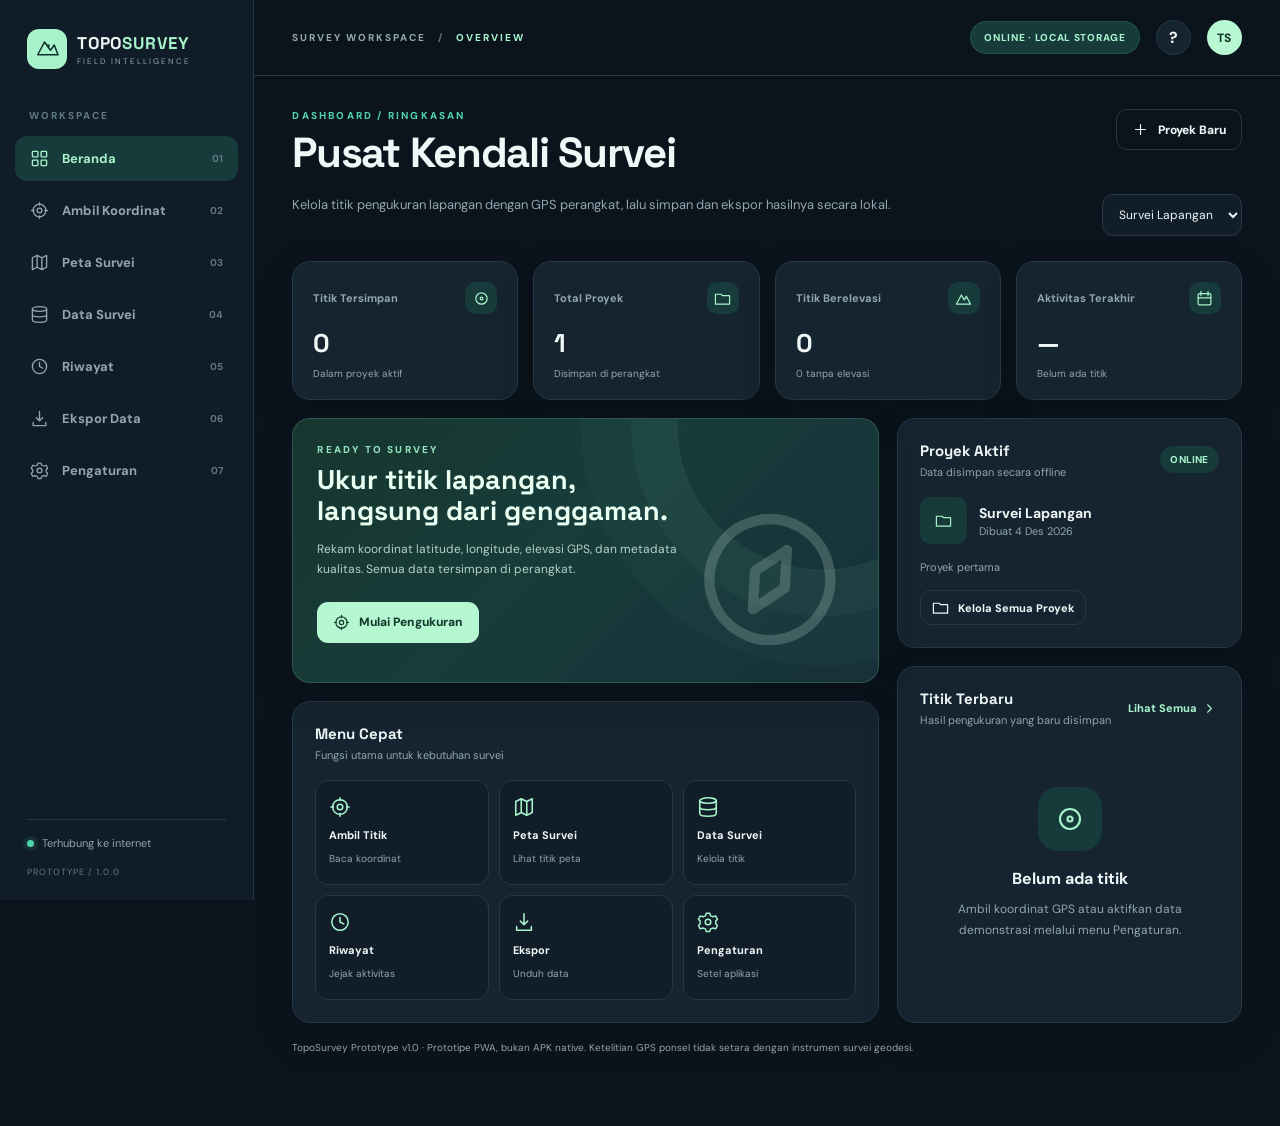
<file: TopoSurvey_Android_Prototype_FULL/TopoSurvey_Prototype_Langsung_Buka.html>
<!DOCTYPE html>
<html lang="id">
<head>
  <meta charset="utf-8" />
  <meta name="viewport" content="width=device-width, initial-scale=1, viewport-fit=cover" />
  <meta name="theme-color" content="#0B141D" />
  <meta name="description" content="TopoSurvey Mobile — prototipe aplikasi Android untuk pengambilan koordinat GPS, elevasi, pencatatan titik survei dan peta." />
  <meta name="mobile-web-app-capable" content="yes" />
  <meta name="apple-mobile-web-app-capable" content="yes" />
  
  
  <style>
@import url('https://fonts.googleapis.com/css2?family=DM+Sans:wght@400;500;600;700;800&family=Space+Grotesk:wght@400;500;600;700&display=swap');
:root{font-family:'DM Sans',system-ui,-apple-system,BlinkMacSystemFont,'Segoe UI',sans-serif;color-scheme:dark;font-synthesis:none;--bg:#0B141D;--bg-soft:#101C27;--panel:#152430;--panel-deep:#111E29;--panel-light:#1B2D39;--border:#263844;--text:#EFF7F7;--muted:#91A6AE;--subtle:#607987;--mint:#A7F4CB;--teal:#50D4AC;--teal-deep:#173A3B;--orange:#F8B66D;--red:#F37C84;--yellow:#F8CE85;--shadow:0 14px 38px rgba(0,0,0,.16);--radius:18px}
*{box-sizing:border-box}html{min-height:100%;scroll-behavior:smooth}body{margin:0;background:var(--bg);color:var(--text);min-width:320px}button,input,select,textarea{font:inherit}button{cursor:pointer}button:disabled{cursor:not-allowed;opacity:.45}button:focus-visible,input:focus-visible,select:focus-visible,textarea:focus-visible{outline:2px solid var(--mint);outline-offset:2px}a{color:var(--mint)}svg{flex-shrink:0}body[data-theme='light']{color-scheme:light;--bg:#EFF4F5;--bg-soft:#E8F0F1;--panel:#FFFFFF;--panel-deep:#F7FAFB;--panel-light:#EBF2F3;--border:#DAE6E8;--text:#142A32;--muted:#5C737B;--subtle:#7F969D;--mint:#09775E;--teal:#118667;--teal-deep:#D9F7E9;--orange:#B07121;--red:#CF4154;--yellow:#AD801E;--shadow:0 12px 35px rgba(27,64,71,.09)}
.app-shell{min-height:100vh;display:grid;grid-template-columns:254px minmax(0,1fr)}.sidebar{background:var(--bg-soft);border-right:1px solid var(--border);display:flex;flex-direction:column;padding:27px 15px 22px;position:sticky;top:0;height:100vh}.brand-sidebar{display:flex;align-items:center;gap:10px;padding:2px 12px 40px}.brand-icon{height:40px;width:40px;border-radius:12px;background:var(--mint);color:#0D302C;display:grid;place-items:center}.brand-icon svg{width:27px}.brand-sidebar strong{font-family:'Space Grotesk',sans-serif;letter-spacing:.8px;font-size:17px}.brand-sidebar strong span{color:var(--mint)}.brand-sidebar small{display:block;color:var(--muted);letter-spacing:2px;font-size:8px;margin-top:2px}.sidebar-section-title{font-size:10px;color:var(--subtle);font-weight:800;letter-spacing:2px;margin:0 14px 14px}.desktop-nav{display:flex;flex-direction:column;gap:7px}.nav-link{display:flex;align-items:center;gap:13px;color:var(--muted);font-size:13px;font-weight:700;text-align:left;border:0;border-radius:12px;background:none;padding:13px 15px;width:100%;transition:background .2s,color .2s}.nav-link svg{width:19px;height:19px}.nav-link:hover{background:var(--panel)}.nav-link.active{background:var(--teal-deep);color:var(--mint)}.nav-number{font-size:10px;color:var(--subtle);margin-left:auto}.sidebar-bottom{margin-top:auto;padding:0 12px}.sidebar-online{font-size:11px;color:var(--muted);display:flex;align-items:center;gap:8px;padding:16px 0;border-top:1px solid var(--border)}.online-led{width:7px;height:7px;background:var(--teal);border-radius:100%;box-shadow:0 0 0 4px rgba(80,212,172,.10)}.online-led.offline{background:var(--orange)}.sidebar-version{font-size:9px;color:var(--subtle);letter-spacing:1px}.workspace{min-width:0}.topbar{height:76px;padding:0 clamp(20px,3vw,46px);display:flex;align-items:center;justify-content:space-between;border-bottom:1px solid var(--border);background:var(--bg);position:sticky;top:0;z-index:15}.topbar-leading,.topbar-actions{display:flex;align-items:center;gap:16px}.topbar-eyebrow{font-size:10px;font-weight:800;color:var(--muted);letter-spacing:2px}.topbar-sep{color:var(--subtle);padding:0 8px}.topbar-eyebrow #pageCrumb{color:var(--mint)}.status-pill{font-size:10px;font-weight:800;letter-spacing:.7px;color:var(--mint);background:var(--teal-deep);border:1px solid rgba(80,212,172,.16);padding:9px 13px;border-radius:100px}.round-button,.avatar-button,.icon-button{width:35px;height:35px;border:1px solid var(--border);border-radius:50%;background:var(--panel);color:var(--text);font-weight:800;display:grid;place-items:center}.avatar-button{background:#B8F8D3;color:#133529;border-color:transparent;font-size:12px}.mobile-menu{display:none}.content{max-width:1600px;margin:0 auto;padding:33px clamp(20px,3vw,46px) 60px;min-height:calc(100vh - 76px)}.section-top{display:flex;align-items:start;justify-content:space-between;gap:16px;margin-bottom:25px;flex-wrap:wrap}.eyebrow{font-weight:800;text-transform:uppercase;letter-spacing:2.2px;font-size:10px;color:var(--teal);display:block;margin-bottom:8px}.hero-title{font-family:'Space Grotesk',sans-serif;letter-spacing:-1.3px;line-height:1.1;font-size:clamp(29px,3.4vw,42px);font-weight:700;margin:0}.muted{color:var(--muted)}.intro{color:var(--muted);font-size:13px;line-height:1.7;margin:12px 0 0;max-width:680px}.page-actions{display:flex;align-items:center;gap:9px;flex-wrap:wrap}.panel{border:1px solid var(--border);background:var(--panel);border-radius:var(--radius);box-shadow:var(--shadow)}.panel-pad{padding:22px}.panel-head{display:flex;align-items:center;justify-content:space-between;gap:14px;margin-bottom:18px}.panel-title{margin:0;font-size:15px;font-weight:800;font-family:'Space Grotesk',sans-serif}.panel-subtitle{color:var(--muted);font-size:11px;margin:5px 0 0}.tiny{font-size:11px}.caption{font-size:11px;color:var(--muted);line-height:1.5}.pill{border-radius:99px;display:inline-flex;align-items:center;gap:7px;padding:7px 10px;font-weight:800;font-size:10px;letter-spacing:.2px;background:var(--panel-light);color:var(--muted);white-space:nowrap}.pill.green{color:var(--mint);background:var(--teal-deep)}.pill.orange{color:var(--orange);background:rgba(248,182,109,.10)}.pill.red{color:var(--red);background:rgba(243,124,132,.10)}.pill.neutral{background:var(--panel-light)}.pill svg{height:13px;width:13px}.btn{border:1px solid var(--border);background:var(--panel-light);color:var(--text);font-weight:800;font-size:12px;padding:11px 15px;min-height:41px;border-radius:11px;display:inline-flex;align-items:center;justify-content:center;gap:9px;white-space:nowrap;transition:transform .15s,opacity .15s}.btn:hover:not(:disabled){transform:translateY(-1px)}.btn svg{height:17px;width:17px}.btn-primary{background:var(--mint);color:#0B3029;border-color:var(--mint)}body[data-theme='light'] .btn-primary{color:white;background:#0C8A6A}.btn-outline{background:transparent}.btn-quiet{border:none;background:none;color:var(--muted)}.btn-danger{border-color:rgba(243,124,132,.25);color:var(--red);background:rgba(243,124,132,.08)}.btn-full{width:100%}.btn-sm{min-height:35px;padding:8px 11px;font-size:11px}.stat-grid{display:grid;grid-template-columns:repeat(4,minmax(0,1fr));gap:15px;margin-bottom:18px}.stat-card{padding:20px 20px 19px;min-height:135px}.stat-top{display:flex;align-items:center;justify-content:space-between;margin-bottom:17px}.stat-title{font-size:11px;color:var(--muted);font-weight:700}.stat-icon{width:32px;height:32px;display:grid;place-items:center;color:var(--mint);background:var(--teal-deep);border-radius:10px}.stat-icon svg{width:17px;height:17px}.stat-value{font:700 clamp(24px,2vw,30px)/1 'Space Grotesk',sans-serif;letter-spacing:-1px}.stat-note{font-size:10px;color:var(--muted);margin-top:10px}.dashboard-grid{display:grid;grid-template-columns:minmax(0,1.45fr) minmax(280px,.85fr);gap:18px}.dashboard-column{display:flex;flex-direction:column;gap:18px}.spotlight{background:linear-gradient(135deg,#17372F 0%,#173C3A 46%,#17303A 100%);border-color:rgba(167,244,203,.16);padding:24px;min-height:265px;overflow:hidden;position:relative;color:#E9FFF2}.spotlight::after{content:'';position:absolute;width:290px;height:290px;border:1px solid rgba(167,244,203,.1);border-radius:100%;right:-90px;top:-140px;box-shadow:0 0 0 45px rgba(167,244,203,.035),0 0 0 95px rgba(167,244,203,.025)}.spotlight>*{position:relative;z-index:1}.spotlight .eyebrow{color:#96E2BD}.spotlight h2{font:700 27px/1.15 'Space Grotesk',sans-serif;margin:8px 0 13px;max-width:380px}.spotlight p{font-size:12px;line-height:1.7;color:#B5D2C6;max-width:370px;margin-bottom:22px}.spotlight .btn{background:#B5F7D0;border-color:transparent;color:#113B2C}.spotlight-icon{position:absolute!important;right:35px;bottom:25px;opacity:.19;transform:rotate(-15deg)}.spotlight-icon svg{width:145px;height:145px}.quick-grid{display:grid;grid-template-columns:repeat(3,1fr);gap:10px}.quick-card{display:flex;text-align:left;flex-direction:column;align-items:flex-start;gap:10px;padding:15px 13px;background:var(--panel-deep);border:1px solid var(--border);border-radius:13px;color:var(--text);min-height:105px}.quick-card:hover{border-color:var(--teal)}.quick-card svg{width:22px;height:22px;color:var(--mint)}.quick-card strong{font-size:11px}.quick-card span{font-size:10px;color:var(--muted)}.recent-list{display:flex;flex-direction:column}.recent-item{display:flex;gap:12px;align-items:center;padding:12px 0;border-bottom:1px solid var(--border)}.recent-item:last-child{border:0}.point-icon{height:35px;width:35px;display:grid;place-items:center;background:var(--teal-deep);border-radius:10px;color:var(--mint)}.point-icon svg{height:17px;width:17px}.recent-main{flex:1;min-width:0}.recent-main strong{font-size:12px;display:block;margin-bottom:3px;overflow:hidden;text-overflow:ellipsis;white-space:nowrap}.recent-main small{color:var(--muted);font-size:10px}.recent-right{text-align:right}.recent-right strong{display:block;font-size:11px}.recent-right small{font-size:10px;color:var(--subtle)}.text-action{border:0;background:transparent;color:var(--mint);font-size:11px;font-weight:800;display:inline-flex;align-items:center;gap:5px;padding:2px}.text-action svg{height:15px;width:15px}.active-project{display:flex;align-items:center;justify-content:space-between;gap:10px;margin-top:16px}.select,.field{background:var(--panel-deep);border:1px solid var(--border);border-radius:11px;color:var(--text);padding:11px 12px;min-height:42px;width:100%;font-size:12px;outline:none}.select:focus,.field:focus{border-color:var(--teal)}select option{background:var(--panel);color:var(--text)}.field::placeholder,textarea::placeholder{color:var(--subtle)}.field-label{color:var(--muted);font-size:11px;font-weight:800;display:block;margin:0 0 7px}.form-field{display:block;min-width:0}.form-grid{display:grid;grid-template-columns:repeat(2,minmax(0,1fr));gap:14px}.form-stack{display:flex;flex-direction:column;gap:15px}.form-span{grid-column:1/-1}textarea.field{resize:vertical;min-height:88px}.metrics{display:grid;grid-template-columns:repeat(2,minmax(0,1fr));gap:12px}.metric{border-radius:13px;border:1px solid var(--border);background:var(--panel-deep);padding:15px;min-width:0}.metric-label{color:var(--muted);font-size:10px;font-weight:800;letter-spacing:.7px;margin-bottom:7px}.metric-value{font:700 clamp(17px,2vw,25px)/1.2 'Space Grotesk',sans-serif;letter-spacing:-.5px;font-variant-numeric:tabular-nums;overflow-wrap:anywhere}.metric-small{font-size:10px;color:var(--muted);margin-top:7px}.gps-layout{display:grid;grid-template-columns:minmax(0,1.25fr) minmax(290px,.75fr);gap:18px}.gps-panel{padding:23px}.gps-banner{border:1px dashed var(--border);background:var(--panel-deep);border-radius:14px;padding:18px;display:flex;align-items:center;gap:14px;margin-bottom:20px}.gps-ring{height:44px;width:44px;background:var(--teal-deep);color:var(--mint);border-radius:100%;display:grid;place-items:center}.gps-ring svg{height:23px;width:23px}.gps-info{flex:1}.gps-info strong{display:block;font-size:12px;margin-bottom:5px}.gps-info span{font-size:10px;color:var(--muted)}.gps-flag{font-weight:800;font-size:10px}.gps-big-coords{display:grid;grid-template-columns:1fr 1fr;gap:12px;margin-bottom:15px}.gps-big-coords .metric{padding:22px 17px}.gps-big-coords .metric-value{font-size:clamp(20px,2.2vw,32px)}.gps-support{display:grid;grid-template-columns:repeat(3,1fr);gap:10px;margin-bottom:17px}.gps-support .metric{padding:14px}.gps-support .metric-value{font-size:17px}.inline-info{font-size:11px;color:var(--muted);line-height:1.6;display:flex;gap:9px;background:var(--panel-light);border:1px solid var(--border);border-radius:11px;padding:12px;margin-top:15px}.inline-info svg{width:16px;height:16px;color:var(--orange);margin-top:1px}.gps-commands{display:flex;gap:9px;margin-top:17px;flex-wrap:wrap}.quality-strip{display:flex;align-items:center;gap:8px;flex-wrap:wrap;margin-top:16px}.quality-warning{color:var(--orange)}.muted-line{height:1px;background:var(--border);margin:19px 0}.list-controls{display:flex;gap:10px;align-items:center;flex-wrap:wrap;margin-bottom:16px}.search-field{position:relative;flex:1;min-width:190px}.search-field input{padding-left:37px}.search-field svg{position:absolute;left:12px;top:50%;transform:translateY(-50%);color:var(--muted);height:17px;width:17px}.list-controls .select{width:auto;min-width:150px}.data-table-wrap{overflow:auto;border-radius:13px;border:1px solid var(--border)}.data-table{width:100%;border-collapse:collapse;text-align:left;white-space:nowrap}.data-table thead{background:var(--panel-deep)}.data-table th{font-size:10px;letter-spacing:.6px;text-transform:uppercase;color:var(--subtle);font-weight:800;padding:14px 14px}.data-table td{font-size:12px;border-top:1px solid var(--border);padding:13px 14px}.data-table td.mono{font:500 11px 'Space Grotesk',monospace;font-variant-numeric:tabular-nums}.data-table tr:hover td{background:var(--panel-deep)}.row-link{background:none;border:0;text-align:left;color:var(--text);font-weight:800;padding:0;font-size:12px}.row-link:hover{text-decoration:underline;color:var(--mint)}.table-actions{display:flex;gap:5px}.mini-button{border:1px solid var(--border);background:var(--panel-deep);color:var(--muted);border-radius:8px;width:30px;height:30px;display:grid;place-items:center}.mini-button svg{width:15px;height:15px}.mini-button:hover{color:var(--mint)}.empty-state{text-align:center;padding:42px 20px;color:var(--muted)}.empty-icon{width:64px;height:64px;background:var(--teal-deep);color:var(--mint);display:grid;place-items:center;border-radius:20px;margin:0 auto 17px}.empty-icon svg{width:30px;height:30px}.empty-state h3{margin:0 0 10px;font-size:16px;color:var(--text)}.empty-state p{font-size:12px;line-height:1.7;max-width:360px;margin:0 auto 18px}.timeline{position:relative;margin-left:8px}.timeline::before{content:'';height:calc(100% - 30px);width:1px;background:var(--border);position:absolute;left:13px;top:16px}.activity{display:flex;gap:16px;padding-bottom:23px;position:relative}.activity-icon{height:27px;width:27px;background:var(--teal-deep);color:var(--mint);border:1px solid var(--border);border-radius:50%;display:grid;place-items:center;position:relative;z-index:1}.activity-icon svg{height:13px;width:13px}.activity-body{padding-top:2px;flex:1}.activity-body strong{font-size:12px}.activity-body p{margin:5px 0;color:var(--muted);font-size:11px}.activity-date{font-size:10px;color:var(--subtle);margin-top:6px}.export-layout{display:grid;grid-template-columns:minmax(0,.85fr) minmax(0,1.15fr);gap:18px}.format-options{display:grid;grid-template-columns:repeat(2,1fr);gap:10px}.format-card{border:1px solid var(--border);background:var(--panel-deep);border-radius:12px;padding:14px;text-align:left;display:flex;align-items:center;gap:11px;color:var(--text)}.format-card.selected{border-color:var(--teal);background:var(--teal-deep)}.format-card svg{width:23px;height:23px;color:var(--mint)}.format-card strong{font-size:12px}.format-card small{display:block;font-size:10px;color:var(--muted);margin-top:4px}.export-preview{background:var(--panel-deep);border-radius:12px;padding:17px;line-height:1.8;overflow:auto;color:var(--muted);font:11px/1.7 monospace;max-height:340px;white-space:pre-wrap;word-break:break-word}.settings-layout{display:grid;grid-template-columns:minmax(0,1.15fr) minmax(250px,.85fr);gap:18px}.settings-item{display:flex;align-items:center;justify-content:space-between;gap:15px;padding:17px 0;border-bottom:1px solid var(--border)}.settings-item:last-child{border:0}.settings-item strong{display:block;font-size:12px;margin-bottom:5px}.settings-item span{font-size:11px;color:var(--muted);line-height:1.6}.settings-item .select,.settings-item .field{width:145px;min-width:120px}.project-list{display:flex;flex-direction:column;gap:9px}.project-item{display:flex;align-items:center;justify-content:space-between;gap:10px;border:1px solid var(--border);border-radius:12px;background:var(--panel-deep);padding:12px}.project-item.active{border-color:rgba(80,212,172,.5)}.project-item strong{font-size:12px;display:block}.project-item small{font-size:10px;color:var(--muted)}.project-actions{display:flex;gap:5px}.map-layout{display:grid;grid-template-columns:minmax(0,1fr) 285px;gap:18px}.map-card{padding:0;overflow:hidden}.map-toolbar{padding:13px 15px;display:flex;gap:9px;justify-content:space-between;align-items:center;border-bottom:1px solid var(--border);flex-wrap:wrap}.map-toolbar strong{font-size:12px}.map-actions{display:flex;gap:7px}.map-control{width:33px;height:33px;border:1px solid var(--border);border-radius:9px;background:var(--panel-deep);color:var(--text);display:grid;place-items:center}.map-control svg{width:16px;height:16px}.map-viewport{position:relative;width:100%;height:clamp(430px,61vh,740px);overflow:hidden;background:#162B35;touch-action:none;cursor:grab;user-select:none}.map-viewport:active{cursor:grabbing}.map-grid{position:absolute;inset:0;background:radial-gradient(circle at 30% 25%,rgba(56,115,119,.37),transparent 35%),linear-gradient(45deg,transparent 49%,rgba(149,199,197,.05) 50%,transparent 51%),linear-gradient(90deg,rgba(152,213,207,.06) 1px,transparent 1px),linear-gradient(rgba(152,213,207,.06) 1px,transparent 1px);background-size:100% 100%,55px 55px,56px 56px,56px 56px}.map-tiles{position:absolute;inset:0;pointer-events:none}.map-tile{position:absolute;width:256px;height:256px;object-fit:cover;filter:saturate(.62) brightness(.8)}body[data-theme='light'] .map-tile{filter:saturate(.75) brightness(1)}.map-marker{position:absolute;z-index:2;transform:translate(-50%,-95%);background:transparent;border:0;padding:0;color:#9CF5C9;filter:drop-shadow(0 2px 2px rgba(0,0,0,.5))}.map-marker.demo{color:#FFB86B}.map-marker svg{width:32px;height:40px}.map-marker.current{color:#90CCFF;transform:translate(-50%,-50%)}.map-marker.current svg{width:29px;height:29px}.map-center-mark{position:absolute;top:50%;left:50%;transform:translate(-50%,-50%);color:rgba(224,255,246,.55);z-index:3;pointer-events:none}.map-center-mark svg{height:20px;width:20px}.map-bottom-attribution{position:absolute;bottom:6px;right:8px;background:rgba(13,29,36,.86);font-size:9px;color:#D1DBDE;padding:5px 7px;border-radius:5px;z-index:4}.map-bottom-attribution a{color:#A8FFDE}.map-banner{position:absolute;z-index:4;left:13px;top:12px;background:rgba(11,25,34,.88);border:1px solid rgba(255,255,255,.15);padding:9px 11px;font-size:10px;color:#D0EDE5;border-radius:10px;pointer-events:none}.map-zoom-badge{position:absolute;bottom:10px;left:12px;border:1px solid rgba(255,255,255,.2);background:#132834d9;color:#E7F9F2;border-radius:6px;padding:5px 8px;font-size:10px;z-index:4}.map-side-list{display:flex;flex-direction:column;gap:9px;max-height:480px;overflow:auto}.map-side-point{display:flex;gap:10px;border:1px solid var(--border);background:var(--panel-deep);border-radius:11px;padding:11px;color:var(--text);text-align:left}.map-side-point:hover{border-color:var(--teal)}.map-side-point .map-side-dot{height:10px;width:10px;border-radius:50%;background:var(--mint);margin-top:4px}.map-side-point .map-side-dot.demo{background:var(--orange)}.map-side-point strong{font-size:11px;display:block;margin-bottom:4px}.map-side-point small{font-size:10px;color:var(--muted)}.legend{display:flex;align-items:center;gap:14px;font-size:10px;color:var(--muted);flex-wrap:wrap}.legend-dot{width:8px;height:8px;border-radius:50%;display:inline-block;margin-right:6px;background:var(--mint)}.legend-dot.demo{background:var(--orange)}.legend-dot.current{background:#7ABFFF}.modal-root,.drawer-root{position:fixed;inset:0;z-index:80;display:flex;align-items:center;justify-content:center;background:rgba(0,0,0,.72);padding:20px}.modal-root[hidden],.drawer-root[hidden]{display:none}.modal-box{width:min(100%,525px);max-height:min(90vh,800px);overflow:auto;background:var(--panel);border:1px solid var(--border);border-radius:21px;box-shadow:0 24px 90px rgba(0,0,0,.4);padding:24px}.modal-header{display:flex;justify-content:space-between;align-items:start;gap:15px;margin-bottom:22px}.modal-header h2{font-size:20px;font-family:'Space Grotesk',sans-serif;margin:0}.modal-header p{font-size:11px;color:var(--muted);margin:6px 0 0;line-height:1.5}.modal-actions{display:flex;gap:9px;justify-content:flex-end;margin-top:22px;flex-wrap:wrap}.detail-grid{display:grid;grid-template-columns:repeat(2,1fr);gap:9px}.detail-item{background:var(--panel-deep);border-radius:10px;padding:12px;overflow:hidden}.detail-item small{font-size:10px;color:var(--muted);display:block;margin-bottom:7px}.detail-item strong{font:700 13px 'Space Grotesk',sans-serif;overflow-wrap:anywhere}.toast{position:fixed;bottom:27px;left:50%;transform:translate(-50%,20px);z-index:150;background:#D0F9DF;color:#12432C;padding:12px 17px;border-radius:11px;box-shadow:0 10px 30px rgba(0,0,0,.25);font-size:12px;font-weight:700;opacity:0;pointer-events:none;max-width:min(90vw,480px);transition:opacity .2s,transform .2s}.toast.show{opacity:1;transform:translate(-50%,0)}.toast.error{background:#FFDCDF;color:#7E273A}.mobile-bottom-nav{display:none}.drawer-box{background:var(--panel);width:min(380px,100%);height:100%;margin-left:auto;padding:23px 18px;overflow:auto;box-shadow:var(--shadow)}.drawer-top{display:flex;align-items:center;justify-content:space-between;margin-bottom:24px}.drawer-top strong{font-family:'Space Grotesk',sans-serif}.drawer-root{padding:0;justify-content:flex-end}.footer-note{color:var(--muted);font-size:10px;line-height:1.7;margin-top:16px}.point-list-small{display:flex;flex-direction:column;gap:8px}.point-list-small .recent-item{padding:10px 0}.mono{font-family:'Space Grotesk',monospace;font-variant-numeric:tabular-nums}.notice{background:rgba(248,182,109,.08);border:1px solid rgba(248,182,109,.21);border-radius:12px;padding:13px;display:flex;gap:10px;color:var(--orange);font-size:11px;line-height:1.7}.notice svg{width:18px;height:18px}.notice p{margin:0}.checkline{display:flex;gap:9px;align-items:flex-start;font-size:12px;color:var(--muted);margin:14px 0}.checkline input{accent-color:var(--teal);margin-top:3px}.inline-btn-group{display:flex;gap:6px;flex-wrap:wrap}.soft-hr{border:0;border-top:1px solid var(--border);margin:18px 0}.word-wrap{overflow-wrap:anywhere}.project-switch{max-width:300px}.multi-info{display:flex;gap:10px;flex-wrap:wrap}.small-annotation{font-size:10px;color:var(--subtle)}#printArea{display:none}
@media(max-width:1240px){.app-shell{grid-template-columns:222px 1fr}.sidebar{padding-left:10px;padding-right:10px}.dashboard-grid{grid-template-columns:1fr}.dashboard-column{display:grid;grid-template-columns:1fr 1fr}.gps-layout{grid-template-columns:1fr}.map-layout{grid-template-columns:minmax(0,1fr) 240px}.stat-grid{grid-template-columns:repeat(2,1fr)}}
@media(max-width:900px){.app-shell{display:block}.sidebar{display:none}.topbar{height:62px;padding:0 20px}.mobile-menu{display:grid;width:31px;height:31px;border-radius:9px;font-size:17px}.topbar-leading{gap:12px}.content{padding:23px 18px 110px;min-height:calc(100vh - 62px)}.mobile-bottom-nav{display:grid;grid-template-columns:repeat(5,1fr);position:fixed;bottom:0;left:0;right:0;z-index:35;height:calc(67px + env(safe-area-inset-bottom));padding:7px 5px calc(8px + env(safe-area-inset-bottom));border-top:1px solid var(--border);background:var(--bg-soft);box-shadow:0 -6px 30px rgba(0,0,0,.1)}.mobile-nav-item{background:transparent;border:0;color:var(--muted);display:flex;flex-direction:column;align-items:center;justify-content:center;gap:4px;font-size:9px;font-weight:700;border-radius:10px}.mobile-nav-item svg{width:22px;height:22px}.mobile-nav-item.active{color:var(--mint)}.map-layout{grid-template-columns:1fr}.map-viewport{height:50vh;min-height:360px}.map-side{order:2}.export-layout,.settings-layout{grid-template-columns:1fr}}
@media(max-width:620px){.topbar-eyebrow{font-size:9px;letter-spacing:1px}.topbar-sep{padding:0 4px}.topbar-actions{gap:8px}.topbar-actions .status-pill{display:none}.round-button{width:31px;height:31px}.avatar-button{width:31px;height:31px}.hero-title{font-size:30px}.section-top{margin-bottom:18px}.stat-grid{gap:9px;margin-bottom:11px}.stat-card{padding:15px;min-height:120px}.stat-value{font-size:26px}.stat-title{font-size:10px}.dashboard-column{display:flex}.dashboard-grid{gap:12px}.spotlight{min-height:230px;padding:20px}.spotlight h2{font-size:24px}.spotlight-icon svg{width:95px;height:95px}.quick-grid{grid-template-columns:repeat(3,1fr);gap:8px}.quick-card{padding:11px 9px;min-height:102px}.quick-card strong{font-size:10px}.quick-card span{font-size:9px}.panel-pad{padding:17px}.gps-panel{padding:17px}.gps-big-coords{grid-template-columns:1fr 1fr;gap:8px}.gps-big-coords .metric{padding:15px 11px}.gps-big-coords .metric-value{font-size:19px}.gps-support{gap:7px}.gps-support .metric{padding:10px}.gps-support .metric-value{font-size:14px}.metric-label{font-size:9px}.form-grid{grid-template-columns:1fr}.list-controls .select{flex:1;min-width:0}.search-field{min-width:100%}.format-options{grid-template-columns:1fr 1fr}.format-card{padding:11px}.modal-root{padding:9px}.modal-box{padding:18px;border-radius:16px}.detail-grid{gap:6px}.detail-item{padding:10px}.detail-item strong{font-size:11px}.page-actions{width:100%}.page-actions .btn{flex:1}.map-viewport{height:430px}.settings-item .select,.settings-item .field{width:120px;min-width:0}}
@media print{@page{size:A4 portrait;margin:16mm}body{background:white!important;color:#172831!important}.app-shell,.modal-root,.drawer-root,.toast,.mobile-bottom-nav{display:none!important}#printArea{display:block!important;color:#142C31!important;font:11px/1.5 Arial,sans-serif}#printArea h1{font-size:25px;margin:0 0 10px;color:#0B4B46}#printArea h2{font-size:16px;margin:22px 0 10px}#printArea table{width:100%;border-collapse:collapse;font-size:9px}#printArea th,#printArea td{border:1px solid #C9D8D9;padding:7px 5px;text-align:left;overflow-wrap:anywhere}#printArea th{background:#E7F3F0}#printArea .print-meta{margin:8px 0 16px;color:#4D6D71}#printArea .print-foot{font-size:9px;color:#6C7E81;margin-top:22px}}

</style>
  <title>TopoSurvey — Survei Topografi Android</title>
</head>
<body data-theme="dark">
  <div class="app-shell" id="appShell">
    <aside class="sidebar" id="sidebar" aria-label="Navigasi utama">
      <div class="brand-sidebar"><div class="brand-icon"><svg viewBox="0 0 36 36" fill="none"><path d="M5 25 14 8l8 11 5-7 5 13H5Z" stroke="currentColor" stroke-width="2" stroke-linejoin="round"/><circle cx="19" cy="13" r="2" fill="currentColor"/></svg></div><div><strong>TOPO<span>SURVEY</span></strong><small>FIELD INTELLIGENCE</small></div></div>
      <div class="sidebar-section-title">WORKSPACE</div>
      <nav id="desktopNav" class="desktop-nav" aria-label="Menu desktop"></nav>
      <div class="sidebar-bottom"><div class="sidebar-online" id="connectionSidebar"><span class="online-led"></span> <span>Status browser</span></div><div class="sidebar-version">PROTOTYPE / 1.0.0</div></div>
    </aside>
    <div class="workspace">
      <header class="topbar">
        <div class="topbar-leading"><button class="icon-button mobile-menu" data-action="open-drawer" aria-label="Buka seluruh menu"><span id="menuIcon">☰</span></button><div class="topbar-eyebrow">SURVEY WORKSPACE <span class="topbar-sep">/</span> <span id="pageCrumb">OVERVIEW</span></div></div>
        <div class="topbar-actions"><span class="status-pill" id="networkPill">OFFLINE READY</span><button class="round-button" data-action="show-help" aria-label="Panduan aplikasi">?</button><button class="avatar-button" data-action="navigate" data-page="settings" aria-label="Pengaturan">TS</button></div>
      </header>
      <main class="content" id="screen" tabindex="-1" aria-live="polite"></main>
    </div>
    <nav id="mobileNav" class="mobile-bottom-nav" aria-label="Navigasi bawah"></nav>
  </div>
  <div id="drawer" class="drawer-root" hidden></div>
  <div id="modal" class="modal-root" hidden></div>
  <div id="toast" role="status" aria-live="polite" class="toast"></div>
  <section id="printArea" aria-label="Laporan untuk dicetak"></section>
  <script>
/* TopoSurvey Mobile — interactive PWA prototype.
   User-controlled geolocation and local-only data. Never fabricates real GPS measurements. */
(() => {
'use strict';
const STORAGE_KEY='toposurvey_mobile_v1';
const MAX_FIX_AGE_MS=30000;
const PAGE_META={dashboard:['Beranda','OVERVIEW','grid'],capture:['Ambil Koordinat','GPS CAPTURE','crosshair'],map:['Peta Survei','MAP EXPLORER','map'],data:['Data Survei','DATA MANAGER','database'],history:['Riwayat','ACTIVITY LOG','clock'],export:['Ekspor Data','DATA EXPORT','download'],settings:['Pengaturan','PREFERENCES','settings']};
const ICONS={
 grid:'<rect x="3" y="3" width="7" height="7" rx="1"/><rect x="14" y="3" width="7" height="7" rx="1"/><rect x="3" y="14" width="7" height="7" rx="1"/><rect x="14" y="14" width="7" height="7" rx="1"/>',
 crosshair:'<circle cx="12" cy="12" r="8"/><circle cx="12" cy="12" r="3"/><path d="M12 2v3m0 14v3M2 12h3m14 0h3"/>',
 map:'<path d="m3 6 6-3 6 3 6-3v15l-6 3-6-3-6 3V6Zm6-3v15m6-12v15"/>',
 database:'<ellipse cx="12" cy="5" rx="9" ry="3"/><path d="M3 5v14c0 4 18 4 18 0V5M3 12c0 4 18 4 18 0"/>',
 clock:'<circle cx="12" cy="12" r="9"/><path d="M12 7v5l4 2"/>',
 download:'<path d="M12 3v12m-4-4 4 4 4-4M4 17v4h16v-4"/>',
 settings:'<circle cx="12" cy="12" r="3"/><path d="M10 2h4l1 3 3 1 3-1 2 4-2 2v3l2 2-2 4-3-1-3 1-1 3h-4l-1-3-3-1-3 1-2-4 2-2v-3L1 9l2-4 3 1 3-1z" transform="translate(0,0) scale(.94) translate(.72,.72)"/>',
 plus:'<path d="M12 5v14M5 12h14"/>',
 arrow:'<path d="M5 12h14m-6-6 6 6-6 6"/>',
 chevron:'<path d="m9 18 6-6-6-6"/>',
 arrowleft:'<path d="M19 12H5m6 6-6-6 6-6"/>',
 locate:'<path d="m3 11 18-8-8 18-2-8-8-2Z"/>',
 pin:'<path d="M20 10c0 5-8 12-8 12S4 15 4 10a8 8 0 1 1 16 0Z"/><circle cx="12" cy="10" r="2.4"/>',
 point:'<circle cx="12" cy="12" r="8"/><circle cx="12" cy="12" r="2"/>',
 gps:'<path d="M2 12a10 10 0 0 1 20 0M5 12a7 7 0 0 1 14 0M8 12a4 4 0 0 1 8 0M12 12v8"/>',
 layers:'<path d="m12 3 9 5-9 5-9-5 9-5Zm-9 9 9 5 9-5M3 16l9 5 9-5"/>',
 ruler:'<path d="M3 17 17 3l4 4L7 21l-4-4ZM8 12l3 3m1-7 3 3m1-7 3 3"/>',
 mountain:'<path d="m2 20 7-13 4 7 3-5 6 11H2Z"/>',
 check:'<path d="m4 12 5 5L20 6"/>',
 x:'<path d="M5 5l14 14M19 5 5 19"/>',
 search:'<circle cx="11" cy="11" r="7"/><path d="m16 16 5 5"/>',
 edit:'<path d="m3 17 0 4 4 0 12-12-4-4L3 17Zm11-11 4 4m-1-6 2-2 4 4-2 2"/>',
 trash:'<path d="M4 6h16M10 6V4h4v2m-8 0 1 15h10l1-15M10 10v7m4-7v7"/>',
 info:'<circle cx="12" cy="12" r="10"/><path d="M12 11v6m0-10h.01"/>',
 warning:'<path d="m12 2 10 18H2L12 2Zm0 7v5m0 3h.01"/>',
 refresh:'<path d="M20 7v5h-5M4 17v-5h5"/><path d="M5 9a8 8 0 0 1 14-2l1 5M4 12l1 5a8 8 0 0 0 14-2"/>',
 file:'<path d="M5 2h9l5 5v15H5V2Zm9 0v6h5M8 13h8m-8 4h8"/>',
 upload:'<path d="M12 16V3m-4 4 4-4 4 4M3 17v4h18v-4"/>',
 csv:'<rect x="3" y="3" width="18" height="18" rx="2"/><path d="M3 9h18M9 3v18M3 15h18M15 9v12"/>',
 geo:'<path d="m12 2 9 5-9 5-9-5 9-5Zm-9 5v10l9 5 9-5V7M12 12v10"/>',
 calendar:'<rect x="3" y="5" width="18" height="16" rx="2"/><path d="M7 2v6m10-6v6M3 11h18"/>',
 menu:'<path d="M4 6h16M4 12h16M4 18h16"/>',
 home:'<path d="m3 10 9-8 9 8v11h-7v-7h-4v7H3V10Z"/>',
 wifi:'<path d="M2 9a15 15 0 0 1 20 0M5 13a10 10 0 0 1 14 0M9 17a5 5 0 0 1 6 0M12 21h.01"/>',
 clipboard:'<rect x="5" y="4" width="14" height="18" rx="2"/><path d="M9 4V2h6v2M9 11h6m-6 4h6"/>',
 archive:'<rect x="3" y="3" width="18" height="5" rx="1"/><path d="M5 8v13h14V8m-10 5h6"/>',
 filter:'<path d="M3 4h18l-7 8v7l-4 2v-9L3 4Z"/>',
 eye:'<path d="M2 12c5-8 15-8 20 0-5 8-15 8-20 0Z"/><circle cx="12" cy="12" r="3"/>',
 lock:'<rect x="5" y="11" width="14" height="11" rx="2"/><path d="M8 11V7a4 4 0 0 1 8 0v4"/>',
 sun:'<circle cx="12" cy="12" r="4"/><path d="M12 2v2m0 16v2M2 12h2m16 0h2M5 5l2 2m10 10 2 2M19 5l-2 2M7 17l-2 2"/>',
 pluscircle:'<circle cx="12" cy="12" r="9"/><path d="M12 7v10m-5-5h10"/>',
 compass:'<circle cx="12" cy="12" r="10"/><path d="m16 8-2 6-6 2 2-6 6-2Z"/>',
 globe:'<circle cx="12" cy="12" r="10"/><path d="M2 12h20M12 2c-6 5-6 15 0 20m0-20c6 5 6 15 0 20"/>',
 signal:'<path d="M3 19h2v2H3zm5-4h2v6H8zm5-5h2v11h-2zm5-7h2v18h-2z"/>',
 folder:'<path d="M2 6h8l2 2h10v12H2V6Z"/>',
 share:'<circle cx="18" cy="5" r="3"/><circle cx="5" cy="12" r="3"/><circle cx="18" cy="19" r="3"/><path d="m8 11 7-5m-7 8 7 4"/>',
 target:'<circle cx="12" cy="12" r="9"/><circle cx="12" cy="12" r="5"/><circle cx="12" cy="12" r="1"/>',
 copy:'<rect x="8" y="8" width="12" height="13" rx="2"/><path d="M16 8V4H4v13h4"/>',
 print:'<path d="M6 9V3h12v6M6 18H3V9h18v9h-3m-12-5h12v8H6v-8Z"/>',
 dots:'<circle cx="5" cy="12" r="1"/><circle cx="12" cy="12" r="1"/><circle cx="19" cy="12" r="1"/>'
};
function icon(name,cl=''){return `<svg class="${cl}" viewBox="0 0 24 24" width="20" height="20" fill="none" stroke="currentColor" stroke-width="1.7" stroke-linecap="round" stroke-linejoin="round" aria-hidden="true">${ICONS[name]||ICONS.point}</svg>`;}
function esc(value){return String(value??'').replace(/[&<>"']/g,c=>({'&':'&amp;','<':'&lt;','>':'&gt;','"':'&quot;',"'":'&#39;'}[c]));}
function id(){return typeof crypto!=='undefined'&&crypto.randomUUID?crypto.randomUUID():`${Date.now()}-${Math.random().toString(16).slice(2)}`;}
function safeText(t,max=140){return String(t??'').trim().slice(0,max);}
function fmtDate(ts,opts={dateStyle:'medium',timeStyle:'short'}){return Number.isFinite(Number(ts))?new Intl.DateTimeFormat('id-ID',{timeZone:undefined,...opts}).format(new Date(Number(ts))):'—';}
function fmtNum(n,d=2){return Number.isFinite(Number(n))&&n!==null?new Intl.NumberFormat('id-ID',{minimumFractionDigits:d,maximumFractionDigits:d}).format(Number(n)):'—';}
function coord(n){return typeof n==='number'&&Number.isFinite(n)?n.toFixed(7):'—';}
function displayLength(n,d=1){if(n===null||n===undefined||!Number.isFinite(Number(n)))return '—';return db.settings.units==='ft'?`${fmtNum(Number(n)*3.280839895,d)} ft`:`${fmtNum(n,d)} m`;}
function formatElev(n){return n===null||n===undefined||!Number.isFinite(Number(n))?'Tidak tersedia':displayLength(n,1);}
function newState(){const p={id:id(),name:'Survei Lapangan',description:'Proyek pertama',createdAt:Date.now()};return {version:1,projects:[p],activeProjectId:p.id,points:[],history:[],settings:{accuracyThreshold:10,units:'m',theme:'dark',basemap:'osm'}};}
function loadState(){try{const raw=localStorage.getItem(STORAGE_KEY);if(!raw)return newState();const s=JSON.parse(raw);if(!Array.isArray(s.projects)||!Array.isArray(s.points)||!Array.isArray(s.history)||!s.projects.length)throw Error('Invalid saved schema');return {...newState(),...s,settings:{...newState().settings,...s.settings}};}catch(e){console.warn('Stored data could not be loaded',e);return newState();}}
let db=loadState();
let ui={page:'dashboard',pointQuery:'',dataProjectId:'all',historyProjectId:'all',exportProjectId:'active',dateFrom:'',dateTo:'',format:'csv',fix:null,gpsSearching:false,gpsError:'',lowQualityConsent:false,selectedPointId:null,mapCenter:{lat:-6.914744,lon:107.609810},mapZoom:15,mapProjectId:'active',mapBoundsInitialized:false};
let toastTimer=null;
function persist(){try{localStorage.setItem(STORAGE_KEY,JSON.stringify(db));return true;}catch(e){notify('Penyimpanan browser penuh atau tidak tersedia. Data belum tersimpan.',true);console.error(e);return false;}}
function logEvent(action,message,pointId=null,projectId=null){db.history.unshift({id:id(),action,message,pointId,projectId:projectId||db.activeProjectId,at:Date.now()});db.history=db.history.slice(0,600);}
function currentProject(){return db.projects.find(x=>x.id===db.activeProjectId)||db.projects[0];}
function projectName(pid){return db.projects.find(x=>x.id===pid)?.name||'Proyek dihapus';}
function selectedPoints(pid='active'){return db.points.filter(p=>pid==='all'||p.projectId===(pid==='active'?db.activeProjectId:pid));}
function pointList(){return selectedPoints(ui.dataProjectId).filter(p=>`${p.code} ${p.name} ${p.notes||''} ${projectName(p.projectId)}`.toLowerCase().includes(ui.pointQuery.trim().toLowerCase())).sort((a,b)=>b.recordedAt-a.recordedAt);}
function recentPoints(pid='active',limit=5){return selectedPoints(pid).sort((a,b)=>b.recordedAt-a.recordedAt).slice(0,limit);}
function nextPointCode(){const codeNums=selectedPoints('active').map(p=>Number((p.code||'').match(/^TP-(\d+)$/)?.[1]||0));return `TP-${String(Math.max(0,...codeNums)+1).padStart(3,'0')}`;}
function qualityBadge(p){return p.source==='DEMO'?'<span class="pill orange">DATA DEMO</span>':p.quality==='LOW_QUALITY'?'<span class="pill orange">AKURASI RENDAH</span>':'<span class="pill green">TERCATAT</span>';}
function notify(message,error=false){const node=document.querySelector('#toast');node.textContent=message;node.classList.toggle('error',!!error);node.classList.add('show');clearTimeout(toastTimer);toastTimer=setTimeout(()=>node.classList.remove('show'),3600);}
function mutate(callback){const previous=JSON.stringify(db);callback();if(!persist()){db=JSON.parse(previous);return false;}render();return true;}
function pageTitle(title,subtitle,action=''){return `<div class="section-top"><div><span class="eyebrow">${esc(subtitle)}</span><h1 class="hero-title">${esc(title)}</h1></div>${action?`<div class="page-actions">${action}</div>`:''}</div>`;}
function badgeOnline(){return navigator.onLine?'<span class="pill green">ONLINE</span>':'<span class="pill orange">OFFLINE</span>';}
function btn(action,label,ico=null,klass='',extra=''){return `<button type="button" class="btn ${klass}" data-action="${esc(action)}" ${extra}>${ico?icon(ico):''}${esc(label)}</button>`;}
function empty(ico,title,desc,buttons=''){return `<div class="empty-state"><div class="empty-icon">${icon(ico)}</div><h3>${esc(title)}</h3><p>${esc(desc)}</p>${buttons}</div>`;}
function projectSelect(selected,attributes='',includeAll=false){let opts=(includeAll?'<option value="all"'+(selected==='all'?' selected':'')+'>Semua proyek</option>':'')+db.projects.map(p=>`<option value="${esc(p.id)}" ${selected===p.id?'selected':''}>${esc(p.name)}</option>`).join('');return `<select class="select" ${attributes}>${opts}</select>`;}
function renderNav(){const make=(key,mobile=false)=>`<button class="${mobile?'mobile-nav-item':'nav-link'} ${ui.page===key?'active':''}" data-action="navigate" data-page="${key}" aria-current="${ui.page===key?'page':'false'}">${icon(PAGE_META[key][2])}<span>${mobile?(key==='capture'?'Ambil Titik':key==='data'?'Data':key==='dashboard'?'Beranda':key==='settings'?'Lainnya':PAGE_META[key][0]):PAGE_META[key][0]}</span>${!mobile?'<span class="nav-number">0'+(Object.keys(PAGE_META).indexOf(key)+1)+'</span>':''}</button>`;
document.querySelector('#desktopNav').innerHTML=Object.keys(PAGE_META).map(key=>make(key)).join('');
document.querySelector('#mobileNav').innerHTML=['dashboard','map','capture','data','settings'].map(key=>make(key,true)).join('');}
function render(){document.body.dataset.theme=db.settings.theme;document.querySelector('#pageCrumb').textContent=PAGE_META[ui.page][1];renderNav();document.querySelector('#screen').innerHTML=({dashboard:renderDashboard,capture:renderCapture,map:renderMap,data:renderData,history:renderHistory,export:renderExport,settings:renderSettings}[ui.page])();renderNetwork();if(ui.page==='map')requestAnimationFrame(initMap);}
function renderNetwork(){const n=document.querySelector('#networkPill');n.textContent=navigator.onLine?'ONLINE · LOCAL STORAGE':'OFFLINE · LOCAL STORAGE';document.querySelector('#connectionSidebar').innerHTML=`<span class="online-led ${navigator.onLine?'':'offline'}"></span> ${navigator.onLine?'Terhubung ke internet':'Mode offline: data lokal'}`;}
function dashboardStat(label,value,note,ico){return `<div class="panel stat-card"><div class="stat-top"><span class="stat-title">${esc(label)}</span><span class="stat-icon">${icon(ico)}</span></div><div class="stat-value">${esc(value)}</div><div class="stat-note">${esc(note)}</div></div>`;}
function renderDashboard(){const pts=selectedPoints();const nElev=pts.filter(p=>p.altitude!==null).length;const last=pts.length?pts.sort((a,b)=>b.recordedAt-a.recordedAt)[0]:null;const actions=[['capture','Ambil Titik','crosshair','Baca koordinat'],['map','Peta Survei','map','Lihat titik peta'],['data','Data Survei','database','Kelola titik'],['history','Riwayat','clock','Jejak aktivitas'],['export','Ekspor','download','Unduh data'],['settings','Pengaturan','settings','Setel aplikasi']];return `${pageTitle('Pusat Kendali Survei','DASHBOARD / RINGKASAN',`${btn('new-project','Proyek Baru','plus','btn-outline')}`)}
<div class="section-top" style="margin-top:-7px"><div><p class="intro" style="margin:0">Kelola titik pengukuran lapangan dengan GPS perangkat, lalu simpan dan ekspor hasilnya secara lokal.</p></div><div class="project-switch">${projectSelect(db.activeProjectId,'data-change="project"')}</div></div>
<div class="stat-grid">${dashboardStat('Titik Tersimpan',pts.length,'Dalam proyek aktif','point')}${dashboardStat('Total Proyek',db.projects.length,'Disimpan di perangkat','folder')}${dashboardStat('Titik Berelevasi',nElev,`${pts.length-nElev} tanpa elevasi`,'mountain')}${dashboardStat('Aktivitas Terakhir',last?fmtDate(last.recordedAt,{day:'numeric',month:'short'}):'—',last?'Tanggal titik terbaru':'Belum ada titik','calendar')}</div>
<div class="dashboard-grid"><div class="dashboard-column"><div class="panel spotlight"><span class="eyebrow">READY TO SURVEY</span><h2>Ukur titik lapangan,<br/>langsung dari genggaman.</h2><p>Rekam koordinat latitude, longitude, elevasi GPS, dan metadata kualitas. Semua data tersimpan di perangkat.</p>${btn('navigate','Mulai Pengukuran','crosshair','btn-primary','data-page="capture"')}<div class="spotlight-icon">${icon('compass')}</div></div><div class="panel panel-pad"><div class="panel-head"><div><h2 class="panel-title">Menu Cepat</h2><div class="panel-subtitle">Fungsi utama untuk kebutuhan survei</div></div></div><div class="quick-grid">${actions.map(a=>`<button class="quick-card" data-action="navigate" data-page="${a[0]}">${icon(a[2])}<strong>${a[1]}</strong><span>${a[3]}</span></button>`).join('')}</div></div></div><div class="dashboard-column"><div class="panel panel-pad"><div class="panel-head"><div><h2 class="panel-title">Proyek Aktif</h2><p class="panel-subtitle">Data disimpan secara offline</p></div>${badgeOnline()}</div><div style="display:flex;align-items:center;gap:12px"><div class="point-icon" style="width:47px;height:47px">${icon('folder')}</div><div><strong style="font-size:14px">${esc(currentProject().name)}</strong><div class="caption">Dibuat ${fmtDate(currentProject().createdAt,{day:'numeric',month:'short',year:'numeric'})}</div></div></div><p class="caption" style="margin:15px 0">${esc(currentProject().description||'Tanpa deskripsi proyek.')}</p>${btn('manage-projects','Kelola Semua Proyek','folder','btn-outline btn-sm')}</div><div class="panel panel-pad"><div class="panel-head"><div><h2 class="panel-title">Titik Terbaru</h2><p class="panel-subtitle">Hasil pengukuran yang baru disimpan</p></div><button class="text-action" data-action="navigate" data-page="data">Lihat Semua ${icon('chevron')}</button></div>${last?`<div class="recent-list">${recentPoints('active',5).map(p=>`<div class="recent-item"><div class="point-icon">${icon('pin')}</div><div class="recent-main"><strong>${esc(p.code)} · ${esc(p.name)}</strong><small>${coord(p.latitude)}, ${coord(p.longitude)}</small></div><div class="recent-right"><strong>${esc(formatElev(p.altitude))}</strong><small>${fmtDate(p.recordedAt,{day:'numeric',month:'short',hour:'2-digit',minute:'2-digit'})}</small></div></div>`).join('')}</div>`:empty('point','Belum ada titik','Ambil koordinat GPS atau aktifkan data demonstrasi melalui menu Pengaturan.')} </div></div></div>
<p class="footer-note">TopoSurvey Prototype v1.0 · Prototipe PWA, bukan APK native. Ketelitian GPS ponsel tidak setara dengan instrumen survei geodesi.</p>`;}
function fixStatus(){if(ui.gpsSearching)return ['MENCARI LOKASI','Menunggu posisi perangkat dengan akurasi terbaik','orange'];if(ui.gpsError)return ['GPS BELUM SIAP',ui.gpsError,'red'];if(!ui.fix)return ['BELUM ADA FIX','Tekan “Ambil Lokasi GPS” untuk mulai','neutral'];if(ui.fix.source==='DEMO')return ['MODE DEMONSTRASI','Nilai simulasi — bukan data GPS asli','orange'];const age=Date.now()-ui.fix.fixTime;return age>MAX_FIX_AGE_MS?['FIX KEDALUWARSA','Lokasi lebih dari 30 detik; ambil ulang','orange']:['FIX BERHASIL',`Diperoleh ${fmtDate(ui.fix.fixTime)}`,'green'];}
function hasValidFix(){const f=ui.fix;if(!f||!Number.isFinite(f.latitude)||!Number.isFinite(f.longitude)||f.latitude < -90||f.latitude >90||f.longitude < -180||f.longitude>180)return false;return f.source==='DEMO'||Date.now()-f.fixTime>=0&&Date.now()-f.fixTime<=MAX_FIX_AGE_MS;}
function qualityLow(){return !!ui.fix&&ui.fix.source!=='DEMO'&&(!Number.isFinite(ui.fix.hAccuracy)||ui.fix.hAccuracy>Number(db.settings.accuracyThreshold));}
function renderCapture(){const f=ui.fix,stat=fixStatus(),has=hasValidFix(),isLow=qualityLow(),isDemo=f?.source==='DEMO';const number=(v)=>Number.isFinite(v)?displayLength(v,1):'—';return `${pageTitle('Ambil Koordinat','FIELD MEASUREMENT',`${btn('navigate','Lihat Data','database','btn-outline','data-page="data"')}`)}<div class="gps-layout"><div class="panel gps-panel"><div class="panel-head"><div><h2 class="panel-title">Posisi Perangkat</h2><p class="panel-subtitle">Fix lokasi baru dari browser / layanan lokasi Android</p></div><span class="pill ${stat[2]}">${esc(stat[0])}</span></div><div class="gps-banner"><div class="gps-ring">${icon('gps')}</div><div class="gps-info"><strong>${esc(stat[0])}</strong><span>${esc(stat[1])}</span></div><span class="gps-flag">${f?f.source==='DEMO'?'SIMULASI':'PERANGKAT':'GPS'}</span></div><div class="gps-big-coords"><div class="metric"><div class="metric-label">LATITUDE / °</div><div class="metric-value">${f?coord(f.latitude):'—'}</div><div class="metric-small">Lintang geografis</div></div><div class="metric"><div class="metric-label">LONGITUDE / °</div><div class="metric-value">${f?coord(f.longitude):'—'}</div><div class="metric-small">Bujur geografis</div></div></div><div class="gps-support"><div class="metric"><div class="metric-label">ELEVASI (WGS84)</div><div class="metric-value">${f?esc(formatElev(f.altitude)):'—'}</div><div class="metric-small">Elipsoid, bukan MSL</div></div><div class="metric"><div class="metric-label">AKURASI H</div><div class="metric-value">${f?number(f.hAccuracy):'—'}</div><div class="metric-small">Estimasi radius</div></div><div class="metric"><div class="metric-label">AKURASI V</div><div class="metric-value">${f?number(f.vAccuracy):'—'}</div><div class="metric-small">Jika disediakan</div></div></div><div class="multi-info"><span class="pill neutral">${icon('clock')} ${f?fmtDate(f.fixTime):'Waktu belum ada'}</span><span class="pill neutral">${icon('signal')} ${f?esc(f.provider):'Penyedia belum ada'}</span><span class="pill ${isDemo?'orange':'neutral'}">${icon('info')} ${f?`${Math.max(0,Math.floor((Date.now()-f.fixTime)/1000))} dtk lalu`:'Menunggu'}</span></div><div class="gps-commands">${btn('get-gps',ui.gpsSearching?'Mencari Lokasi...':'Ambil Lokasi GPS','locate','btn-primary',ui.gpsSearching?'disabled':'')}${btn('demo-fix','Coba Mode Demo','compass','btn-outline')}</div>${isLow?`<div class="notice" style="margin-top:16px">${icon('warning')}<p><strong>Akurasi kurang baik.</strong> Nilai ${fmtNum(f.hAccuracy,1)} m melewati ambang ${fmtNum(db.settings.accuracyThreshold,0)} m. Disarankan ambil ulang; jika disimpan, diberi status kualitas rendah.</p></div>`:''}<div class="inline-info">${icon('info')}<span>Untuk GPS asli, buka melalui HTTPS atau localhost, izinkan lokasi presisi, dan aktifkan layanan lokasi perangkat. Elevasi dapat tidak tersedia atau kurang akurat.</span></div></div><div class="panel gps-panel"><div class="panel-head"><div><h2 class="panel-title">Catat Titik Survei</h2><p class="panel-subtitle">Tinjau fix lalu isi atribut titik</p></div>${icon('clipboard')}</div><form id="captureForm" class="form-stack"><label class="form-field"><span class="field-label">Proyek tujuan</span>${projectSelect(db.activeProjectId,'data-change="project"')}</label><div class="form-grid"><label class="form-field"><span class="field-label">Kode Titik</span><input class="field" name="code" required maxlength="35" value="${esc(nextPointCode())}" placeholder="TP-001" /></label><label class="form-field"><span class="field-label">Nama Titik</span><input class="field" name="name" required maxlength="100" placeholder="Contoh: Gerbang Utara" /></label><label class="form-field form-span"><span class="field-label">Catatan Lapangan (opsional)</span><textarea class="field" name="notes" maxlength="500" placeholder="Kondisi lokasi, patokan, atau keterangan tambahan..."></textarea></label></div>${isLow?'<label class="checkline"><input type="checkbox" name="allowLow"/><span>Saya memahami akurasi kurang baik dan ingin menyimpan dengan tanda kualitas rendah.</span></label>':''}${btn('capture-submit','Simpan Titik Survei','check','btn-primary btn-full',!has?'disabled':'') }<p class="caption">Penyimpanan aktif hanya setelah fix valid. Data GPS asli dan data simulasi diberi label sumber berbeda.</p></form></div></div>`;}
function renderData(){const points=pointList();return `${pageTitle('Data Survei','SURVEY DATA MANAGER',`${btn('navigate','Tambah Titik','plus','btn-primary','data-page="capture"')}`)}<div class="panel panel-pad"><div class="panel-head"><div><h2 class="panel-title">Arsip Titik Pengukuran</h2><p class="panel-subtitle">${points.length} dari ${db.points.length} titik tersimpan di browser ini</p></div>${badgeOnline()}</div><div class="list-controls"><div class="search-field">${icon('search')}<input class="field" id="pointSearch" value="${esc(ui.pointQuery)}" placeholder="Cari kode, nama, catatan, atau proyek" aria-label="Cari titik survei" /></div>${projectSelect(ui.dataProjectId,'data-change="dataProject"',true)}${btn('navigate','Ekspor','download','btn-outline','data-page="export"')}</div>${points.length?`<div class="data-table-wrap"><table class="data-table"><thead><tr><th>Nama / Kode</th><th>Koordinat</th><th>Elevasi</th><th>Akurasi H</th><th>Rekam</th><th>Status</th><th>Aksi</th></tr></thead><tbody>${points.map(p=>`<tr><td><button class="row-link" data-action="point-detail" data-id="${esc(p.id)}">${esc(p.code)} · ${esc(p.name)}</button><div class="caption">${esc(projectName(p.projectId))}</div></td><td class="mono">${coord(p.latitude)}<br/>${coord(p.longitude)}</td><td>${esc(formatElev(p.altitude))}</td><td>${p.hAccuracy===null?'—':displayLength(p.hAccuracy,1)}</td><td><span class="tiny">${fmtDate(p.recordedAt)}</span></td><td>${qualityBadge(p)}</td><td><div class="table-actions"><button class="mini-button" data-action="point-detail" data-id="${esc(p.id)}" aria-label="Detail titik">${icon('eye')}</button><button class="mini-button" data-action="edit-point" data-id="${esc(p.id)}" aria-label="Edit titik">${icon('edit')}</button><button class="mini-button" data-action="delete-point" data-id="${esc(p.id)}" aria-label="Hapus titik">${icon('trash')}</button></div></td></tr>`).join('')}</tbody></table></div>`:empty('database','Titik tidak ditemukan',db.points.length?'Coba ubah filter proyek atau kata kunci.':'Belum ada titik. Ambil GPS atau buat titik demonstrasi untuk mencoba fitur.',btn('navigate','Ambil Titik','crosshair','btn-primary','data-page="capture"'))}<p class="footer-note">Lokasi asli disimpan dengan presisi angka penuh, sedangkan tampilan dibulatkan untuk keterbacaan. Koordinat tidak dapat diedit manual melalui formulir metadata.</p></div>`;}
function renderHistory(){const hist=db.history.filter(h=>ui.historyProjectId==='all'||h.projectId===ui.historyProjectId);return `${pageTitle('Riwayat Aktivitas','AUDIT TRAIL',`${btn('navigate','Kelola Data','database','btn-outline','data-page="data"')}`)}<div class="panel panel-pad"><div class="panel-head"><div><h2 class="panel-title">Jejak Aktivitas Lokal</h2><p class="panel-subtitle">Penambahan, perubahan, dan penghapusan titik yang tercatat</p></div>${projectSelect(ui.historyProjectId,'data-change="historyProject"',true)}</div>${hist.length?`<div class="timeline">${hist.map(h=>`<div class="activity"><div class="activity-icon">${icon(h.action==='DELETE'?'trash':h.action==='EDIT'?'edit':h.action==='EXPORT'?'download':h.action==='PROJECT'?'folder':'check')}</div><div class="activity-body"><strong>${esc(h.message)}</strong><p>${esc(projectName(h.projectId))} · ${esc(h.action)}</p><div class="activity-date">${fmtDate(h.at)}</div></div>${h.pointId&&db.points.some(x=>x.id===h.pointId)?`<button class="text-action" data-action="point-detail" data-id="${esc(h.pointId)}">Detail ${icon('chevron')}</button>`:''}</div>`).join('')}</div>`:empty('clock','Belum ada aktivitas','Jejak perubahan tercatat saat menyimpan, mengedit, menghapus, dan mengekspor data.')}</div>`;}
function renderMap(){const pts=selectedPoints(ui.mapProjectId).sort((a,b)=>b.recordedAt-a.recordedAt);return `${pageTitle('Peta Survei','FIELD MAP EXPLORER',`${btn('navigate','Ambil Titik','plus','btn-primary','data-page="capture"')}`)}<div class="map-layout"><div class="panel map-card"><div class="map-toolbar"><div><strong>Peta Titik Survei</strong><div class="caption">${pts.length} titik · WGS84 (EPSG:4326)</div></div><div class="map-actions"><button class="map-control" data-action="map-zoom-in" title="Perbesar peta" aria-label="Perbesar peta">${icon('plus')}</button><button class="map-control" data-action="map-zoom-out" title="Perkecil peta" aria-label="Perkecil peta"><span style="font-size:20px">−</span></button><button class="map-control" data-action="map-fit" title="Tampilkan seluruh titik" aria-label="Tampilkan seluruh titik">${icon('target')}</button><button class="map-control" data-action="map-gps" title="Lokasi GPS yang terakhir dibaca" aria-label="Pusat ke GPS terakhir">${icon('locate')}</button></div></div><div id="mapViewport" class="map-viewport" role="application" aria-label="Peta dapat digeser dengan jari dan diperbesar menggunakan tombol"><div class="map-grid"></div><div class="map-tiles" id="mapTiles"></div><div id="mapMarkers"></div><div class="map-center-mark">${icon('crosshair')}</div><div class="map-banner">${navigator.onLine?'Lapisan peta memerlukan koneksi internet':'Mode offline — latar peta belum tersedia'}</div><div class="map-zoom-badge" id="mapZoomBadge">ZOOM ${ui.mapZoom}</div><div class="map-bottom-attribution">Data peta: <a href="https://www.openstreetmap.org/copyright" target="_blank" rel="noopener">© OpenStreetMap contributors</a></div></div></div><div class="map-side"><div class="panel panel-pad"><div class="panel-head"><div><h2 class="panel-title">Titik di Peta</h2><p class="panel-subtitle">Ketuk titik untuk mengarahkan peta</p></div>${icon('layers')}</div><label class="form-field"><span class="field-label">Proyek yang ditampilkan</span>${projectSelect(ui.mapProjectId==='active'?db.activeProjectId:ui.mapProjectId,'data-change="mapProject"',true)}</label><div class="soft-hr"></div><div class="legend" style="margin-bottom:15px"><span><i class="legend-dot"></i>GPS Asli</span><span><i class="legend-dot demo"></i>Demo</span><span><i class="legend-dot current"></i>Lokasi fix</span></div><div class="map-side-list">${pts.length?pts.slice(0,60).map(p=>`<button class="map-side-point" data-action="map-focus" data-id="${esc(p.id)}"><span class="map-side-dot ${p.source==='DEMO'?'demo':''}"></span><span><strong>${esc(p.code)} · ${esc(p.name)}</strong><small>${coord(p.latitude)}, ${coord(p.longitude)}</small></span></button>`).join(''):empty('map','Peta masih kosong','Tambahkan titik survei untuk melihat marker di peta.')}</div></div><p class="footer-note">Peta dasar menggunakan tile OpenStreetMap saat online. Titik tersimpan dan grid tetap terlihat secara offline. Peta ini tidak menggantikan peta berskala atau hasil RTK.</p></div></div>`;}
function exportPoints(){const pid=ui.exportProjectId==='active'?db.activeProjectId:ui.exportProjectId;return db.points.filter(p=>(pid==='all'||p.projectId===pid)&&(!ui.dateFrom||new Date(p.recordedAt).toISOString().slice(0,10)>=ui.dateFrom)&&(!ui.dateTo||new Date(p.recordedAt).toISOString().slice(0,10)<=ui.dateTo)).sort((a,b)=>a.recordedAt-b.recordedAt);}
function renderExport(){const points=exportPoints(),f=ui.format,opts=[['csv','CSV','Spreadsheet / Excel','csv'],['geojson','GeoJSON','GIS / QGIS','geo'],['kml','KML','Google Earth','globe'],['pdf','PDF','Cetak / Simpan PDF','file']];return `${pageTitle('Ekspor Hasil Survei','DATA EXPORT',`${btn('navigate','Lihat Data','database','btn-outline','data-page="data"')}`)}<div class="export-layout"><div class="panel panel-pad"><div class="panel-head"><div><h2 class="panel-title">Konfigurasi Ekspor</h2><p class="panel-subtitle">Pilih proyek, tanggal, dan format output</p></div>${icon('download')}</div><div class="form-stack"><label class="form-field"><span class="field-label">Proyek yang diekspor</span><select class="select" data-change="exportProject"><option value="active" ${ui.exportProjectId==='active'?'selected':''}>Proyek aktif (${esc(currentProject().name)})</option><option value="all" ${ui.exportProjectId==='all'?'selected':''}>Semua proyek</option>${db.projects.map(p=>`<option value="${esc(p.id)}" ${ui.exportProjectId===p.id?'selected':''}>${esc(p.name)}</option>`).join('')}</select></label><div class="form-grid"><label class="form-field"><span class="field-label">Dari Tanggal</span><input class="field" type="date" value="${esc(ui.dateFrom)}" data-change="dateFrom"/></label><label class="form-field"><span class="field-label">Sampai Tanggal</span><input class="field" type="date" value="${esc(ui.dateTo)}" data-change="dateTo"/></label></div><div class="form-field"><span class="field-label">Format Dokumen</span><div class="format-options">${opts.map(([key,title,desc,ic])=>`<button type="button" class="format-card ${f===key?'selected':''}" data-action="select-format" data-format="${key}">${icon(ic)}<span><strong>${title}</strong><small>${desc}</small></span></button>`).join('')}</div></div><div class="pill green" style="justify-content:center">${icon('check')} ${points.length} titik siap diekspor</div>${btn('do-export',f==='pdf'?'Cetak / Simpan PDF':`Unduh ${f.toUpperCase()}`,'download','btn-primary btn-full',points.length?'':'disabled')}<p class="caption">Ekspor PDF membuka dialog cetak browser. Pilih “Simpan sebagai PDF”. CSV, GeoJSON dan KML diunduh sebagai berkas sungguhan.</p></div></div><div class="panel panel-pad"><div class="panel-head"><div><h2 class="panel-title">Pratinjau Data</h2><p class="panel-subtitle">Isi file berdasarkan filter dan format pilihan</p></div><span class="pill neutral">${f.toUpperCase()}</span></div>${points.length?`<div class="export-preview">${esc(exportPreview(points,f))}</div>`:empty('file','Tidak ada data untuk ekspor','Ubah filter atau simpan titik survei terlebih dahulu.')}<div class="soft-hr"></div><h3 class="panel-title">Cadangan Seluruh Data</h3><p class="caption">Cadangkan proyek, titik survei, pengaturan, dan riwayat dalam format JSON. Impor backup tersedia di Pengaturan.</p>${btn('backup-json','Unduh Backup JSON','archive','btn-outline btn-sm')}</div></div>`;}
function exportPreview(points,format){if(format==='csv')return toCsv(points).split('\n').slice(0,6).join('\n')+(points.length>5?'\n...':'');if(format==='geojson')return JSON.stringify(toGeoJSON(points),null,2).slice(0,1400)+'\n...';if(format==='kml')return toKml(points).slice(0,1400)+'\n...';return `LAPORAN SURVEI TOPOGRAFI\nProyek: ${ui.exportProjectId==='all'?'Semua proyek':ui.exportProjectId==='active'?currentProject().name:projectName(ui.exportProjectId)}\nJumlah titik: ${points.length}\nDibuat: ${fmtDate(Date.now())}\n\n${points.slice(0,8).map(p=>`${p.code} / ${p.name}\n${coord(p.latitude)}; ${coord(p.longitude)}; ${formatElev(p.altitude)}`).join('\n')}`;}
function renderSettings(){const s=db.settings;return `${pageTitle('Pengaturan Aplikasi','APP PREFERENCES',`${btn('manage-projects','Kelola Proyek','folder','btn-outline')}`)}<div class="settings-layout"><div class="panel panel-pad"><div class="panel-head"><div><h2 class="panel-title">Preferensi Pengukuran</h2><p class="panel-subtitle">Pengaturan tersimpan otomatis di perangkat</p></div>${icon('settings')}</div><div class="settings-item"><div><strong>Ambang Akurasi Horizontal</strong><span>Tandai lokasi dengan akurasi lebih buruk dari nilai ini.</span></div><select class="select" data-change="accuracyThreshold">${[5,10,15,20,50,100].map(n=>`<option value="${n}" ${Number(s.accuracyThreshold)===n?'selected':''}>${n} meter</option>`).join('')}</select></div><div class="settings-item"><div><strong>Satuan Panjang</strong><span>Untuk pembacaan ringkasan dan pengembangan lanjut.</span></div><select class="select" data-change="units"><option value="m" ${s.units==='m'?'selected':''}>Meter (m)</option><option value="ft" ${s.units==='ft'?'selected':''}>Kaki (ft)</option></select></div><div class="settings-item"><div><strong>Tema Antarmuka</strong><span>Warna tampilan dan kontras layar.</span></div><select class="select" data-change="theme"><option value="dark" ${s.theme==='dark'?'selected':''}>Gelap</option><option value="light" ${s.theme==='light'?'selected':''}>Terang</option></select></div><div class="settings-item"><div><strong>Peta Dasar</strong><span>Tile OpenStreetMap membutuhkan internet.</span></div><select class="select" data-change="basemap"><option value="osm" ${s.basemap==='osm'?'selected':''}>OpenStreetMap</option><option value="grid" ${s.basemap==='grid'?'selected':''}>Grid Offline</option></select></div><div class="settings-item"><div><strong>Izin Lokasi Android</strong><span>Browser akan meminta akses ketika tombol GPS digunakan.</span></div>${btn('check-permission','Periksa','locate','btn-outline btn-sm')}</div><div class="inline-info">${icon('info')}<span>Pembacaan elevasi browser (jika tersedia) bersumber dari layanan geolokasi. Satuan data mentah tetap meter dan derajat desimal meskipun preferensi tampilan diubah.</span></div></div><div class="dashboard-column"><div class="panel panel-pad"><div class="panel-head"><div><h2 class="panel-title">Penyimpanan & Backup</h2><p class="panel-subtitle">Tidak ada akun, server, atau sinkronisasi otomatis</p></div>${icon('lock')}</div><div class="form-stack"><div><strong style="font-size:12px">${db.projects.length} proyek · ${db.points.length} titik tersimpan</strong><div class="caption">Disimpan melalui localStorage browser di perangkat ini.</div></div>${btn('backup-json','Unduh Backup JSON','download','btn-outline btn-full')}<label class="btn btn-outline btn-full" style="cursor:pointer">${icon('upload')} Impor Backup JSON<input type="file" id="restoreInput" accept="application/json,.json" hidden /></label>${btn('manage-projects','Kelola Proyek','folder','btn-outline btn-full')}${btn('seed-demo','Isi Data Contoh untuk Demo','plus','btn-outline btn-full')}<div class="notice">${icon('warning')}<p>Data contoh selalu ditandai <strong>DEMO</strong>. Jangan gunakan sebagai hasil pengukuran lapangan atau laporan ilmiah.</p></div></div></div><div class="panel panel-pad"><div class="panel-head"><h2 class="panel-title">Tentang Prototipe</h2>${icon('info')}</div><p class="caption">TopoSurvey Mobile v1.0 — prototipe web/PWA Android. Pencatatan, peta, riwayat, dan ekspor terhubung. Belum merupakan aplikasi Kotlin/Room native dan belum diuji pada seluruh perangkat.</p><p class="caption"><strong>Privasi:</strong> GPS hanya diminta saat pengguna menekan tombol. Koordinat yang disimpan tidak dikirim ke backend. Jika menggunakan peta OpenStreetMap, permintaan tile terhubung ke penyedia peta.</p>${btn('show-help','Panduan & Batasan','info','btn-outline btn-sm')}</div></div></div>`;}
function showModal(title,subtitle,body,footer=''){const node=document.querySelector('#modal');node.innerHTML=`<div class="modal-box" role="dialog" aria-modal="true" aria-label="${esc(title)}"><div class="modal-header"><div><h2>${esc(title)}</h2><p>${esc(subtitle)}</p></div><button class="icon-button" data-action="close-modal" aria-label="Tutup">${icon('x')}</button></div>${body}${footer?`<div class="modal-actions">${footer}</div>`:''}</div>`;node.hidden=false;}
function closeModal(){document.querySelector('#modal').hidden=true;document.querySelector('#modal').innerHTML='';}
function showProjectForm(project=null){showModal(project?'Ubah Proyek':'Buat Proyek Baru','Data proyek disimpan secara lokal.',`<form id="projectForm" data-edit-id="${project?esc(project.id):''}" class="form-stack"><label><span class="field-label">Nama Proyek</span><input class="field" name="name" maxlength="80" required value="${esc(project?.name||'')}" placeholder="Contoh: Survei Area Kampus" autofocus /></label><label><span class="field-label">Deskripsi Proyek</span><textarea class="field" name="description" maxlength="300" placeholder="Tujuan survei dan area pengamatan">${esc(project?.description||'')}</textarea></label><button class="btn btn-primary btn-full" type="submit">${icon('check')} ${project?'Simpan Perubahan':'Buat Proyek'}</button></form>`);}
function showProjects(){showModal('Manajemen Proyek','Buat, pilih, ubah, dan hapus proyek survei.',`<div class="project-list">${db.projects.map(p=>`<div class="project-item ${p.id===db.activeProjectId?'active':''}"><div><strong>${esc(p.name)} ${p.id===db.activeProjectId?'<span class="pill green">AKTIF</span>':''}</strong><small>${db.points.filter(q=>q.projectId===p.id).length} titik · ${fmtDate(p.createdAt,{day:'numeric',month:'short',year:'numeric'})}</small></div><div class="project-actions"><button class="mini-button" data-action="activate-project" data-id="${esc(p.id)}" aria-label="Aktifkan">${icon('check')}</button><button class="mini-button" data-action="edit-project" data-id="${esc(p.id)}" aria-label="Ubah">${icon('edit')}</button><button class="mini-button" data-action="delete-project" data-id="${esc(p.id)}" aria-label="Hapus">${icon('trash')}</button></div></div>`).join('')}</div>`,btn('new-project','Proyek Baru','plus','btn-primary'));
}
function showPoint(p){ui.selectedPointId=p.id;const detail=[['Latitude',coord(p.latitude)],['Longitude',coord(p.longitude)],['Elevasi elipsoid',formatElev(p.altitude)],['Akurasi horizontal',p.hAccuracy===null?'Tidak tersedia':displayLength(p.hAccuracy,1)],['Akurasi vertikal',p.vAccuracy===null?'Tidak tersedia':displayLength(p.vAccuracy,1)],['Waktu fix',fmtDate(p.fixTime)],['Waktu simpan',fmtDate(p.recordedAt)],['Penyedia / sumber',p.provider],['Status kualitas',p.quality==='LOW_QUALITY'?'Akurasi rendah':'Diterima'],['Datum elevasi',p.altitude===null?'Tidak tersedia':'Elipsoid WGS84']];showModal(`${p.code} · ${p.name}`,`${projectName(p.projectId)} · ${p.source==='DEMO'?'DATA SIMULASI':'FIX PERANGKAT'}`,`<div class="detail-grid">${detail.map(([k,v])=>`<div class="detail-item"><small>${esc(k)}</small><strong>${esc(v)}</strong></div>`).join('')}</div><p class="caption"><strong>Catatan:</strong> ${esc(p.notes||'Tidak ada catatan.')}</p><p class="caption">Nilai ketinggian elipsoid tidak boleh langsung disamakan dengan elevasi di atas permukaan laut (MSL). ${p.source==='DEMO'?'Titik ini hanya untuk demonstrasi.':''}</p>`,`${btn('map-focus','Lihat di Peta','map','btn-outline',`data-id="${esc(p.id)}"`)}${btn('edit-point','Edit Metadata','edit','btn-primary',`data-id="${esc(p.id)}"`)}`);}
function showEditPoint(p){showModal('Ubah Metadata Titik','Koordinat hasil rekaman tidak bisa diedit di formulir ini.',`<form id="editPointForm" data-id="${esc(p.id)}" class="form-stack"><div class="form-grid"><label><span class="field-label">Kode Titik</span><input name="code" class="field" maxlength="35" value="${esc(p.code)}" required /></label><label><span class="field-label">Nama Titik</span><input name="name" class="field" maxlength="100" value="${esc(p.name)}" required /></label><label class="form-span"><span class="field-label">Catatan</span><textarea name="notes" class="field" maxlength="500">${esc(p.notes||'')}</textarea></label></div><div class="notice">${icon('lock')}<p>Latitude, longitude, elevasi, waktu fix, dan akurasi tetap menggunakan hasil pengukuran asli.</p></div><button class="btn btn-primary btn-full" type="submit">${icon('check')} Simpan Metadata</button></form>`);}
function showHelp(){showModal('Panduan Prototipe','Alur penggunaan TopoSurvey Mobile',`<div class="form-stack"><div class="caption"><strong>1. Buat atau pilih proyek.</strong> Proyek awal tersedia. Buat tambahan dari Beranda atau Pengaturan.<br/><br/><strong>2. Buka Ambil Koordinat.</strong> Tekan Ambil Lokasi GPS, aktifkan lokasi dan izinkan akses. Tunggu nilai latitude dan longitude.<br/><br/><strong>3. Periksa kualitas.</strong> GPS asli harus memiliki fix segar. Jika akurasi rendah, sistem meminta persetujuan eksplisit untuk menyimpan.<br/><br/><strong>4. Isi nama dan kode.</strong> Simpan ke arsip lokal. Titik otomatis tersedia di Data Survei, Peta, dan Riwayat.<br/><br/><strong>5. Ekspor.</strong> Pilih CSV, GeoJSON, KML, atau Cetak/Simpan PDF. Backup JSON dapat dipulihkan.<br/><br/><strong>6. Coba tanpa GPS.</strong> Gunakan Mode Demo untuk membuat fix simulasi, atau isi kumpulan data contoh dari Pengaturan. Data simulasi selalu ditandai DEMO.</div><div class="notice">${icon('info')}<p>Ini adalah prototipe PWA browser. GPS memerlukan HTTPS atau localhost, izin pengguna, serta perangkat yang mendukung geolocation. Akurasi GPS HP biasanya tidak memenuhi kebutuhan topografi berketelitian tinggi. Grid offline tidak sama dengan unduhan peta offline.</p></div></div>`,btn('close-modal','Mengerti','check','btn-primary'));}
function getBrowserFix(){if(!navigator.geolocation){ui.gpsError='Browser/perangkat tidak mendukung geolokasi.';render();notify(ui.gpsError,true);return;}if(!window.isSecureContext){ui.gpsError='GPS browser membutuhkan HTTPS atau localhost.';render();notify(ui.gpsError,true);return;}ui.gpsSearching=true;ui.gpsError='';ui.fix=null;render();navigator.geolocation.getCurrentPosition(pos=>{ui.gpsSearching=false;const c=pos.coords;const f={latitude:c.latitude,longitude:c.longitude,altitude:typeof c.altitude==='number'&&Number.isFinite(c.altitude)?c.altitude:null,hAccuracy:typeof c.accuracy==='number'&&Number.isFinite(c.accuracy)?c.accuracy:null,vAccuracy:typeof c.altitudeAccuracy==='number'&&Number.isFinite(c.altitudeAccuracy)?c.altitudeAccuracy:null,fixTime:pos.timestamp,provider:'Browser Geolocation API',source:'DEVICE'};if(!Number.isFinite(f.latitude)||!Number.isFinite(f.longitude)||f.latitude>90||f.latitude< -90||f.longitude>180||f.longitude< -180){ui.gpsError='Koordinat GPS di luar rentang valid.';ui.fix=null;}else if(Date.now()-f.fixTime>MAX_FIX_AGE_MS||f.fixTime>Date.now()+3000){ui.gpsError='Lokasi yang diterima sudah kedaluwarsa. Silakan ukur ulang.';ui.fix=null;}else {ui.fix=f;ui.mapCenter={lat:f.latitude,lon:f.longitude};notify('Lokasi GPS berhasil dibaca. Tinjau akurasi lalu simpan.');}render();},err=>{ui.gpsSearching=false;const msg=({1:'Izin lokasi ditolak. Aktifkan izin presisi pada pengaturan browser.',2:'Posisi tidak tersedia. Pastikan layanan lokasi aktif.',3:'Pencarian lokasi melewati batas waktu. Coba lagi di area terbuka.'})[err.code]||'Gagal membaca koordinat perangkat.';ui.gpsError=msg;render();notify(msg,true);},{enableHighAccuracy:true,maximumAge:0,timeout:20000});}
function demoFix(){const base={lat:-6.914744,lon:107.609810};ui.fix={latitude:base.lat,longitude:base.lon,altitude:768.5,hAccuracy:4.2,vAccuracy:7.5,fixTime:Date.now(),source:'DEMO',provider:'SIMULASI (bukan GPS asli)'};ui.gpsError='';ui.gpsSearching=false;ui.mapCenter={lat:base.lat,lon:base.lon};render();notify('Mode simulasi aktif. Data tidak berasal dari sensor GPS.');}
function savePointFromForm(){const form=document.querySelector('#captureForm');if(!form)return;if(!form.reportValidity())return;const f=ui.fix;if(!hasValidFix()){notify('Fix GPS belum valid atau sudah lebih dari 30 detik. Ambil lokasi baru.',true);render();return;}const code=safeText(form.elements.code.value,35),name=safeText(form.elements.name.value,100),notes=safeText(form.elements.notes.value,500);if(!code||!name){notify('Kode dan nama titik wajib diisi.',true);return;}if(db.points.some(p=>p.projectId===db.activeProjectId&&p.code.toLowerCase()===code.toLowerCase())){notify('Kode titik sudah digunakan pada proyek aktif.',true);return;}const low=qualityLow();if(low&&!form.elements.allowLow?.checked){notify('Akurasi rendah. Centang persetujuan atau ukur ulang.',true);return;}const point={id:id(),projectId:db.activeProjectId,code,name,notes,latitude:f.latitude,longitude:f.longitude,altitude:f.altitude,hAccuracy:f.hAccuracy,vAccuracy:f.vAccuracy,fixTime:f.fixTime,recordedAt:Date.now(),provider:f.provider,source:f.source,quality:low?'LOW_QUALITY':'ACCEPTED'};const ok=mutate(()=>{db.points.push(point);logEvent('CREATE',`Titik ${point.code} · ${point.name} disimpan${f.source==='DEMO'?' (data DEMO)':''}.`,point.id);});if(ok){ui.fix=null;ui.gpsError='';ui.page='data';ui.pointQuery='';render();notify(`Titik ${code} berhasil disimpan pada ${currentProject().name}.`);}}
function csvValue(value){const txt=value===null||value===undefined?'':String(value);return '"'+txt.replace(/"/g,'""')+'"';}
function toCsv(points){const columns=['project','code','name','latitude','longitude','altitude_ellipsoid_m','horizontal_accuracy_m','vertical_accuracy_m','fix_time_utc','recorded_at_utc','provider','source','quality','notes'];const rows=points.map(p=>[projectName(p.projectId),p.code,p.name,p.latitude,p.longitude,p.altitude,p.hAccuracy,p.vAccuracy,new Date(p.fixTime).toISOString(),new Date(p.recordedAt).toISOString(),p.provider,p.source,p.quality,p.notes]);return '\uFEFF'+[columns.map(csvValue).join(','),...rows.map(r=>r.map(csvValue).join(','))].join('\r\n')+'\r\n';}
function toGeoJSON(points){return {type:'FeatureCollection',name:'TopoSurvey',features:points.map(p=>({type:'Feature',id:p.id,geometry:{type:'Point',coordinates:p.altitude!==null?[p.longitude,p.latitude,p.altitude]:[p.longitude,p.latitude]},properties:{project:projectName(p.projectId),code:p.code,name:p.name,elevation_datum:p.altitude===null?null:'WGS84_ellipsoid',horizontal_accuracy_m:p.hAccuracy,vertical_accuracy_m:p.vAccuracy,fix_time_utc:new Date(p.fixTime).toISOString(),recorded_at_utc:new Date(p.recordedAt).toISOString(),source:p.source,quality:p.quality,notes:p.notes}}))};}
function xmlEsc(s){return String(s??'').replace(/[<>&"']/g,c=>({'<':'&lt;','>':'&gt;','&':'&amp;','"':'&quot;',"'":'&apos;'}[c]));}
function toKml(points){return '<?xml version="1.0" encoding="UTF-8"?>\n<kml xmlns="http://www.opengis.net/kml/2.2"><Document><name>TopoSurvey</name>\n'+points.map(p=>`<Placemark><name>${xmlEsc(p.code+' · '+p.name)}</name><description>${xmlEsc('Proyek: '+projectName(p.projectId)+' | Sumber: '+p.source+' | Elevasi: '+(p.altitude===null?'Tidak tersedia':p.altitude+' m WGS84 elipsoid')+' | Akurasi: '+p.hAccuracy+' m | '+(p.notes||''))}</description><Point><coordinates>${p.longitude},${p.latitude}${p.altitude!==null?','+p.altitude:''}</coordinates></Point></Placemark>`).join('\n')+'\n</Document></kml>';
}
function downloadFile(name,content,mime){const b=new Blob([content],{type:mime}),url=URL.createObjectURL(b),a=document.createElement('a');a.href=url;a.download=name;document.body.appendChild(a);a.click();a.remove();setTimeout(()=>URL.revokeObjectURL(url),15000);}
function filename(ext){const date=new Date().toISOString().slice(0,10);return `TopoSurvey_${date}.${ext}`;}
function printReport(points){const pname=ui.exportProjectId==='all'?'Semua proyek':ui.exportProjectId==='active'?currentProject().name:projectName(ui.exportProjectId);document.querySelector('#printArea').innerHTML=`<div style="display:flex;align-items:start;justify-content:space-between"><div><h1>TOPO<span style="color:#088867">SURVEY</span></h1><strong>LAPORAN HASIL SURVEI TOPOGRAFI</strong></div><div style="text-align:right">${esc(fmtDate(Date.now()))}<br/>Dokumen hasil aplikasi</div></div><p class="print-meta">Proyek: <strong>${esc(pname)}</strong> · Jumlah titik: ${points.length}<br/>Datum horizontal: WGS84 (EPSG:4326) · Elevasi: WGS84 elipsoid jika tersedia</p><h2>Daftar Titik Pengukuran</h2><table><thead><tr><th>No</th><th>Kode</th><th>Nama</th><th>Latitude</th><th>Longitude</th><th>Elevasi h</th><th>Akurasi H</th><th>Sumber</th></tr></thead><tbody>${points.map((p,i)=>`<tr><td>${i+1}</td><td>${esc(p.code)}</td><td>${esc(p.name)}</td><td>${coord(p.latitude)}</td><td>${coord(p.longitude)}</td><td>${p.altitude===null?'—':fmtNum(p.altitude,2)}</td><td>${p.hAccuracy===null?'—':fmtNum(p.hAccuracy,1)}</td><td>${esc(p.source)}</td></tr>`).join('')}</tbody></table><div class="print-foot"><strong>Catatan:</strong> Perkiraan GPS perangkat bukan data geodesi presisi. Elevasi elipsoid tidak otomatis sama dengan elevasi MSL. Nilai bertanda DEMO merupakan data simulasi. Dibuat dengan TopoSurvey PWA Prototype.</div>`;window.print();}
function doExport(){const points=exportPoints();if(!points.length){notify('Tidak ada titik sesuai filter ekspor.',true);return;}const f=ui.format;const result={csv:()=>downloadFile(filename('csv'),toCsv(points),'text/csv;charset=utf-8'),geojson:()=>downloadFile(filename('geojson'),JSON.stringify(toGeoJSON(points),null,2),'application/geo+json;charset=utf-8'),kml:()=>downloadFile(filename('kml'),toKml(points),'application/vnd.google-earth.kml+xml;charset=utf-8'),pdf:()=>printReport(points)};if(!result[f])return;result[f]();mutate(()=>logEvent('EXPORT',`${points.length} titik diproses untuk ekspor ${f.toUpperCase()}${f==='pdf'?' (dialog cetak)':''}.`));notify(f==='pdf'?'Dialog cetak dibuka. Pilih Simpan sebagai PDF.':`${points.length} titik diekspor ke ${f.toUpperCase()}.`);}
function backupJSON(){downloadFile(filename('json'),JSON.stringify({...db,exportedAt:new Date().toISOString(),app:'TopoSurvey Prototype'},null,2),'application/json;charset=utf-8');notify('Backup JSON berhasil dibuat. Simpan berkas di lokasi aman.');}
function validateBackup(s){if(!s||!Array.isArray(s.projects)||!Array.isArray(s.points)||!Array.isArray(s.history)||!s.projects.length)throw Error('Struktur backup tidak sesuai.');if(s.projects.length>1000||s.points.length>20000||s.history.length>20000)throw Error('Berkas berisi terlalu banyak record.');const pids=new Set();for(const p of s.projects){if(typeof p.id!=='string'||!p.id||typeof p.name!=='string'||p.name.length>80||pids.has(p.id))throw Error('Data proyek tidak valid.');pids.add(p.id);}const ids=new Set();for(const p of s.points){if(typeof p.id!=='string'||ids.has(p.id)||!pids.has(p.projectId)||typeof p.code!=='string'||typeof p.name!=='string'||p.code.length>35||p.name.length>100||typeof p.latitude!=='number'||typeof p.longitude!=='number'||!Number.isFinite(p.latitude)||!Number.isFinite(p.longitude)||Math.abs(p.latitude)>90||Math.abs(p.longitude)>180||(p.altitude!==null&&p.altitude!==undefined&&!Number.isFinite(p.altitude))||!Number.isFinite(Number(p.recordedAt))||!Number.isFinite(Number(p.fixTime)))throw Error('Data titik tidak valid.');ids.add(p.id);}if(typeof s.activeProjectId!=='string'||!pids.has(s.activeProjectId))throw Error('Proyek aktif tidak ditemukan.');return {version:1,projects:s.projects,activeProjectId:s.activeProjectId,points:s.points.map(p=>({...p,altitude:p.altitude??null,hAccuracy:p.hAccuracy??null,vAccuracy:p.vAccuracy??null,notes:p.notes||'',source:p.source||'DEVICE',quality:p.quality||'ACCEPTED'})),history:s.history.filter(h=>h&&typeof h==='object'&&typeof h.message==='string'),settings:{accuracyThreshold:[5,10,15,20,50,100].includes(Number(s.settings?.accuracyThreshold))?Number(s.settings.accuracyThreshold):10,units:['m','ft'].includes(s.settings?.units)?s.settings.units:'m',theme:['light','dark'].includes(s.settings?.theme)?s.settings.theme:'dark',basemap:['osm','grid'].includes(s.settings?.basemap)?s.settings.basemap:'osm'}};}
async function restoreBackup(file){if(!file)return;if(file.size>10*1024*1024){notify('Berkas JSON terlalu besar (maksimal 10 MB).',true);return;}let parsed;try{parsed=validateBackup(JSON.parse(await file.text()));}catch(e){notify(`Impor ditolak: ${e.message}`,true);return;}if(!confirm(`Pulihkan ${parsed.projects.length} proyek dan ${parsed.points.length} titik? Seluruh data lokal saat ini akan DIGANTI. Unduh backup lama terlebih dahulu.`))return;const old=db;db=parsed;if(!persist()){db=old;return;}ui.pointQuery='';ui.dataProjectId='all';ui.mapProjectId='active';ui.exportProjectId='active';ui.fix=null;ui.page='dashboard';render();notify('Backup berhasil dipulihkan ke perangkat ini.');}
function seedData(){if(!confirm('Tambahkan 6 titik DATA DEMO ke proyek aktif? Ini bukan pengukuran GPS nyata.'))return;const center={lat:-6.914744,lon:107.609810};const samples=[['TP Demo Utara',-.0007,.0001,769.1],['TP Demo Timur',-.0003,.0011,767.9],['TP Demo Selatan',.0008,.0007,764.2],['TP Demo Barat',.0009,-.0009,766.5],['TP Demo Tengah',.0001,-.0001,null],['TP Demo Akses',-.0005,-.0013,770.0]];const now=Date.now();mutate(()=>{samples.forEach(([name,dLat,dLon,alt],i)=>{const p={id:id(),projectId:db.activeProjectId,code:nextPointCode(),name,notes:'Hanya demonstrasi prototipe, bukan data lapangan.',latitude:center.lat+dLat,longitude:center.lon+dLon,altitude:alt,hAccuracy:5.3,vAccuracy:8.7,fixTime:now-i*60000,recordedAt:now-i*60000,provider:'DATA DEMO',source:'DEMO',quality:'ACCEPTED'};db.points.push(p);logEvent('CREATE',`${p.code} · ${p.name} ditambahkan sebagai data DEMO.`,p.id);});});ui.mapCenter=center;ui.mapZoom=16;notify('Enam titik simulasi berhasil ditambahkan dan ditandai DATA DEMO.');}
function sanitizeCodeName(code,name,pid,excludeId=null){if(!code||!name)return 'Kode dan nama wajib diisi.';if(db.points.some(p=>p.id!==excludeId&&p.projectId===pid&&p.code.toLowerCase()===code.toLowerCase()))return 'Kode titik sudah dipakai pada proyek ini.';return null;}
function navigate(page){if(!PAGE_META[page])return;ui.page=page;closeModal();document.querySelector('#drawer').hidden=true;if(page==='map'&&!ui.mapBoundsInitialized){fitMap();ui.mapBoundsInitialized=true;}render();scrollTo({top:0,behavior:'instant'});}
function getPoint(id){return db.points.find(p=>p.id===id);}
function confirmDeletePoint(pid){const p=getPoint(pid);if(!p)return;if(!confirm(`Hapus titik ${p.code} · ${p.name}? Tindakan ini tidak dapat dibatalkan kecuali melalui backup.`))return;mutate(()=>{db.points=db.points.filter(q=>q.id!==pid);logEvent('DELETE',`Titik ${p.code} · ${p.name} dihapus dari proyek.`,pid,p.projectId);});closeModal();notify('Titik berhasil dihapus.');}
function confirmDeleteProject(pid){const p=db.projects.find(x=>x.id===pid);if(!p)return;if(db.projects.length===1){notify('Proyek terakhir tidak dapat dihapus.',true);return;}const count=db.points.filter(x=>x.projectId===pid).length;if(!confirm(`Hapus proyek ${p.name} beserta ${count} titiknya? Tindakan ini permanen. Cadangkan data sebelum menghapus.`))return;mutate(()=>{db.points=db.points.filter(x=>x.projectId!==pid);db.projects=db.projects.filter(x=>x.id!==pid);logEvent('PROJECT',`Proyek ${p.name} beserta ${count} titik dihapus.`,null,db.projects[0].id);if(db.activeProjectId===pid)db.activeProjectId=db.projects[0].id;});closeModal();notify('Proyek dihapus.');}
function d2r(v){return v*Math.PI/180;}
function haversine(a,b){const earth=6371008.8,lat=d2r(b.lat-a.lat),lon=d2r(b.lon-a.lon),v=Math.sin(lat/2)**2+Math.cos(d2r(a.lat))*Math.cos(d2r(b.lat))*Math.sin(lon/2)**2;return 2*earth*Math.atan2(Math.sqrt(v),Math.sqrt(1-v));}
function projectXY(lat,lon,z){const latRad=d2r(Math.max(-85.05112878,Math.min(85.05112878,lat))),world=256*Math.pow(2,z);return {x:(lon+180)/360*world,y:(1-Math.asinh(Math.tan(latRad))/Math.PI)/2*world};}
function inverseXY(x,y,z){const world=256*Math.pow(2,z),lon=x/world*360-180,lat=Math.atan(Math.sinh(Math.PI*(1-2*y/world)))*180/Math.PI;return {lat,lon:((lon+540)%360)-180};}
function fitMap(){const pts=selectedPoints(ui.mapProjectId);if(!pts.length){if(ui.fix)ui.mapCenter={lat:ui.fix.latitude,lon:ui.fix.longitude};return;}let lat=pts.reduce((s,p)=>s+p.latitude,0)/pts.length,lon=pts.reduce((s,p)=>s+p.longitude,0)/pts.length;ui.mapCenter={lat,lon};if(pts.length===1){ui.mapZoom=17;return;}const loLat=Math.min(...pts.map(p=>p.latitude)),hiLat=Math.max(...pts.map(p=>p.latitude)),loLon=Math.min(...pts.map(p=>p.longitude)),hiLon=Math.max(...pts.map(p=>p.longitude));for(let z=18;z>=3;z--){const a=projectXY(loLat,loLon,z),b=projectXY(hiLat,hiLon,z);if(Math.abs(b.x-a.x)<520&&Math.abs(b.y-a.y)<340){ui.mapZoom=z;break;}}}
function setMapFocus(point){ui.mapCenter={lat:point.latitude,lon:point.longitude};ui.mapZoom=Math.max(ui.mapZoom,16);ui.page='map';ui.mapBoundsInitialized=true;closeModal();render();}
let mapDrag=null;
function initMap(){const el=document.querySelector('#mapViewport');if(!el)return;drawMap();el.addEventListener('pointerdown',e=>{if(e.target.closest('button')||e.button!==0)return;mapDrag={id:e.pointerId,x:e.clientX,y:e.clientY,center:projectXY(ui.mapCenter.lat,ui.mapCenter.lon,ui.mapZoom),moved:false};el.setPointerCapture(e.pointerId);});el.addEventListener('pointermove',e=>{if(!mapDrag||e.pointerId!==mapDrag.id)return;const dx=e.clientX-mapDrag.x,dy=e.clientY-mapDrag.y;if(Math.abs(dx)+Math.abs(dy)>5)mapDrag.moved=true;const coord=inverseXY(mapDrag.center.x-dx,mapDrag.center.y-dy,ui.mapZoom);ui.mapCenter=coord;drawMap();});el.addEventListener('pointerup',()=>{mapDrag=null;});el.addEventListener('pointercancel',()=>{mapDrag=null;});el.addEventListener('wheel',e=>{e.preventDefault();ui.mapZoom=Math.max(3,Math.min(19,ui.mapZoom+(e.deltaY<0?1:-1)));drawMap();},{passive:false});}
function drawMap(){const el=document.querySelector('#mapViewport');if(!el)return;const tiles=document.querySelector('#mapTiles'),marks=document.querySelector('#mapMarkers');const w=el.clientWidth,h=el.clientHeight,z=ui.mapZoom,c=projectXY(ui.mapCenter.lat,ui.mapCenter.lon,z),n=Math.pow(2,z);if(navigator.onLine&&db.settings.basemap==='osm'){const minX=Math.floor((c.x-w/2)/256),maxX=Math.floor((c.x+w/2)/256),minY=Math.floor((c.y-h/2)/256),maxY=Math.floor((c.y+h/2)/256);const arr=[];for(let tx=minX;tx<=maxX;tx++)for(let ty=minY;ty<=maxY;ty++){if(ty<0||ty>=n)continue;const x=((tx%n)+n)%n;arr.push(`<img class="map-tile" draggable="false" alt="" loading="lazy" src="https://tile.openstreetmap.org/${z}/${x}/${ty}.png" style="left:${Math.round(tx*256-c.x+w/2)}px;top:${Math.round(ty*256-c.y+h/2)}px"/>`);}tiles.innerHTML=arr.join('');}else tiles.innerHTML='';const pts=selectedPoints(ui.mapProjectId),list=[...pts.map(p=>({id:p.id,lat:p.latitude,lon:p.longitude,demo:p.source==='DEMO'}))];if(ui.fix)list.push({id:'CURRENT',lat:ui.fix.latitude,lon:ui.fix.longitude,current:true,demo:ui.fix.source==='DEMO'});marks.innerHTML=list.map(p=>{const mp=projectXY(p.lat,p.lon,z),left=mp.x-c.x+w/2,top=mp.y-c.y+h/2;if(left< -50||left>w+50||top< -50||top>h+50)return '';return `<button class="map-marker ${p.current?'current':p.demo?'demo':''}" style="left:${left}px;top:${top}px" data-action="${p.current?'go-capture':'point-detail'}" ${p.current?'':`data-id="${esc(p.id)}"`} aria-label="${p.current?'Fix terakhir':'Lihat titik'}">${icon(p.current?'target':'pin')}</button>`;}).join('');document.querySelector('#mapZoomBadge').textContent=`ZOOM ${z} · ${coord(ui.mapCenter.lat)}, ${coord(ui.mapCenter.lon)}`;}
function handleAction(action,element){const pid=element.dataset.id;switch(action){case 'navigate':navigate(element.dataset.page);break;case 'open-drawer':{const drawer=document.querySelector('#drawer');drawer.hidden=false;drawer.innerHTML=`<div class="drawer-box"><div class="drawer-top"><strong>MENU TOPO<span style="color:var(--mint)">SURVEY</span></strong><button class="icon-button" data-action="close-drawer">${icon('x')}</button></div><nav class="desktop-nav">${Object.keys(PAGE_META).map(key=>`<button class="nav-link ${ui.page===key?'active':''}" data-action="navigate" data-page="${key}">${icon(PAGE_META[key][2])}${PAGE_META[key][0]}</button>`).join('')}</nav><p class="footer-note">Prototipe Survei Topografi Android v1.0</p></div>`;break;}case 'close-drawer':document.querySelector('#drawer').hidden=true;break;case 'close-modal':closeModal();break;case 'show-help':showHelp();break;case 'new-project':showProjectForm();break;case 'manage-projects':showProjects();break;case 'edit-project':showProjectForm(db.projects.find(p=>p.id===pid));break;case 'delete-project':confirmDeleteProject(pid);break;case 'activate-project':if(db.projects.some(p=>p.id===pid)){mutate(()=>{db.activeProjectId=pid;});ui.mapBoundsInitialized=false;closeModal();notify(`Proyek ${currentProject().name} diaktifkan.`);}break;case 'get-gps':getBrowserFix();break;case 'demo-fix':demoFix();break;case 'capture-submit':savePointFromForm();break;case 'point-detail':{const p=getPoint(pid);if(p)showPoint(p);break;}case 'edit-point':{const p=getPoint(pid);if(p)showEditPoint(p);break;}case 'delete-point':confirmDeletePoint(pid);break;case 'map-focus':{const p=getPoint(pid);if(p)setMapFocus(p);break;}case 'map-zoom-in':ui.mapZoom=Math.min(19,ui.mapZoom+1);drawMap();break;case 'map-zoom-out':ui.mapZoom=Math.max(3,ui.mapZoom-1);drawMap();break;case 'map-fit':fitMap();drawMap();break;case 'map-gps':if(ui.fix){ui.mapCenter={lat:ui.fix.latitude,lon:ui.fix.longitude};ui.mapZoom=17;drawMap();}else notify('Ambil koordinat GPS atau aktifkan simulasi terlebih dahulu.',true);break;case 'go-capture':navigate('capture');break;case 'select-format':ui.format=element.dataset.format;render();break;case 'do-export':doExport();break;case 'backup-json':backupJSON();break;case 'seed-demo':seedData();break;case 'check-permission':checkPermission();break;default:console.warn('Unknown action',action);}}
async function checkPermission(){if(!navigator.permissions){notify('Browser ini tidak menyediakan informasi status izin lokasi.');return;}try{const r=await navigator.permissions.query({name:'geolocation'});notify(`Status izin lokasi browser: ${r.state}.`);}catch{notify('Status izin lokasi tidak dapat dibaca; coba tombol Ambil Lokasi GPS.',true);}}
function handleChange(key,element){const v=element.value;switch(key){case 'project':if(db.projects.some(p=>p.id===v)){db.activeProjectId=v;persist();ui.mapBoundsInitialized=false;render();}break;case 'dataProject':ui.dataProjectId=v;render();break;case 'historyProject':ui.historyProjectId=v;render();break;case 'mapProject':ui.mapProjectId=v==='all'?'all':v;fitMap();render();break;case 'exportProject':ui.exportProjectId=v;render();break;case 'dateFrom':ui.dateFrom=v;render();break;case 'dateTo':ui.dateTo=v;render();break;case 'accuracyThreshold':db.settings.accuracyThreshold=Number(v);persist();render();notify('Ambang akurasi disimpan.');break;case 'units':db.settings.units=v;persist();render();notify('Preferensi satuan disimpan.');break;case 'theme':db.settings.theme=v;persist();render();break;case 'basemap':db.settings.basemap=v;persist();render();break;}}
function handleSubmit(form){if(form.id==='projectForm'){const editId=form.dataset.editId;const data=new FormData(form),name=safeText(data.get('name'),80),description=safeText(data.get('description'),300);if(!name){notify('Nama proyek wajib diisi.',true);return;}const ok=mutate(()=>{if(editId){const p=db.projects.find(p=>p.id===editId);if(p){p.name=name;p.description=description;logEvent('PROJECT',`Proyek ${name} diperbarui.`,null,p.id);}}else{const p={id:id(),name,description,createdAt:Date.now()};db.projects.push(p);db.activeProjectId=p.id;logEvent('PROJECT',`Proyek ${name} dibuat.`,null,p.id);}});if(ok){ui.mapBoundsInitialized=false;closeModal();notify('Proyek berhasil disimpan.');}return;}
if(form.id==='editPointForm'){const p=getPoint(form.dataset.id);if(!p)return;const data=new FormData(form),code=safeText(data.get('code'),35),name=safeText(data.get('name'),100),notes=safeText(data.get('notes'),500),error=sanitizeCodeName(code,name,p.projectId,p.id);if(error){notify(error,true);return;}const ok=mutate(()=>{p.code=code;p.name=name;p.notes=notes;logEvent('EDIT',`Metadata titik ${code} · ${name} diperbarui.`,p.id,p.projectId);});if(ok){closeModal();notify('Metadata titik berhasil diperbarui.');}return;}
if(form.id==='captureForm'){savePointFromForm();return;}}
function eventHandlers(){document.addEventListener('click',e=>{const node=e.target.closest('[data-action]');if(!node||node.disabled)return;e.preventDefault();handleAction(node.dataset.action,node);});document.addEventListener('change',e=>{const node=e.target;if(node.dataset.change)handleChange(node.dataset.change,node);if(node.id==='restoreInput'){restoreBackup(node.files?.[0]);node.value='';}});document.addEventListener('input',e=>{if(e.target.id==='pointSearch'){ui.pointQuery=e.target.value;const st=e.target.selectionStart;render();const input=document.querySelector('#pointSearch');if(input){input.focus();input.setSelectionRange(st,st);}}});document.addEventListener('submit',e=>{if(e.target.matches('#projectForm,#editPointForm,#captureForm')){e.preventDefault();handleSubmit(e.target);}});document.addEventListener('keydown',e=>{if(e.key==='Escape'){closeModal();document.querySelector('#drawer').hidden=true;}});document.querySelector('#modal').addEventListener('click',e=>{if(e.target===e.currentTarget)closeModal();});document.querySelector('#drawer').addEventListener('click',e=>{if(e.target===e.currentTarget)e.currentTarget.hidden=true;});window.addEventListener('online',()=>{renderNetwork();if(ui.page==='map')render();});window.addEventListener('offline',()=>{renderNetwork();if(ui.page==='map')render();});}
function registerSW(){if('serviceWorker' in navigator && (location.protocol==='https:'||location.hostname==='localhost'||location.hostname==='127.0.0.1')){navigator.serviceWorker.register('./sw.js').catch(err=>console.warn('Service worker cannot register',err));}}
eventHandlers();render();registerSW();
window.__TOPO_TEST__={getState:()=>JSON.parse(JSON.stringify(db)),getUI:()=>({...ui}),seedData,restore:validateBackup,toCsv,toGeoJSON,toKml,fmtDate,fitMap};
})();

</script>
</body>
</html>
</file>
<file: Prototype/styles.css>
@import url('https://fonts.googleapis.com/css2?family=DM+Sans:wght@400;500;600;700;800&family=Space+Grotesk:wght@400;500;600;700&display=swap');
:root{font-family:'DM Sans',system-ui,-apple-system,BlinkMacSystemFont,'Segoe UI',sans-serif;color-scheme:dark;font-synthesis:none;--bg:#0B141D;--bg-soft:#101C27;--panel:#152430;--panel-deep:#111E29;--panel-light:#1B2D39;--border:#263844;--text:#EFF7F7;--muted:#91A6AE;--subtle:#607987;--mint:#A7F4CB;--teal:#50D4AC;--teal-deep:#173A3B;--orange:#F8B66D;--red:#F37C84;--yellow:#F8CE85;--shadow:0 14px 38px rgba(0,0,0,.16);--radius:18px}
*{box-sizing:border-box}html{min-height:100%;scroll-behavior:smooth}body{margin:0;background:var(--bg);color:var(--text);min-width:320px}button,input,select,textarea{font:inherit}button{cursor:pointer}button:disabled{cursor:not-allowed;opacity:.45}button:focus-visible,input:focus-visible,select:focus-visible,textarea:focus-visible{outline:2px solid var(--mint);outline-offset:2px}a{color:var(--mint)}svg{flex-shrink:0}body[data-theme='light']{color-scheme:light;--bg:#EFF4F5;--bg-soft:#E8F0F1;--panel:#FFFFFF;--panel-deep:#F7FAFB;--panel-light:#EBF2F3;--border:#DAE6E8;--text:#142A32;--muted:#5C737B;--subtle:#7F969D;--mint:#09775E;--teal:#118667;--teal-deep:#D9F7E9;--orange:#B07121;--red:#CF4154;--yellow:#AD801E;--shadow:0 12px 35px rgba(27,64,71,.09)}
.app-shell{min-height:100vh;display:grid;grid-template-columns:254px minmax(0,1fr)}.sidebar{background:var(--bg-soft);border-right:1px solid var(--border);display:flex;flex-direction:column;padding:27px 15px 22px;position:sticky;top:0;height:100vh}.brand-sidebar{display:flex;align-items:center;gap:10px;padding:2px 12px 40px}.brand-icon{height:40px;width:40px;border-radius:12px;background:var(--mint);color:#0D302C;display:grid;place-items:center}.brand-icon svg{width:27px}.brand-sidebar strong{font-family:'Space Grotesk',sans-serif;letter-spacing:.8px;font-size:17px}.brand-sidebar strong span{color:var(--mint)}.brand-sidebar small{display:block;color:var(--muted);letter-spacing:2px;font-size:8px;margin-top:2px}.sidebar-section-title{font-size:10px;color:var(--subtle);font-weight:800;letter-spacing:2px;margin:0 14px 14px}.desktop-nav{display:flex;flex-direction:column;gap:7px}.nav-link{display:flex;align-items:center;gap:13px;color:var(--muted);font-size:13px;font-weight:700;text-align:left;border:0;border-radius:12px;background:none;padding:13px 15px;width:100%;transition:background .2s,color .2s}.nav-link svg{width:19px;height:19px}.nav-link:hover{background:var(--panel)}.nav-link.active{background:var(--teal-deep);color:var(--mint)}.nav-number{font-size:10px;color:var(--subtle);margin-left:auto}.sidebar-bottom{margin-top:auto;padding:0 12px}.sidebar-online{font-size:11px;color:var(--muted);display:flex;align-items:center;gap:8px;padding:16px 0;border-top:1px solid var(--border)}.online-led{width:7px;height:7px;background:var(--teal);border-radius:100%;box-shadow:0 0 0 4px rgba(80,212,172,.10)}.online-led.offline{background:var(--orange)}.sidebar-version{font-size:9px;color:var(--subtle);letter-spacing:1px}.workspace{min-width:0}.topbar{height:76px;padding:0 clamp(20px,3vw,46px);display:flex;align-items:center;justify-content:space-between;border-bottom:1px solid var(--border);background:var(--bg);position:sticky;top:0;z-index:15}.topbar-leading,.topbar-actions{display:flex;align-items:center;gap:16px}.topbar-eyebrow{font-size:10px;font-weight:800;color:var(--muted);letter-spacing:2px}.topbar-sep{color:var(--subtle);padding:0 8px}.topbar-eyebrow #pageCrumb{color:var(--mint)}.status-pill{font-size:10px;font-weight:800;letter-spacing:.7px;color:var(--mint);background:var(--teal-deep);border:1px solid rgba(80,212,172,.16);padding:9px 13px;border-radius:100px}.round-button,.avatar-button,.icon-button{width:35px;height:35px;border:1px solid var(--border);border-radius:50%;background:var(--panel);color:var(--text);font-weight:800;display:grid;place-items:center}.avatar-button{background:#B8F8D3;color:#133529;border-color:transparent;font-size:12px}.mobile-menu{display:none}.content{max-width:1600px;margin:0 auto;padding:33px clamp(20px,3vw,46px) 60px;min-height:calc(100vh - 76px)}.section-top{display:flex;align-items:start;justify-content:space-between;gap:16px;margin-bottom:25px;flex-wrap:wrap}.eyebrow{font-weight:800;text-transform:uppercase;letter-spacing:2.2px;font-size:10px;color:var(--teal);display:block;margin-bottom:8px}.hero-title{font-family:'Space Grotesk',sans-serif;letter-spacing:-1.3px;line-height:1.1;font-size:clamp(29px,3.4vw,42px);font-weight:700;margin:0}.muted{color:var(--muted)}.intro{color:var(--muted);font-size:13px;line-height:1.7;margin:12px 0 0;max-width:680px}.page-actions{display:flex;align-items:center;gap:9px;flex-wrap:wrap}.panel{border:1px solid var(--border);background:var(--panel);border-radius:var(--radius);box-shadow:var(--shadow)}.panel-pad{padding:22px}.panel-head{display:flex;align-items:center;justify-content:space-between;gap:14px;margin-bottom:18px}.panel-title{margin:0;font-size:15px;font-weight:800;font-family:'Space Grotesk',sans-serif}.panel-subtitle{color:var(--muted);font-size:11px;margin:5px 0 0}.tiny{font-size:11px}.caption{font-size:11px;color:var(--muted);line-height:1.5}.pill{border-radius:99px;display:inline-flex;align-items:center;gap:7px;padding:7px 10px;font-weight:800;font-size:10px;letter-spacing:.2px;background:var(--panel-light);color:var(--muted);white-space:nowrap}.pill.green{color:var(--mint);background:var(--teal-deep)}.pill.orange{color:var(--orange);background:rgba(248,182,109,.10)}.pill.red{color:var(--red);background:rgba(243,124,132,.10)}.pill.neutral{background:var(--panel-light)}.pill svg{height:13px;width:13px}.btn{border:1px solid var(--border);background:var(--panel-light);color:var(--text);font-weight:800;font-size:12px;padding:11px 15px;min-height:41px;border-radius:11px;display:inline-flex;align-items:center;justify-content:center;gap:9px;white-space:nowrap;transition:transform .15s,opacity .15s}.btn:hover:not(:disabled){transform:translateY(-1px)}.btn svg{height:17px;width:17px}.btn-primary{background:var(--mint);color:#0B3029;border-color:var(--mint)}body[data-theme='light'] .btn-primary{color:white;background:#0C8A6A}.btn-outline{background:transparent}.btn-quiet{border:none;background:none;color:var(--muted)}.btn-danger{border-color:rgba(243,124,132,.25);color:var(--red);background:rgba(243,124,132,.08)}.btn-full{width:100%}.btn-sm{min-height:35px;padding:8px 11px;font-size:11px}.stat-grid{display:grid;grid-template-columns:repeat(4,minmax(0,1fr));gap:15px;margin-bottom:18px}.stat-card{padding:20px 20px 19px;min-height:135px}.stat-top{display:flex;align-items:center;justify-content:space-between;margin-bottom:17px}.stat-title{font-size:11px;color:var(--muted);font-weight:700}.stat-icon{width:32px;height:32px;display:grid;place-items:center;color:var(--mint);background:var(--teal-deep);border-radius:10px}.stat-icon svg{width:17px;height:17px}.stat-value{font:700 clamp(24px,2vw,30px)/1 'Space Grotesk',sans-serif;letter-spacing:-1px}.stat-note{font-size:10px;color:var(--muted);margin-top:10px}.dashboard-grid{display:grid;grid-template-columns:minmax(0,1.45fr) minmax(280px,.85fr);gap:18px}.dashboard-column{display:flex;flex-direction:column;gap:18px}.spotlight{background:linear-gradient(135deg,#17372F 0%,#173C3A 46%,#17303A 100%);border-color:rgba(167,244,203,.16);padding:24px;min-height:265px;overflow:hidden;position:relative;color:#E9FFF2}.spotlight::after{content:'';position:absolute;width:290px;height:290px;border:1px solid rgba(167,244,203,.1);border-radius:100%;right:-90px;top:-140px;box-shadow:0 0 0 45px rgba(167,244,203,.035),0 0 0 95px rgba(167,244,203,.025)}.spotlight>*{position:relative;z-index:1}.spotlight .eyebrow{color:#96E2BD}.spotlight h2{font:700 27px/1.15 'Space Grotesk',sans-serif;margin:8px 0 13px;max-width:380px}.spotlight p{font-size:12px;line-height:1.7;color:#B5D2C6;max-width:370px;margin-bottom:22px}.spotlight .btn{background:#B5F7D0;border-color:transparent;color:#113B2C}.spotlight-icon{position:absolute!important;right:35px;bottom:25px;opacity:.19;transform:rotate(-15deg)}.spotlight-icon svg{width:145px;height:145px}.quick-grid{display:grid;grid-template-columns:repeat(3,1fr);gap:10px}.quick-card{display:flex;text-align:left;flex-direction:column;align-items:flex-start;gap:10px;padding:15px 13px;background:var(--panel-deep);border:1px solid var(--border);border-radius:13px;color:var(--text);min-height:105px}.quick-card:hover{border-color:var(--teal)}.quick-card svg{width:22px;height:22px;color:var(--mint)}.quick-card strong{font-size:11px}.quick-card span{font-size:10px;color:var(--muted)}.recent-list{display:flex;flex-direction:column}.recent-item{display:flex;gap:12px;align-items:center;padding:12px 0;border-bottom:1px solid var(--border)}.recent-item:last-child{border:0}.point-icon{height:35px;width:35px;display:grid;place-items:center;background:var(--teal-deep);border-radius:10px;color:var(--mint)}.point-icon svg{height:17px;width:17px}.recent-main{flex:1;min-width:0}.recent-main strong{font-size:12px;display:block;margin-bottom:3px;overflow:hidden;text-overflow:ellipsis;white-space:nowrap}.recent-main small{color:var(--muted);font-size:10px}.recent-right{text-align:right}.recent-right strong{display:block;font-size:11px}.recent-right small{font-size:10px;color:var(--subtle)}.text-action{border:0;background:transparent;color:var(--mint);font-size:11px;font-weight:800;display:inline-flex;align-items:center;gap:5px;padding:2px}.text-action svg{height:15px;width:15px}.active-project{display:flex;align-items:center;justify-content:space-between;gap:10px;margin-top:16px}.select,.field{background:var(--panel-deep);border:1px solid var(--border);border-radius:11px;color:var(--text);padding:11px 12px;min-height:42px;width:100%;font-size:12px;outline:none}.select:focus,.field:focus{border-color:var(--teal)}select option{background:var(--panel);color:var(--text)}.field::placeholder,textarea::placeholder{color:var(--subtle)}.field-label{color:var(--muted);font-size:11px;font-weight:800;display:block;margin:0 0 7px}.form-field{display:block;min-width:0}.form-grid{display:grid;grid-template-columns:repeat(2,minmax(0,1fr));gap:14px}.form-stack{display:flex;flex-direction:column;gap:15px}.form-span{grid-column:1/-1}textarea.field{resize:vertical;min-height:88px}.metrics{display:grid;grid-template-columns:repeat(2,minmax(0,1fr));gap:12px}.metric{border-radius:13px;border:1px solid var(--border);background:var(--panel-deep);padding:15px;min-width:0}.metric-label{color:var(--muted);font-size:10px;font-weight:800;letter-spacing:.7px;margin-bottom:7px}.metric-value{font:700 clamp(17px,2vw,25px)/1.2 'Space Grotesk',sans-serif;letter-spacing:-.5px;font-variant-numeric:tabular-nums;overflow-wrap:anywhere}.metric-small{font-size:10px;color:var(--muted);margin-top:7px}.gps-layout{display:grid;grid-template-columns:minmax(0,1.25fr) minmax(290px,.75fr);gap:18px}.gps-panel{padding:23px}.gps-banner{border:1px dashed var(--border);background:var(--panel-deep);border-radius:14px;padding:18px;display:flex;align-items:center;gap:14px;margin-bottom:20px}.gps-ring{height:44px;width:44px;background:var(--teal-deep);color:var(--mint);border-radius:100%;display:grid;place-items:center}.gps-ring svg{height:23px;width:23px}.gps-info{flex:1}.gps-info strong{display:block;font-size:12px;margin-bottom:5px}.gps-info span{font-size:10px;color:var(--muted)}.gps-flag{font-weight:800;font-size:10px}.gps-big-coords{display:grid;grid-template-columns:1fr 1fr;gap:12px;margin-bottom:15px}.gps-big-coords .metric{padding:22px 17px}.gps-big-coords .metric-value{font-size:clamp(20px,2.2vw,32px)}.gps-support{display:grid;grid-template-columns:repeat(3,1fr);gap:10px;margin-bottom:17px}.gps-support .metric{padding:14px}.gps-support .metric-value{font-size:17px}.inline-info{font-size:11px;color:var(--muted);line-height:1.6;display:flex;gap:9px;background:var(--panel-light);border:1px solid var(--border);border-radius:11px;padding:12px;margin-top:15px}.inline-info svg{width:16px;height:16px;color:var(--orange);margin-top:1px}.gps-commands{display:flex;gap:9px;margin-top:17px;flex-wrap:wrap}.quality-strip{display:flex;align-items:center;gap:8px;flex-wrap:wrap;margin-top:16px}.quality-warning{color:var(--orange)}.muted-line{height:1px;background:var(--border);margin:19px 0}.list-controls{display:flex;gap:10px;align-items:center;flex-wrap:wrap;margin-bottom:16px}.search-field{position:relative;flex:1;min-width:190px}.search-field input{padding-left:37px}.search-field svg{position:absolute;left:12px;top:50%;transform:translateY(-50%);color:var(--muted);height:17px;width:17px}.list-controls .select{width:auto;min-width:150px}.data-table-wrap{overflow:auto;border-radius:13px;border:1px solid var(--border)}.data-table{width:100%;border-collapse:collapse;text-align:left;white-space:nowrap}.data-table thead{background:var(--panel-deep)}.data-table th{font-size:10px;letter-spacing:.6px;text-transform:uppercase;color:var(--subtle);font-weight:800;padding:14px 14px}.data-table td{font-size:12px;border-top:1px solid var(--border);padding:13px 14px}.data-table td.mono{font:500 11px 'Space Grotesk',monospace;font-variant-numeric:tabular-nums}.data-table tr:hover td{background:var(--panel-deep)}.row-link{background:none;border:0;text-align:left;color:var(--text);font-weight:800;padding:0;font-size:12px}.row-link:hover{text-decoration:underline;color:var(--mint)}.table-actions{display:flex;gap:5px}.mini-button{border:1px solid var(--border);background:var(--panel-deep);color:var(--muted);border-radius:8px;width:30px;height:30px;display:grid;place-items:center}.mini-button svg{width:15px;height:15px}.mini-button:hover{color:var(--mint)}.empty-state{text-align:center;padding:42px 20px;color:var(--muted)}.empty-icon{width:64px;height:64px;background:var(--teal-deep);color:var(--mint);display:grid;place-items:center;border-radius:20px;margin:0 auto 17px}.empty-icon svg{width:30px;height:30px}.empty-state h3{margin:0 0 10px;font-size:16px;color:var(--text)}.empty-state p{font-size:12px;line-height:1.7;max-width:360px;margin:0 auto 18px}.timeline{position:relative;margin-left:8px}.timeline::before{content:'';height:calc(100% - 30px);width:1px;background:var(--border);position:absolute;left:13px;top:16px}.activity{display:flex;gap:16px;padding-bottom:23px;position:relative}.activity-icon{height:27px;width:27px;background:var(--teal-deep);color:var(--mint);border:1px solid var(--border);border-radius:50%;display:grid;place-items:center;position:relative;z-index:1}.activity-icon svg{height:13px;width:13px}.activity-body{padding-top:2px;flex:1}.activity-body strong{font-size:12px}.activity-body p{margin:5px 0;color:var(--muted);font-size:11px}.activity-date{font-size:10px;color:var(--subtle);margin-top:6px}.export-layout{display:grid;grid-template-columns:minmax(0,.85fr) minmax(0,1.15fr);gap:18px}.format-options{display:grid;grid-template-columns:repeat(2,1fr);gap:10px}.format-card{border:1px solid var(--border);background:var(--panel-deep);border-radius:12px;padding:14px;text-align:left;display:flex;align-items:center;gap:11px;color:var(--text)}.format-card.selected{border-color:var(--teal);background:var(--teal-deep)}.format-card svg{width:23px;height:23px;color:var(--mint)}.format-card strong{font-size:12px}.format-card small{display:block;font-size:10px;color:var(--muted);margin-top:4px}.export-preview{background:var(--panel-deep);border-radius:12px;padding:17px;line-height:1.8;overflow:auto;color:var(--muted);font:11px/1.7 monospace;max-height:340px;white-space:pre-wrap;word-break:break-word}.settings-layout{display:grid;grid-template-columns:minmax(0,1.15fr) minmax(250px,.85fr);gap:18px}.settings-item{display:flex;align-items:center;justify-content:space-between;gap:15px;padding:17px 0;border-bottom:1px solid var(--border)}.settings-item:last-child{border:0}.settings-item strong{display:block;font-size:12px;margin-bottom:5px}.settings-item span{font-size:11px;color:var(--muted);line-height:1.6}.settings-item .select,.settings-item .field{width:145px;min-width:120px}.project-list{display:flex;flex-direction:column;gap:9px}.project-item{display:flex;align-items:center;justify-content:space-between;gap:10px;border:1px solid var(--border);border-radius:12px;background:var(--panel-deep);padding:12px}.project-item.active{border-color:rgba(80,212,172,.5)}.project-item strong{font-size:12px;display:block}.project-item small{font-size:10px;color:var(--muted)}.project-actions{display:flex;gap:5px}.map-layout{display:grid;grid-template-columns:minmax(0,1fr) 285px;gap:18px}.map-card{padding:0;overflow:hidden}.map-toolbar{padding:13px 15px;display:flex;gap:9px;justify-content:space-between;align-items:center;border-bottom:1px solid var(--border);flex-wrap:wrap}.map-toolbar strong{font-size:12px}.map-actions{display:flex;gap:7px}.map-control{width:33px;height:33px;border:1px solid var(--border);border-radius:9px;background:var(--panel-deep);color:var(--text);display:grid;place-items:center}.map-control svg{width:16px;height:16px}.map-viewport{position:relative;width:100%;height:clamp(430px,61vh,740px);overflow:hidden;background:#162B35;touch-action:none;cursor:grab;user-select:none}.map-viewport:active{cursor:grabbing}.map-grid{position:absolute;inset:0;background:radial-gradient(circle at 30% 25%,rgba(56,115,119,.37),transparent 35%),linear-gradient(45deg,transparent 49%,rgba(149,199,197,.05) 50%,transparent 51%),linear-gradient(90deg,rgba(152,213,207,.06) 1px,transparent 1px),linear-gradient(rgba(152,213,207,.06) 1px,transparent 1px);background-size:100% 100%,55px 55px,56px 56px,56px 56px}.map-tiles{position:absolute;inset:0;pointer-events:none}.map-tile{position:absolute;width:256px;height:256px;object-fit:cover;filter:saturate(.62) brightness(.8)}body[data-theme='light'] .map-tile{filter:saturate(.75) brightness(1)}.map-marker{position:absolute;z-index:2;transform:translate(-50%,-95%);background:transparent;border:0;padding:0;color:#9CF5C9;filter:drop-shadow(0 2px 2px rgba(0,0,0,.5))}.map-marker.demo{color:#FFB86B}.map-marker svg{width:32px;height:40px}.map-marker.current{color:#90CCFF;transform:translate(-50%,-50%)}.map-marker.current svg{width:29px;height:29px}.map-center-mark{position:absolute;top:50%;left:50%;transform:translate(-50%,-50%);color:rgba(224,255,246,.55);z-index:3;pointer-events:none}.map-center-mark svg{height:20px;width:20px}.map-bottom-attribution{position:absolute;bottom:6px;right:8px;background:rgba(13,29,36,.86);font-size:9px;color:#D1DBDE;padding:5px 7px;border-radius:5px;z-index:4}.map-bottom-attribution a{color:#A8FFDE}.map-banner{position:absolute;z-index:4;left:13px;top:12px;background:rgba(11,25,34,.88);border:1px solid rgba(255,255,255,.15);padding:9px 11px;font-size:10px;color:#D0EDE5;border-radius:10px;pointer-events:none}.map-zoom-badge{position:absolute;bottom:10px;left:12px;border:1px solid rgba(255,255,255,.2);background:#132834d9;color:#E7F9F2;border-radius:6px;padding:5px 8px;font-size:10px;z-index:4}.map-side-list{display:flex;flex-direction:column;gap:9px;max-height:480px;overflow:auto}.map-side-point{display:flex;gap:10px;border:1px solid var(--border);background:var(--panel-deep);border-radius:11px;padding:11px;color:var(--text);text-align:left}.map-side-point:hover{border-color:var(--teal)}.map-side-point .map-side-dot{height:10px;width:10px;border-radius:50%;background:var(--mint);margin-top:4px}.map-side-point .map-side-dot.demo{background:var(--orange)}.map-side-point strong{font-size:11px;display:block;margin-bottom:4px}.map-side-point small{font-size:10px;color:var(--muted)}.legend{display:flex;align-items:center;gap:14px;font-size:10px;color:var(--muted);flex-wrap:wrap}.legend-dot{width:8px;height:8px;border-radius:50%;display:inline-block;margin-right:6px;background:var(--mint)}.legend-dot.demo{background:var(--orange)}.legend-dot.current{background:#7ABFFF}.modal-root,.drawer-root{position:fixed;inset:0;z-index:80;display:flex;align-items:center;justify-content:center;background:rgba(0,0,0,.72);padding:20px}.modal-root[hidden],.drawer-root[hidden]{display:none}.modal-box{width:min(100%,525px);max-height:min(90vh,800px);overflow:auto;background:var(--panel);border:1px solid var(--border);border-radius:21px;box-shadow:0 24px 90px rgba(0,0,0,.4);padding:24px}.modal-header{display:flex;justify-content:space-between;align-items:start;gap:15px;margin-bottom:22px}.modal-header h2{font-size:20px;font-family:'Space Grotesk',sans-serif;margin:0}.modal-header p{font-size:11px;color:var(--muted);margin:6px 0 0;line-height:1.5}.modal-actions{display:flex;gap:9px;justify-content:flex-end;margin-top:22px;flex-wrap:wrap}.detail-grid{display:grid;grid-template-columns:repeat(2,1fr);gap:9px}.detail-item{background:var(--panel-deep);border-radius:10px;padding:12px;overflow:hidden}.detail-item small{font-size:10px;color:var(--muted);display:block;margin-bottom:7px}.detail-item strong{font:700 13px 'Space Grotesk',sans-serif;overflow-wrap:anywhere}.toast{position:fixed;bottom:27px;left:50%;transform:translate(-50%,20px);z-index:150;background:#D0F9DF;color:#12432C;padding:12px 17px;border-radius:11px;box-shadow:0 10px 30px rgba(0,0,0,.25);font-size:12px;font-weight:700;opacity:0;pointer-events:none;max-width:min(90vw,480px);transition:opacity .2s,transform .2s}.toast.show{opacity:1;transform:translate(-50%,0)}.toast.error{background:#FFDCDF;color:#7E273A}.mobile-bottom-nav{display:none}.drawer-box{background:var(--panel);width:min(380px,100%);height:100%;margin-left:auto;padding:23px 18px;overflow:auto;box-shadow:var(--shadow)}.drawer-top{display:flex;align-items:center;justify-content:space-between;margin-bottom:24px}.drawer-top strong{font-family:'Space Grotesk',sans-serif}.drawer-root{padding:0;justify-content:flex-end}.footer-note{color:var(--muted);font-size:10px;line-height:1.7;margin-top:16px}.point-list-small{display:flex;flex-direction:column;gap:8px}.point-list-small .recent-item{padding:10px 0}.mono{font-family:'Space Grotesk',monospace;font-variant-numeric:tabular-nums}.notice{background:rgba(248,182,109,.08);border:1px solid rgba(248,182,109,.21);border-radius:12px;padding:13px;display:flex;gap:10px;color:var(--orange);font-size:11px;line-height:1.7}.notice svg{width:18px;height:18px}.notice p{margin:0}.checkline{display:flex;gap:9px;align-items:flex-start;font-size:12px;color:var(--muted);margin:14px 0}.checkline input{accent-color:var(--teal);margin-top:3px}.inline-btn-group{display:flex;gap:6px;flex-wrap:wrap}.soft-hr{border:0;border-top:1px solid var(--border);margin:18px 0}.word-wrap{overflow-wrap:anywhere}.project-switch{max-width:300px}.multi-info{display:flex;gap:10px;flex-wrap:wrap}.small-annotation{font-size:10px;color:var(--subtle)}#printArea{display:none}
@media(max-width:1240px){.app-shell{grid-template-columns:222px 1fr}.sidebar{padding-left:10px;padding-right:10px}.dashboard-grid{grid-template-columns:1fr}.dashboard-column{display:grid;grid-template-columns:1fr 1fr}.gps-layout{grid-template-columns:1fr}.map-layout{grid-template-columns:minmax(0,1fr) 240px}.stat-grid{grid-template-columns:repeat(2,1fr)}}
@media(max-width:900px){.app-shell{display:block}.sidebar{display:none}.topbar{height:62px;padding:0 20px}.mobile-menu{display:grid;width:31px;height:31px;border-radius:9px;font-size:17px}.topbar-leading{gap:12px}.content{padding:23px 18px 110px;min-height:calc(100vh - 62px)}.mobile-bottom-nav{display:grid;grid-template-columns:repeat(5,1fr);position:fixed;bottom:0;left:0;right:0;z-index:35;height:calc(67px + env(safe-area-inset-bottom));padding:7px 5px calc(8px + env(safe-area-inset-bottom));border-top:1px solid var(--border);background:var(--bg-soft);box-shadow:0 -6px 30px rgba(0,0,0,.1)}.mobile-nav-item{background:transparent;border:0;color:var(--muted);display:flex;flex-direction:column;align-items:center;justify-content:center;gap:4px;font-size:9px;font-weight:700;border-radius:10px}.mobile-nav-item svg{width:22px;height:22px}.mobile-nav-item.active{color:var(--mint)}.map-layout{grid-template-columns:1fr}.map-viewport{height:50vh;min-height:360px}.map-side{order:2}.export-layout,.settings-layout{grid-template-columns:1fr}}
@media(max-width:620px){.topbar-eyebrow{font-size:9px;letter-spacing:1px}.topbar-sep{padding:0 4px}.topbar-actions{gap:8px}.topbar-actions .status-pill{display:none}.round-button{width:31px;height:31px}.avatar-button{width:31px;height:31px}.hero-title{font-size:30px}.section-top{margin-bottom:18px}.stat-grid{gap:9px;margin-bottom:11px}.stat-card{padding:15px;min-height:120px}.stat-value{font-size:26px}.stat-title{font-size:10px}.dashboard-column{display:flex}.dashboard-grid{gap:12px}.spotlight{min-height:230px;padding:20px}.spotlight h2{font-size:24px}.spotlight-icon svg{width:95px;height:95px}.quick-grid{grid-template-columns:repeat(3,1fr);gap:8px}.quick-card{padding:11px 9px;min-height:102px}.quick-card strong{font-size:10px}.quick-card span{font-size:9px}.panel-pad{padding:17px}.gps-panel{padding:17px}.gps-big-coords{grid-template-columns:1fr 1fr;gap:8px}.gps-big-coords .metric{padding:15px 11px}.gps-big-coords .metric-value{font-size:19px}.gps-support{gap:7px}.gps-support .metric{padding:10px}.gps-support .metric-value{font-size:14px}.metric-label{font-size:9px}.form-grid{grid-template-columns:1fr}.list-controls .select{flex:1;min-width:0}.search-field{min-width:100%}.format-options{grid-template-columns:1fr 1fr}.format-card{padding:11px}.modal-root{padding:9px}.modal-box{padding:18px;border-radius:16px}.detail-grid{gap:6px}.detail-item{padding:10px}.detail-item strong{font-size:11px}.page-actions{width:100%}.page-actions .btn{flex:1}.map-viewport{height:430px}.settings-item .select,.settings-item .field{width:120px;min-width:0}}
@media print{@page{size:A4 portrait;margin:16mm}body{background:white!important;color:#172831!important}.app-shell,.modal-root,.drawer-root,.toast,.mobile-bottom-nav{display:none!important}#printArea{display:block!important;color:#142C31!important;font:11px/1.5 Arial,sans-serif}#printArea h1{font-size:25px;margin:0 0 10px;color:#0B4B46}#printArea h2{font-size:16px;margin:22px 0 10px}#printArea table{width:100%;border-collapse:collapse;font-size:9px}#printArea th,#printArea td{border:1px solid #C9D8D9;padding:7px 5px;text-align:left;overflow-wrap:anywhere}#printArea th{background:#E7F3F0}#printArea .print-meta{margin:8px 0 16px;color:#4D6D71}#printArea .print-foot{font-size:9px;color:#6C7E81;margin-top:22px}}
@media (prefers-reduced-motion:reduce){*,*::before,*::after{animation-duration:.01ms!important;animation-iteration-count:1!important;scroll-behavior:auto!important;transition-duration:.01ms!important}}
</file>
